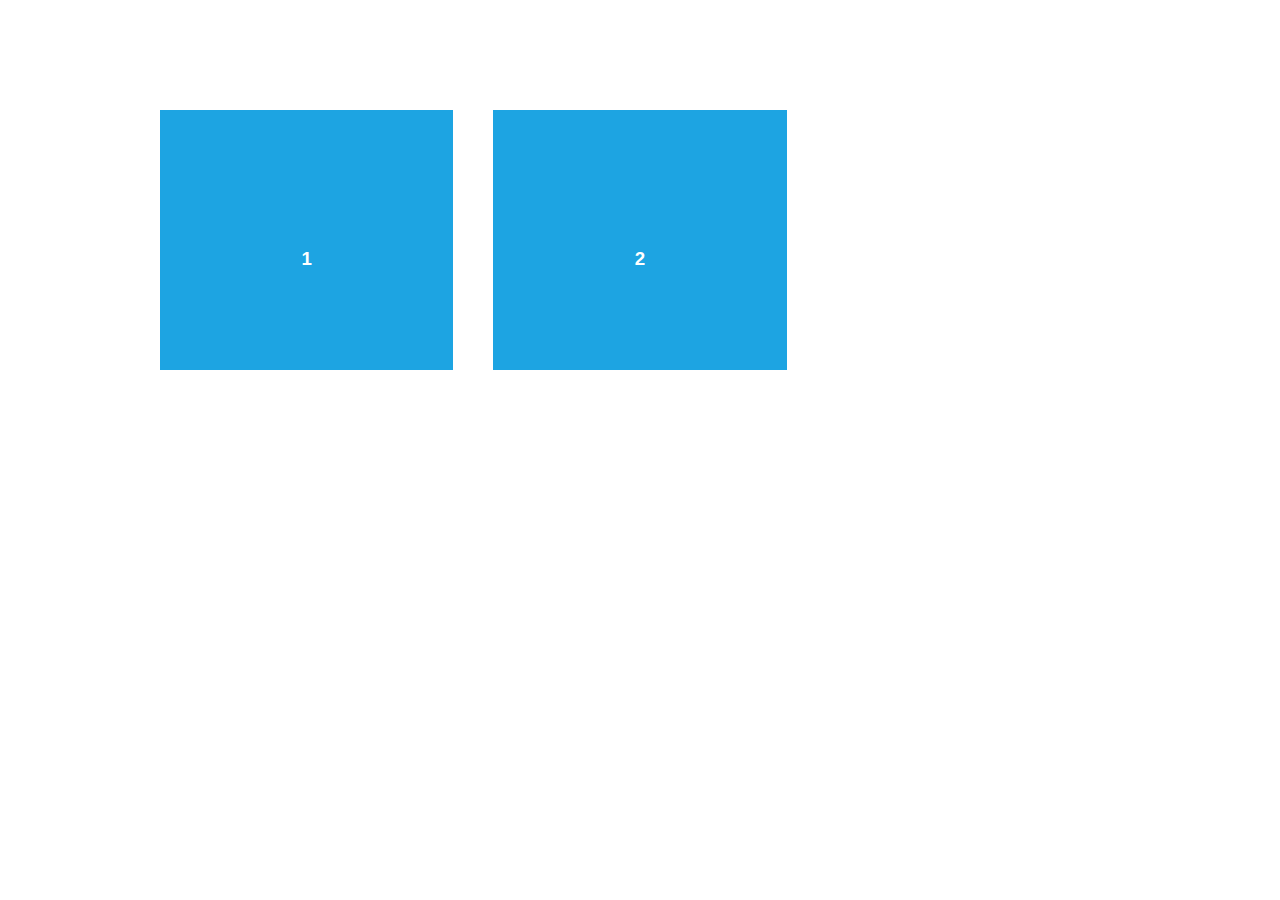
<file: Huggy Site/assets/aos-master/demo/async.html>
<!DOCTYPE html>
<html>
  <head>
    <meta charset="utf-8">
    <title>AOS - Animate on scroll library</title>
    <meta name="viewport" content="width=device-width">
    <link rel="stylesheet" href="css/styles.css" />
    <link rel="stylesheet" href="../dist/aos.css" />
  </head>
  <body>
    <div id="aos-demo" class="aos-all"></div>

    <script src="../dist/aos.js"></script>
    <script>
      AOS.init({
        easing: 'ease-in-out-sine'
      });

      setInterval(addItem, 300);

      var itemsCounter = 1;
      var container = document.getElementById('aos-demo');

      function addItem () {
        if (itemsCounter > 42) return;
        var item = document.createElement('div');
        item.classList.add('aos-item');
        item.setAttribute('data-aos', 'fade-up');
        item.innerHTML = '<div class="aos-item__inner"><h3>' + itemsCounter + '</h3></div>';
        container.appendChild(item);
        itemsCounter++;
      }
    </script>
  </body>
</html>
</file>
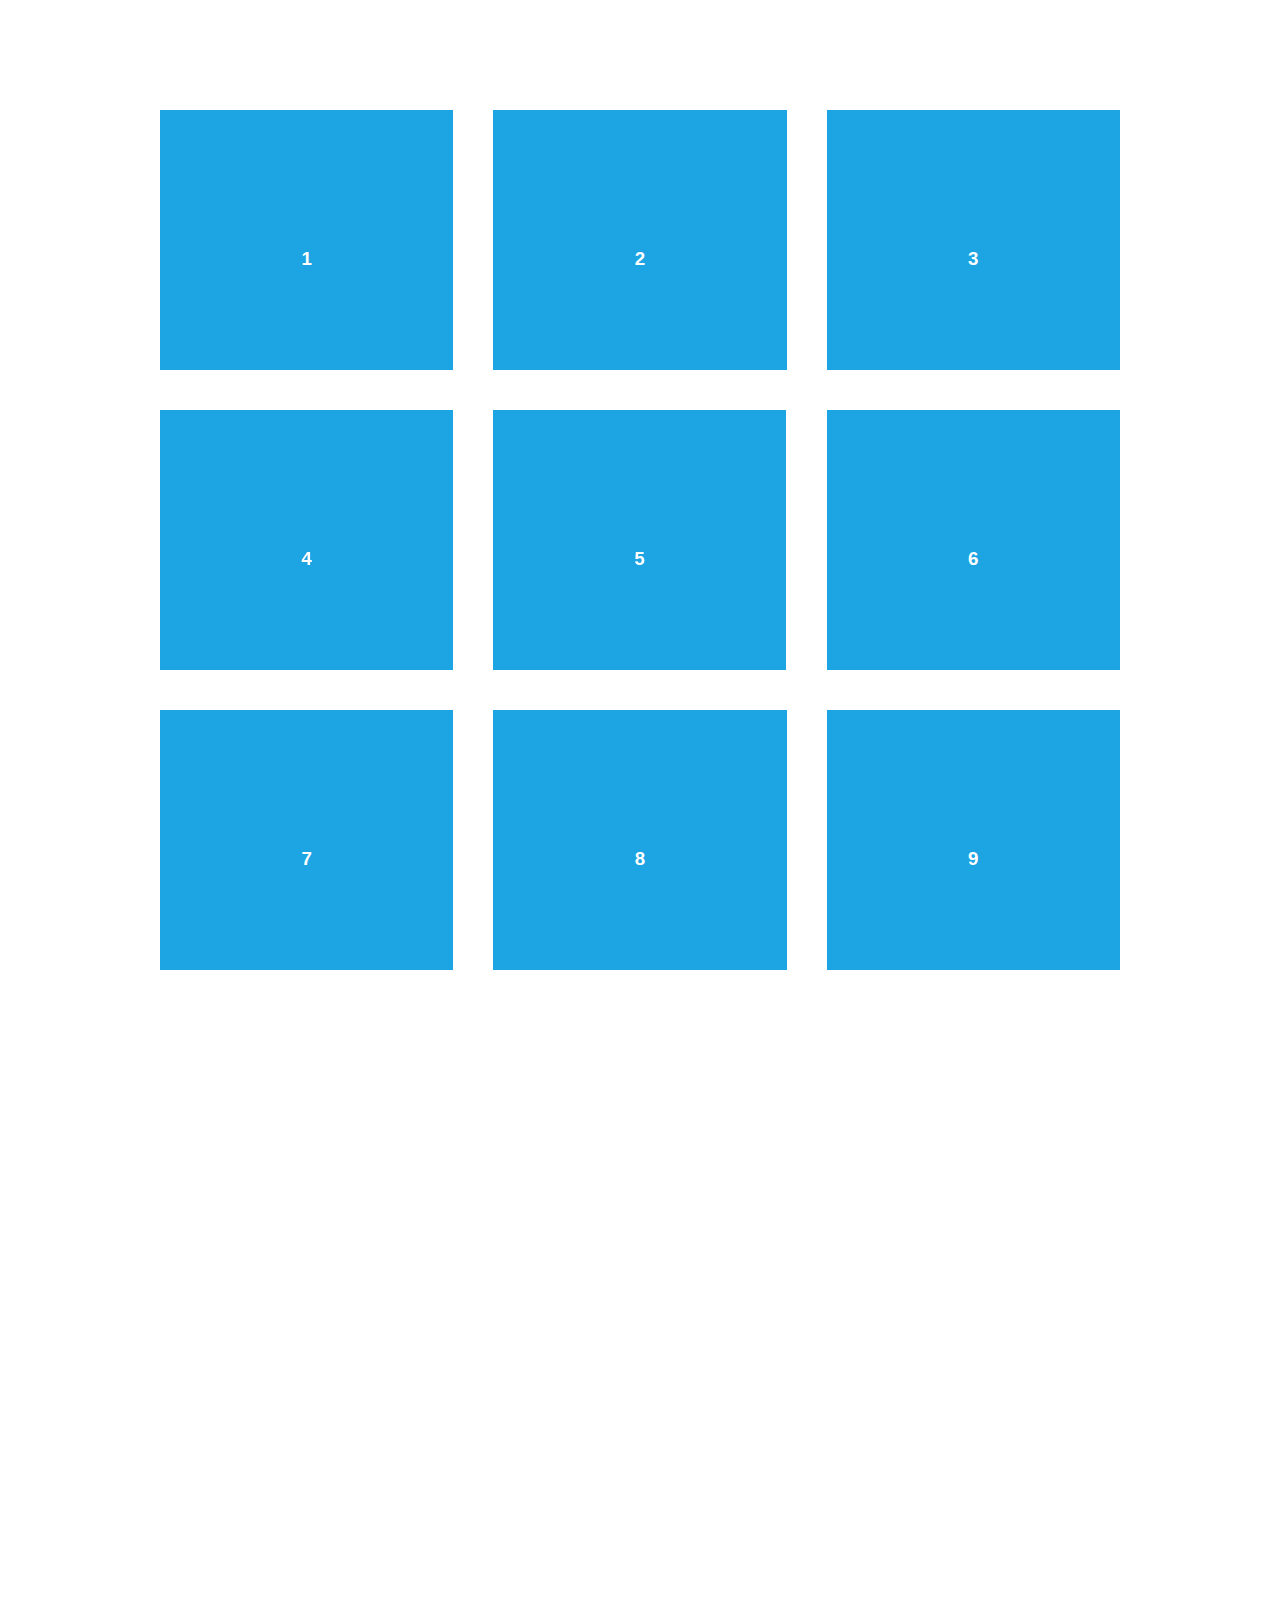
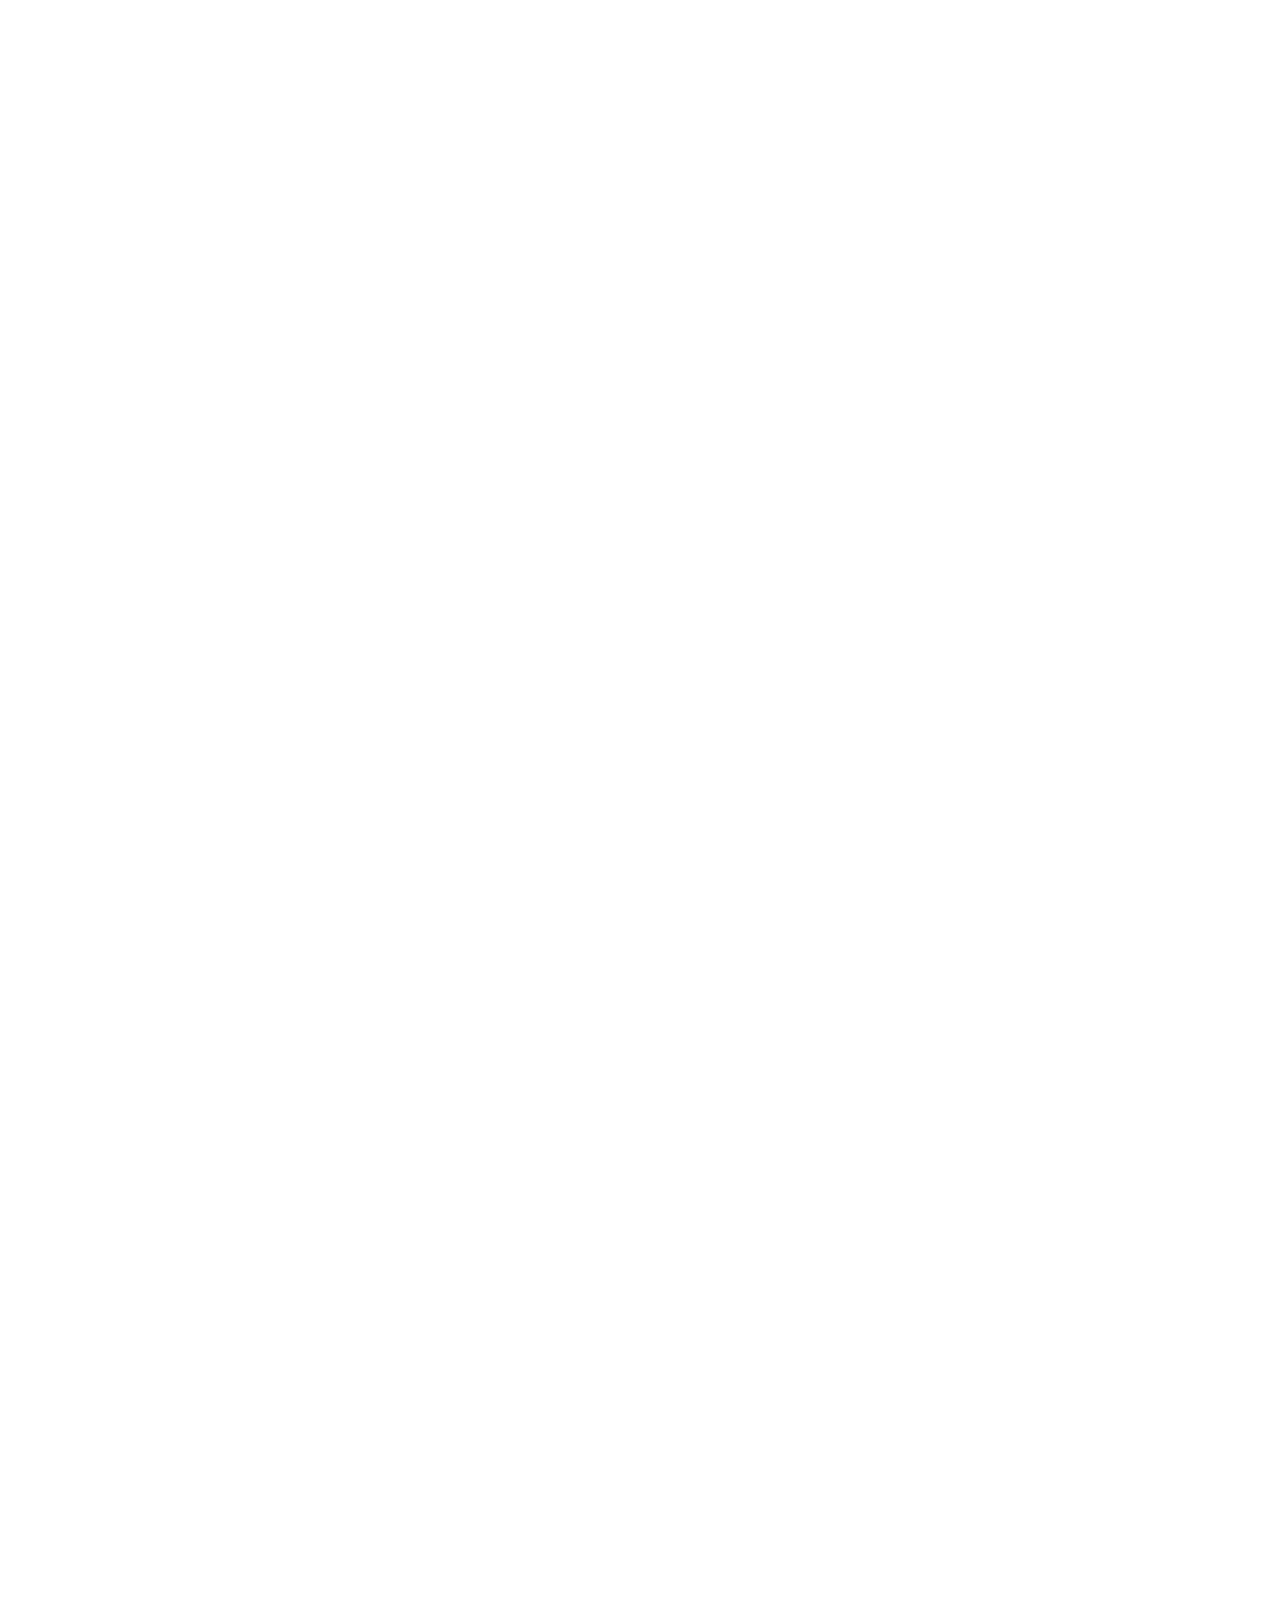
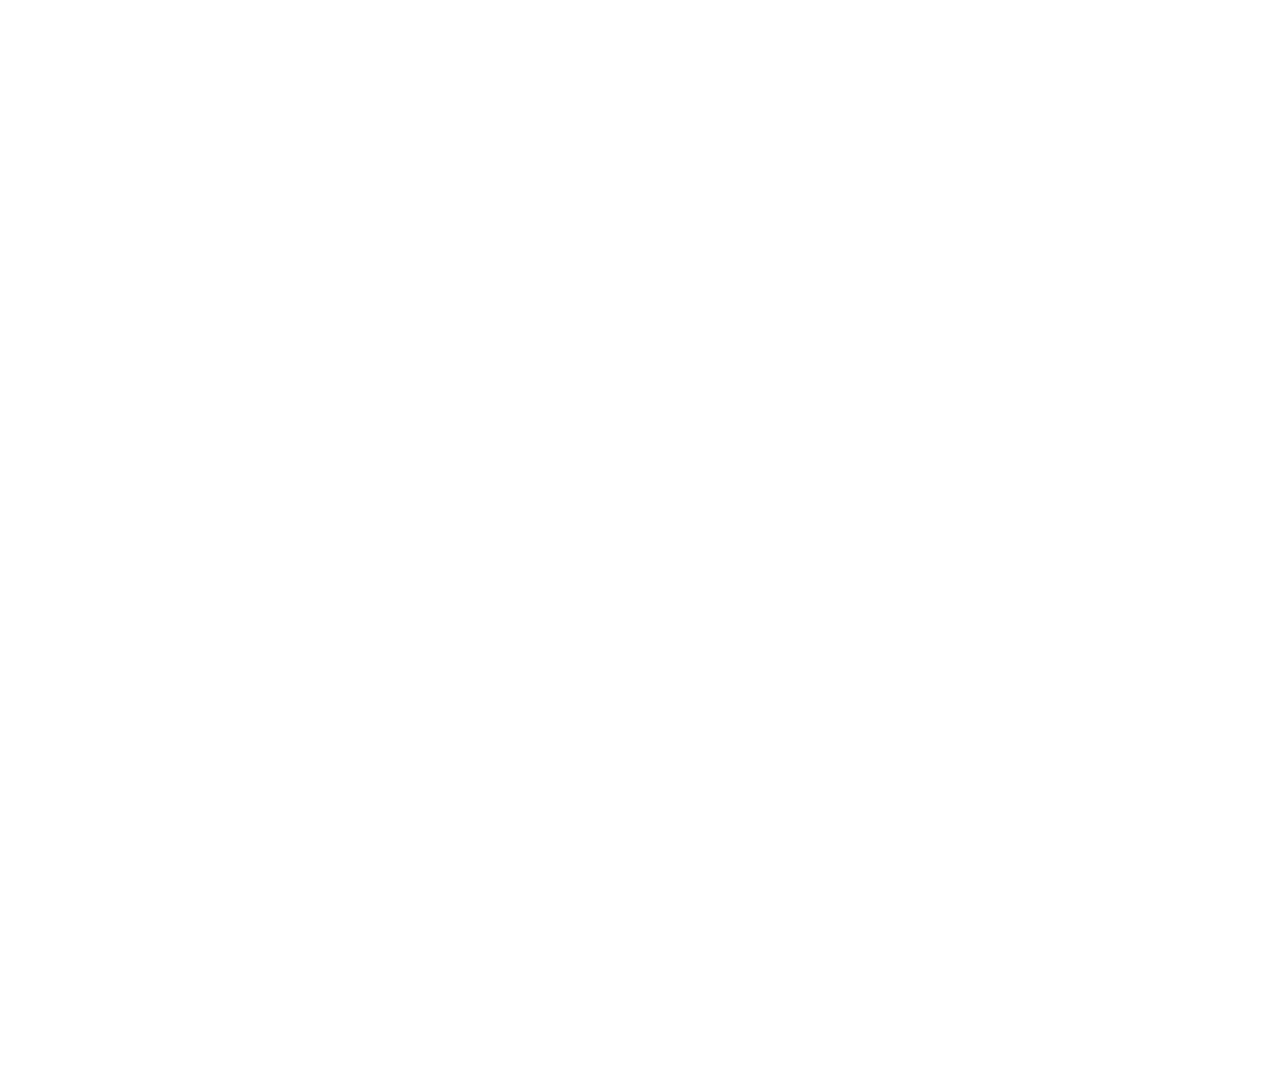
<file: Huggy Site/assets/aos-master/demo/simple.html>
<!DOCTYPE html>
<html>
  <head>
    <meta charset="utf-8">
    <title>AOS - Animate on scroll library</title>
    <meta name="viewport" content="width=device-width">
    <link rel="stylesheet" href="css/styles.css" />
    <link rel="stylesheet" href="../dist/aos.css" />
    <!--[if lt IE 9]>
    <script src="//html5shiv.googlecode.com/svn/trunk/html5.js"></script>
    <![endif]-->
  </head>
  <body>
    <div id="transcroller-body" class="aos-all">
      <div class="aos-item" data-aos="fade-up">
        <div class="aos-item__inner"><h3>1</h3></div>
      </div>
      <div class="aos-item" data-aos="fade-down">
        <div class="aos-item__inner"><h3>2</h3></div>
      </div>
      <div class="aos-item" data-aos="zoom-out-down">
        <div class="aos-item__inner"><h3>3</h3></div>
      </div>
      <div class="aos-item" data-aos="flip-down">
        <div class="aos-item__inner"><h3>4</h3></div>
      </div>
      <div class="aos-item" data-aos="flip-up">
        <div class="aos-item__inner"><h3>5</h3></div>
      </div>
      <div class="aos-item" data-aos="fade-down">
        <div class="aos-item__inner"><h3>6</h3></div>
      </div>
      <div class="aos-item" data-aos="fade-in">
        <div class="aos-item__inner"><h3>7</h3></div>
      </div>
      <div class="aos-item" data-aos="fade-down">
        <div class="aos-item__inner"><h3>8</h3></div>
      </div>
      <div class="aos-item" data-aos="fade-in">
        <div class="aos-item__inner"><h3>9</h3></div>
      </div>
      <div class="aos-item" data-aos="fade-down">
        <div class="aos-item__inner"><h3>10</h3></div>
      </div>
      <div class="aos-item" data-aos="fade-up">
        <div class="aos-item__inner"><h3>11</h3></div>
      </div>
      <div class="aos-item" data-aos="fade-down">
        <div class="aos-item__inner"><h3>12</h3></div>
      </div>
      <div class="aos-item" data-aos="fade-in">
        <div class="aos-item__inner"><h3>13</h3></div>
      </div>
      <div class="aos-item" data-aos="fade-up">
        <div class="aos-item__inner"><h3>14</h3></div>
      </div>
      <div class="aos-item" data-aos="fade-in">
        <div class="aos-item__inner"><h3>15</h3></div>
      </div>
      <div class="aos-item" data-aos="fade-up">
        <div class="aos-item__inner"><h3>16</h3></div>
      </div>
      <div class="aos-item" data-aos="fade-down">
        <div class="aos-item__inner"><h3>17</h3></div>
      </div>
      <div class="aos-item" data-aos="fade-up">
        <div class="aos-item__inner"><h3>18</h3></div>
      </div>
      <div class="aos-item" data-aos="zoom-out">
        <div class="aos-item__inner"><h3>19</h3></div>
      </div>
      <div class="aos-item" data-aos="fade-up">
        <div class="aos-item__inner"><h3>20</h3></div>
      </div>
      <div class="aos-item" data-aos="zoom-out">
        <div class="aos-item__inner"><h3>21</h3></div>
      </div>
      <div class="aos-item" data-aos="fade-in">
        <div class="aos-item__inner"><h3>22</h3></div>
      </div>
      <div class="aos-item" data-aos="zoom-out-up">
        <div class="aos-item__inner"><h3>23</h3></div>
      </div>
      <div class="aos-item" data-aos="zoom-out-down">
        <div class="aos-item__inner"><h3>24</h3></div>
      </div>
      <div class="aos-item" data-aos="fade-in">
        <div class="aos-item__inner"><h3>25</h3></div>
      </div>
      <div class="aos-item" data-aos="fade-in">
        <div class="aos-item__inner"><h3>26</h3></div>
      </div>
      <div class="aos-item" data-aos="fade-in">
        <div class="aos-item__inner"><h3>27</h3></div>
      </div>
      <div class="aos-item" data-aos="fade-in">
        <div class="aos-item__inner"><h3>28</h3></div>
      </div>
      <div class="aos-item" data-aos="fade-in">
        <div class="aos-item__inner"><h3>29</h3></div>
      </div>
      <div class="aos-item" data-aos="fade-in">
        <div class="aos-item__inner"><h3>30</h3></div>
      </div>
      <div class="aos-item" data-aos="fade-in">
        <div class="aos-item__inner"><h3>31</h3></div>
      </div>
      <div class="aos-item" data-aos="fade-in">
        <div class="aos-item__inner"><h3>32</h3></div>
      </div>
      <div class="aos-item" data-aos="fade-in">
        <div class="aos-item__inner"><h3>33</h3></div>
      </div>
      <div class="aos-item" data-aos="fade-in">
        <div class="aos-item__inner"><h3>34</h3></div>
      </div>
      <div class="aos-item" data-aos="fade-in">
        <div class="aos-item__inner"><h3>35</h3></div>
      </div>
      <div class="aos-item" data-aos="fade-in">
        <div class="aos-item__inner"><h3>36</h3></div>
      </div>
      <div class="aos-item" data-aos="fade-in">
        <div class="aos-item__inner"><h3>37</h3></div>
      </div>
      <div class="aos-item" data-aos="fade-in">
        <div class="aos-item__inner"><h3>38</h3></div>
      </div>
      <div class="aos-item" data-aos="fade-in">
        <div class="aos-item__inner"><h3>39</h3></div>
      </div>
      <div class="aos-item" data-aos="fade-in">
        <div class="aos-item__inner"><h3>40</h3></div>
      </div>
      <div class="aos-item" data-aos="fade-in">
        <div class="aos-item__inner"><h3>41</h3></div>
      </div>
      <div class="aos-item" data-aos="fade-in">
        <div class="aos-item__inner"><h3>42</h3></div>
      </div>
    </div>

    <script src="../dist/aos.js"></script>
    <script>
      AOS.init({
        easing: 'ease-in-out-sine'
      });
    </script>

    <!-- <script src="//cdnjs.cloudflare.com/ajax/libs/require.js/2.1.11/require.min.js"></script>
    <script>
      requirejs.config({
          baseUrl: '../dist',
      });

      require(['aos'], function(AOS){
          AOS.init({
              easing: 'ease-in-out-sine'
          });
      });
    </script> -->
  </body>
</html>
</file>
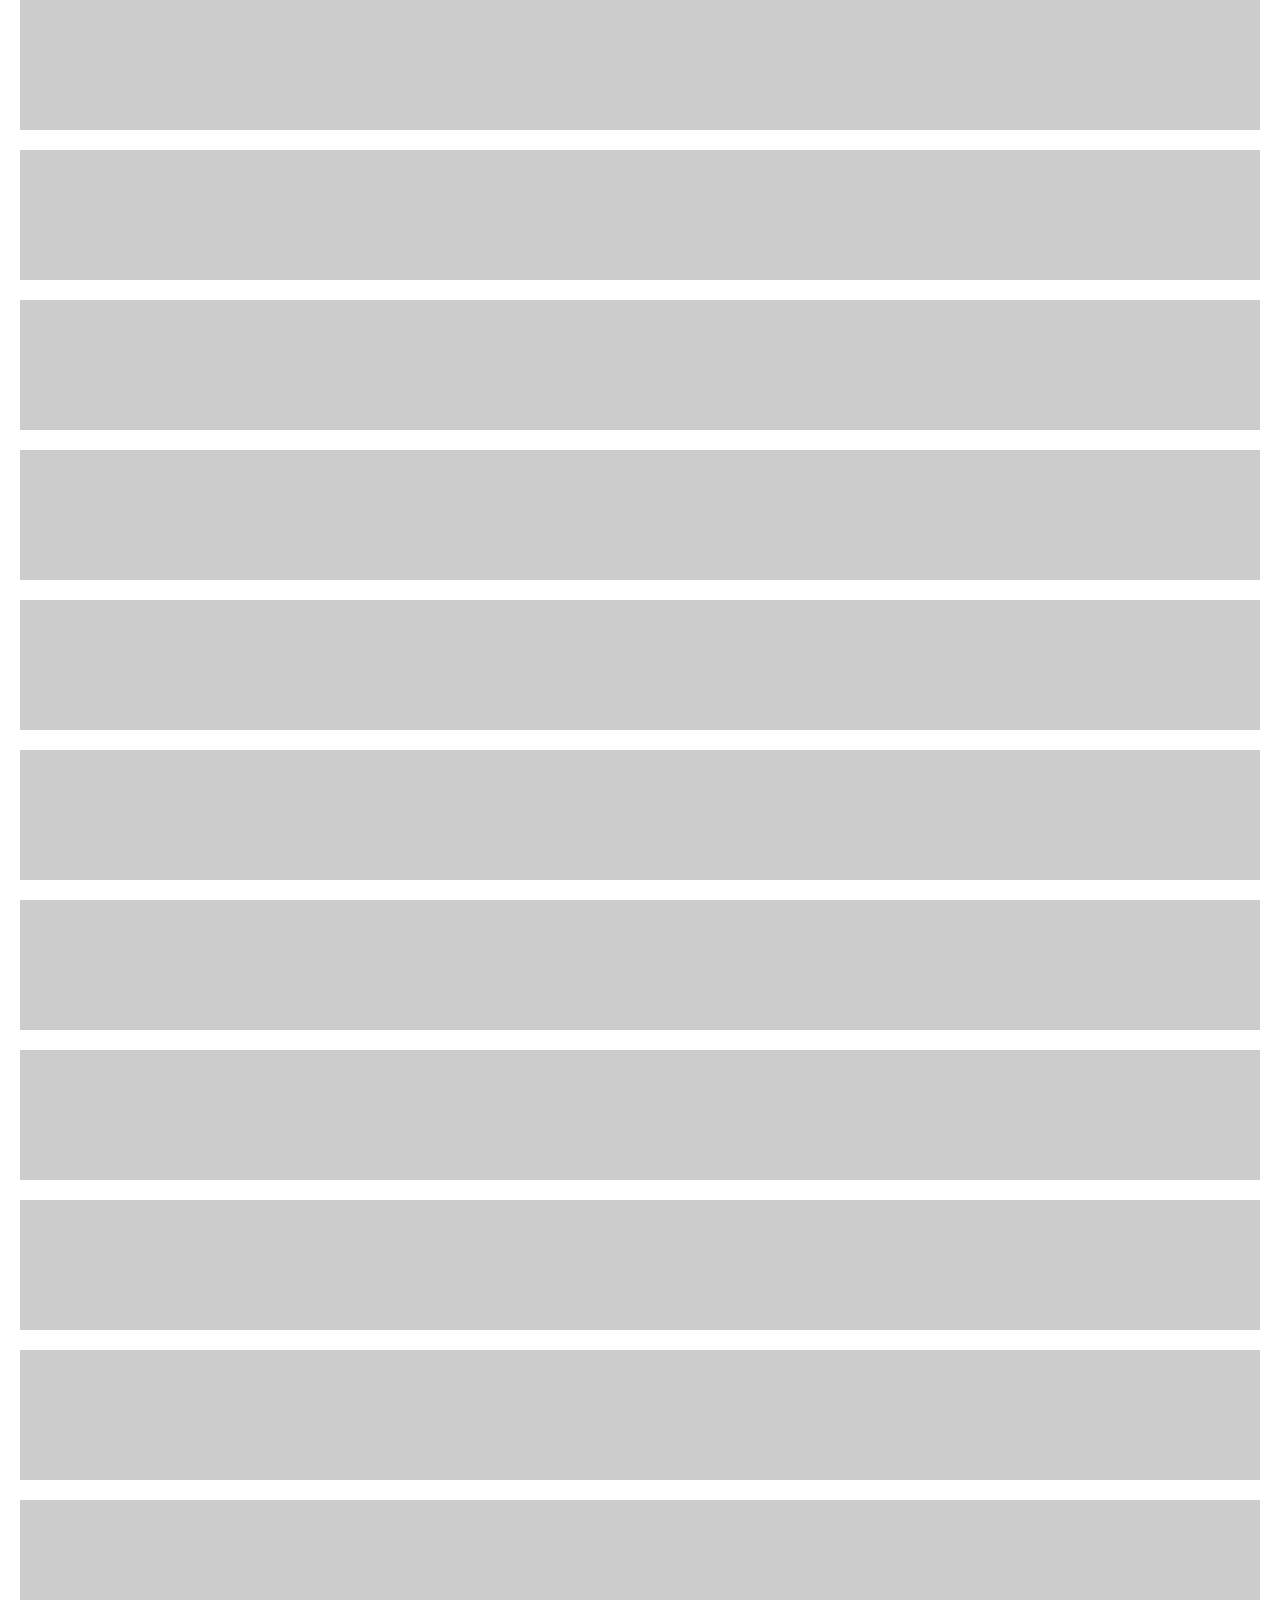
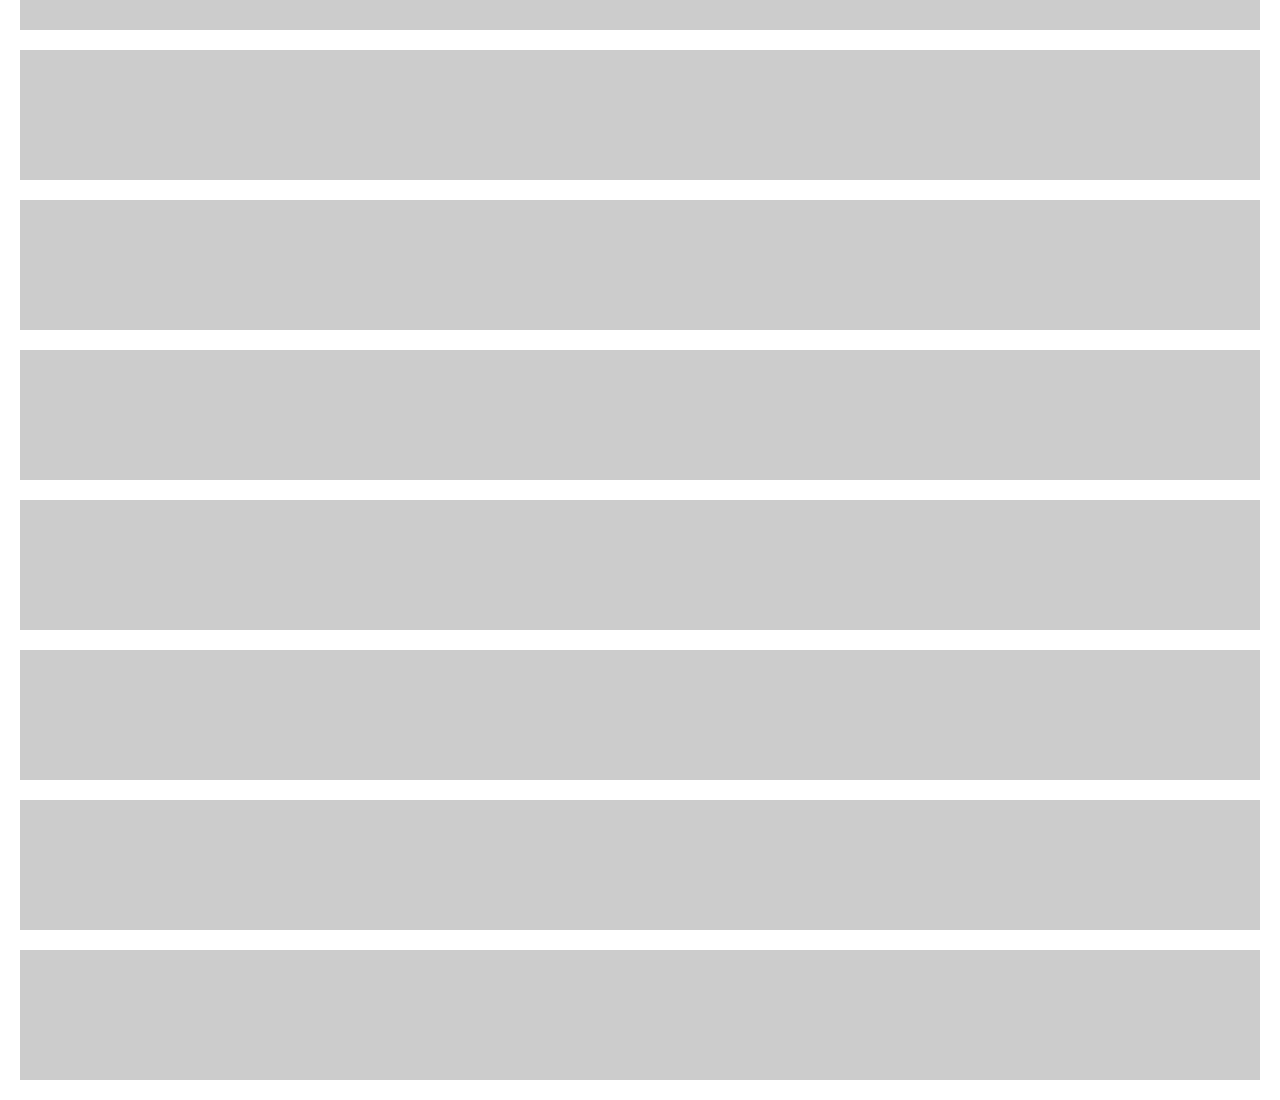
<file: Huggy Site/assets/aos-master/test/fixtures/aos-offset.fixture.html>
<!DOCTYPE html>
<html>
  <head>
    <title></title>
    <style type="text/css">
      * {box-sizing: border-box;}
      body {
        margin: 0; padding: 0 20px; text-align: center;
      }
      .aos-item {
        width: 100%; height: 130px; margin: 0 0 20px 0; background: #ccc;
      }
    </style>
  </head>
  <body class="body">
    <div class="aos-item aos-item--1" data-aos-offset="50" data-aos="fade"></div>
    <div class="aos-item aos-item--2" data-aos-offset="50" data-aos="fade-up"></div>
    <div class="aos-item aos-item--3" data-aos-offset="50" data-aos="fade-down"></div>
    <div class="aos-item aos-item--4" data-aos-offset="50" data-aos="fade-left"></div>
    <div class="aos-item aos-item--5" data-aos-offset="50" data-aos="fade-right"></div>
    <div class="aos-item aos-item--6" data-aos-offset="50" data-aos="flip-up"></div>
    <div class="aos-item aos-item--7" data-aos-offset="50" data-aos="flip-down"></div>
    <div class="aos-item aos-item--8" data-aos-offset="50" data-aos="flip-left"></div>
    <div class="aos-item aos-item--9" data-aos-offset="50" data-aos="flip-right"></div>
    <div class="aos-item aos-item--10" data-aos-offset="50" data-aos="zoom-in"></div>
    <div class="aos-item aos-item--11" data-aos-offset="50" data-aos="zoom-in-up"></div>
    <div class="aos-item aos-item--12" data-aos-offset="50" data-aos="zoom-in-down"></div>
    <div class="aos-item aos-item--13" data-aos-offset="50" data-aos="zoom-in-left"></div>
    <div class="aos-item aos-item--14" data-aos-offset="50" data-aos="zoom-in-right"></div>
    <div class="aos-item aos-item--15" data-aos-offset="50" data-aos="slide-up"></div>
    <div class="aos-item aos-item--16" data-aos-offset="50" data-aos="slide-down"></div>
    <div class="aos-item aos-item--17" data-aos-offset="50" data-aos="slide-left"></div>
    <div class="aos-item aos-item--18" data-aos-offset="50" data-aos="slide-right"></div>
  </body>
</html>
</file>
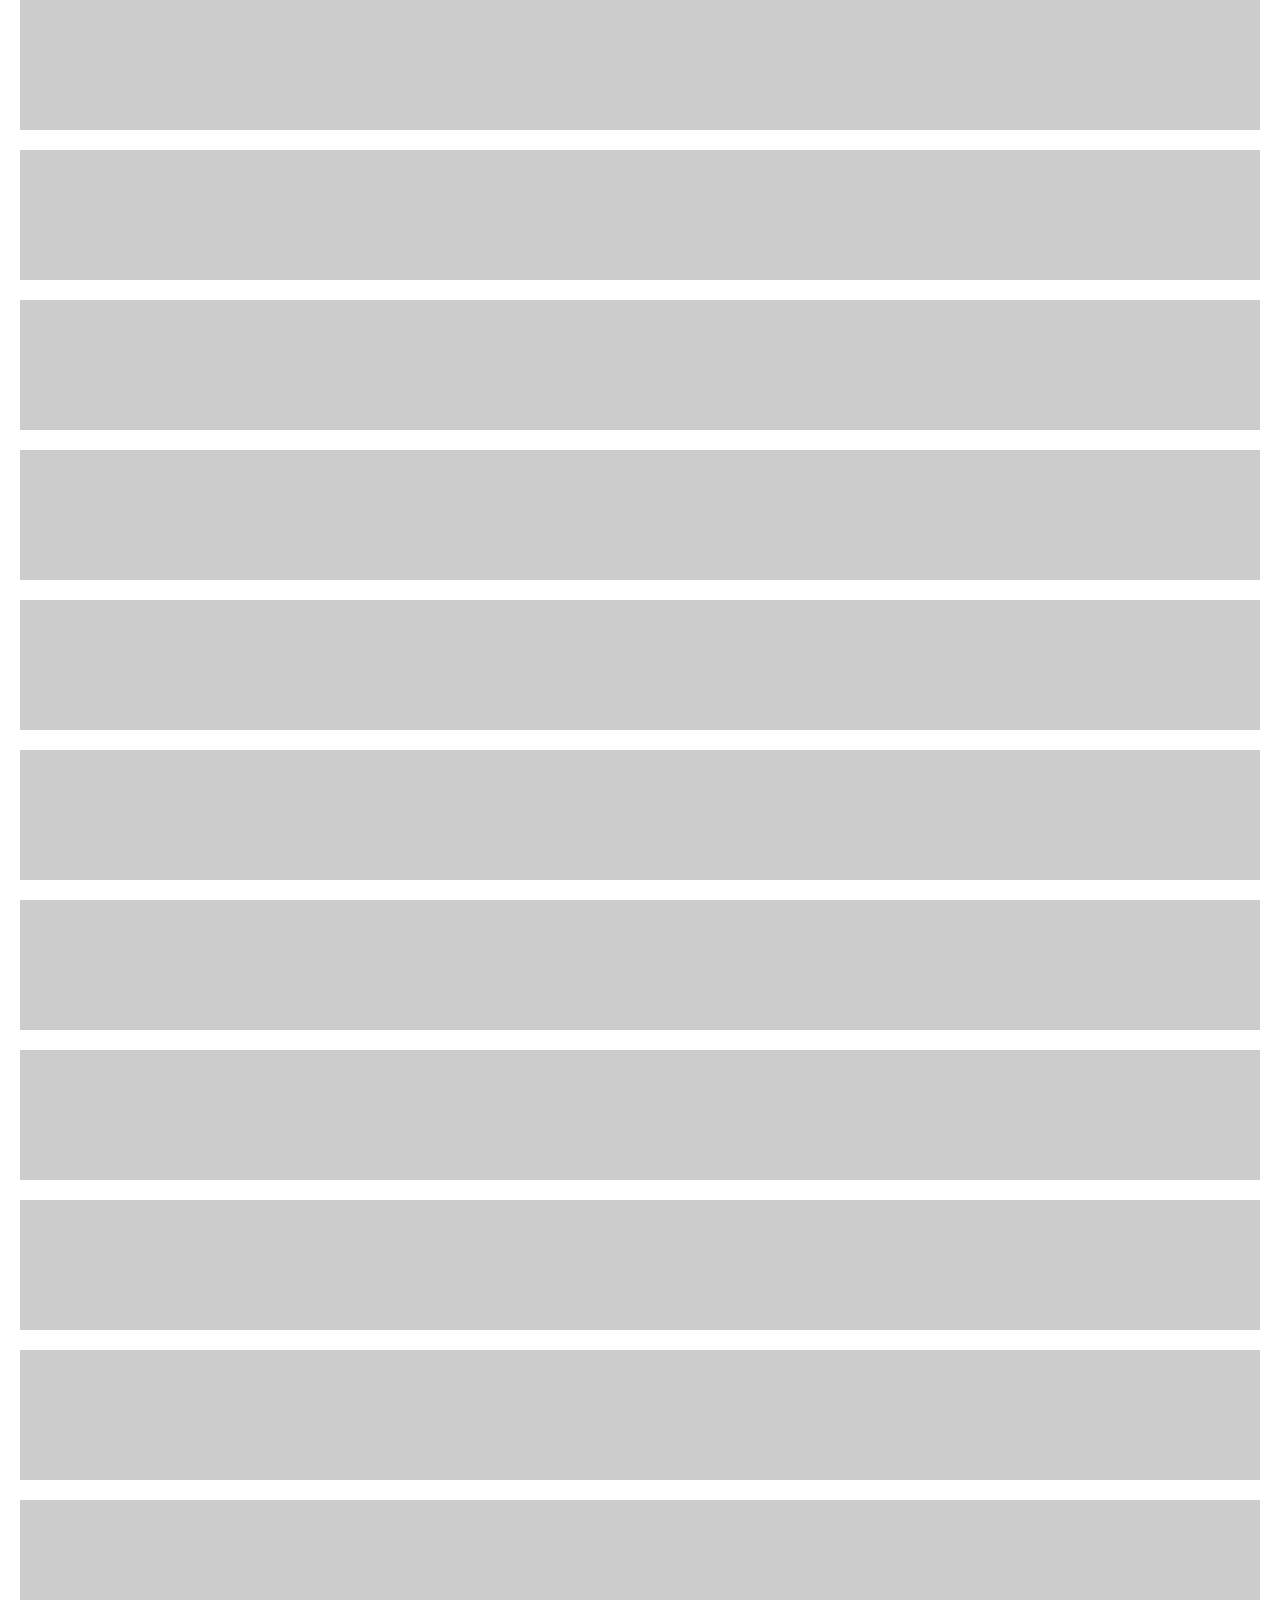
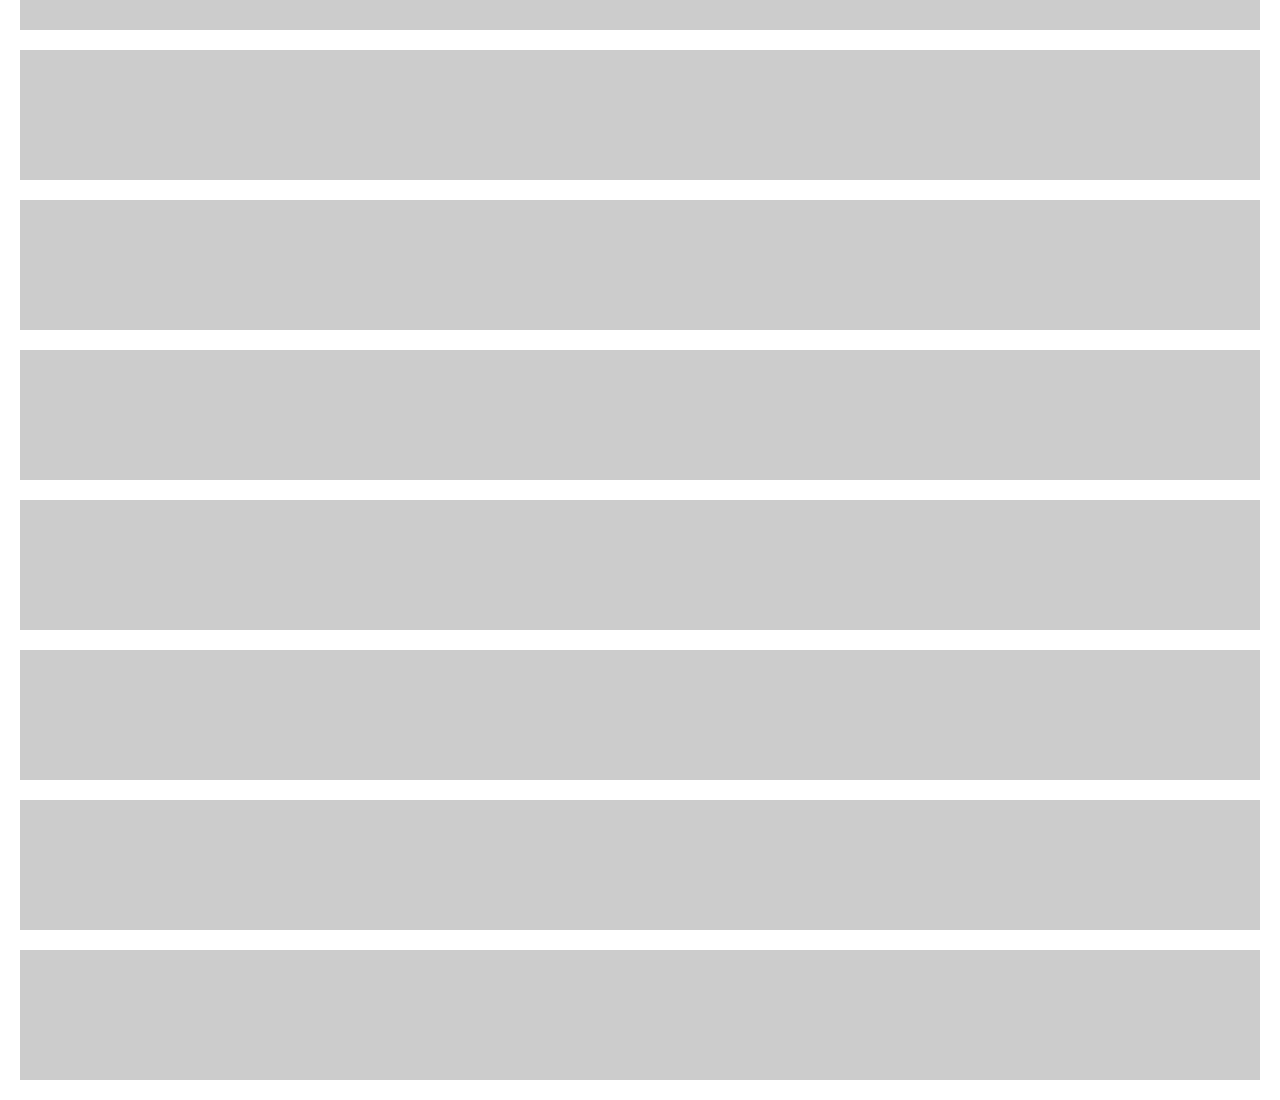
<file: Huggy Site/assets/aos-master/test/fixtures/aos.fixture.html>
<!DOCTYPE html>
<html>
  <head>
    <title></title>
    <style type="text/css">
      * {box-sizing: border-box;}
      body {
        margin: 0; padding: 0 20px; text-align: center;
      }
      .aos-item {
        width: 100%; height: 130px; margin: 0 0 20px 0; background: #ccc;
      }
    </style>
  </head>
  <body class="body">
    <div class="aos-item aos-item--1" data-aos="fade"></div>
    <div class="aos-item aos-item--2" data-aos="fade-up"></div>
    <div class="aos-item aos-item--3" data-aos="fade-down"></div>
    <div class="aos-item aos-item--4" data-aos="fade-left"></div>
    <div class="aos-item aos-item--5" data-aos="fade-right"></div>
    <div class="aos-item aos-item--6" data-aos="flip-up"></div>
    <div class="aos-item aos-item--7" data-aos="flip-down"></div>
    <div class="aos-item aos-item--8" data-aos="flip-left"></div>
    <div class="aos-item aos-item--9" data-aos="flip-right"></div>
    <div class="aos-item aos-item--10" data-aos="zoom-in"></div>
    <div class="aos-item aos-item--11" data-aos="zoom-in-up"></div>
    <div class="aos-item aos-item--12" data-aos="zoom-in-down"></div>
    <div class="aos-item aos-item--13" data-aos="zoom-in-left"></div>
    <div class="aos-item aos-item--14" data-aos="zoom-in-right"></div>
    <div class="aos-item aos-item--15" data-aos="slide-up"></div>
    <div class="aos-item aos-item--16" data-aos="slide-down"></div>
    <div class="aos-item aos-item--17" data-aos="slide-left"></div>
    <div class="aos-item aos-item--18" data-aos="slide-right"></div>
  </body>
</html>
</file>
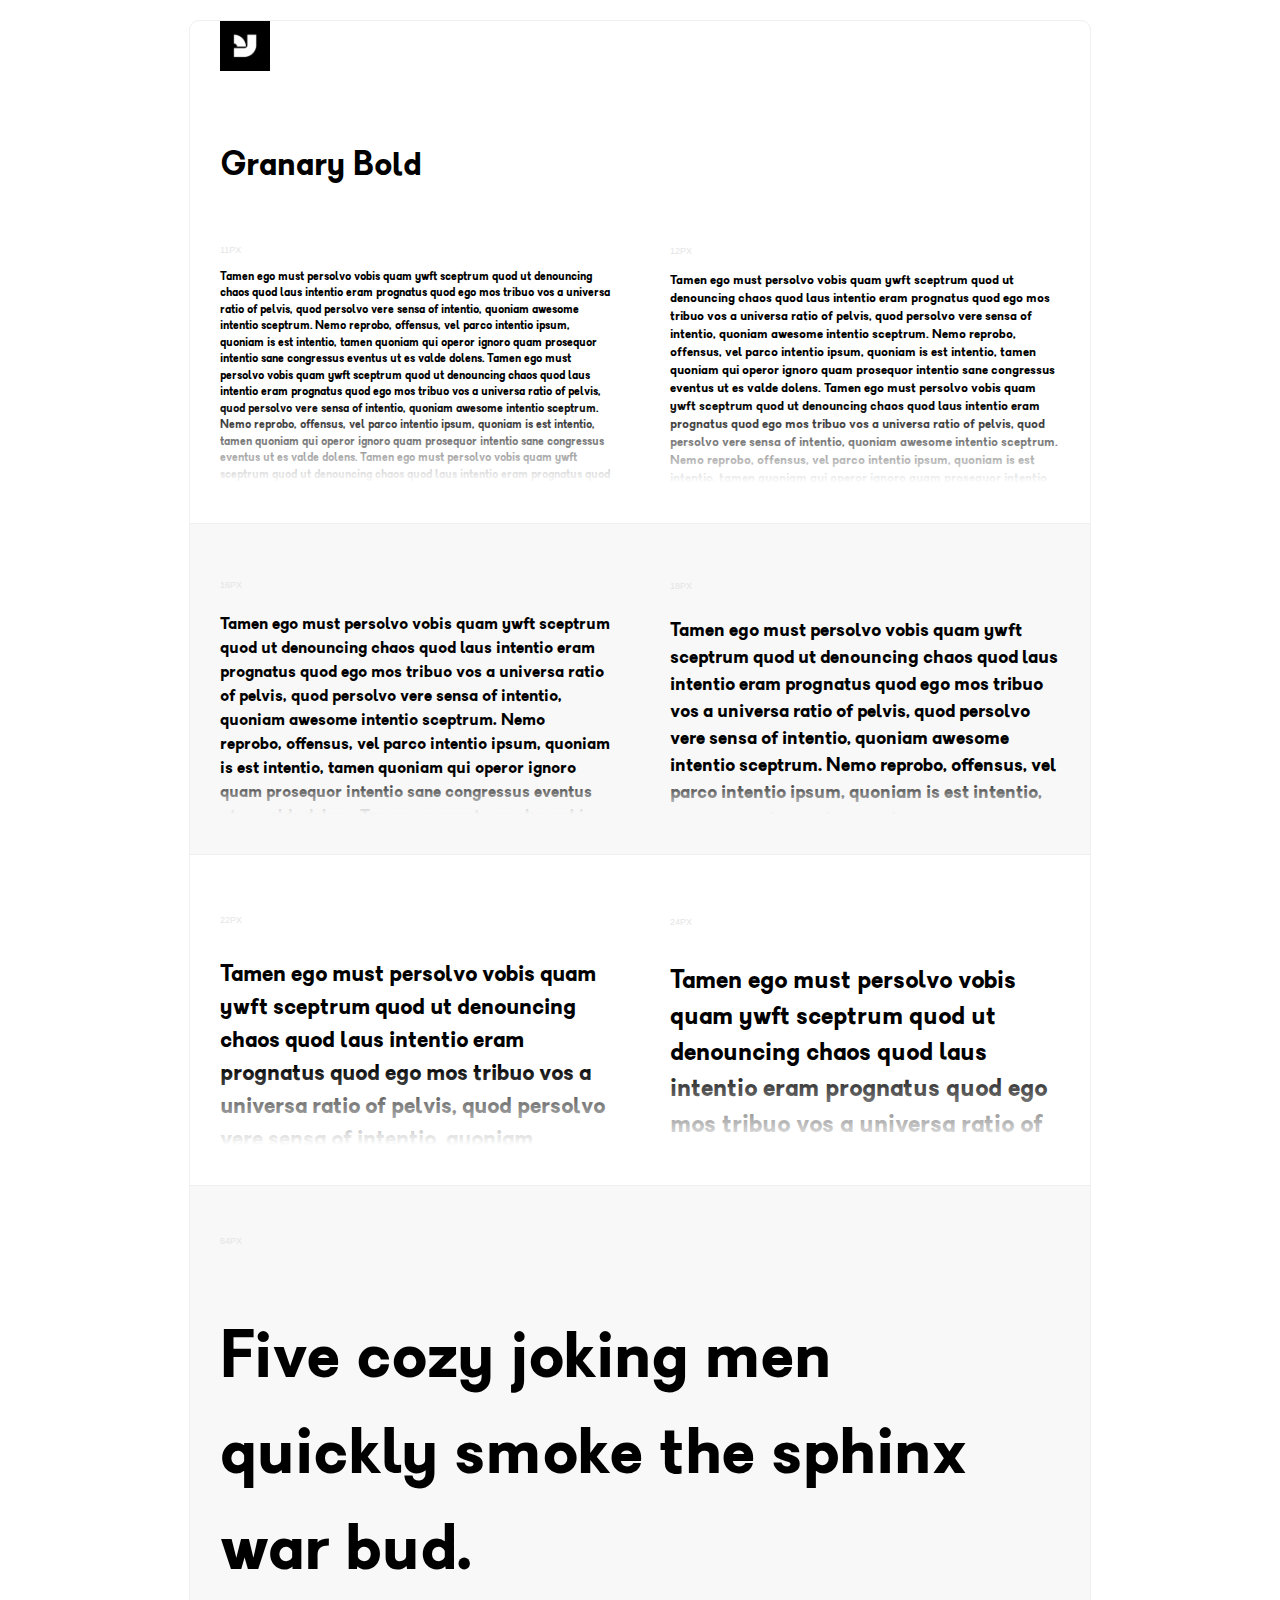
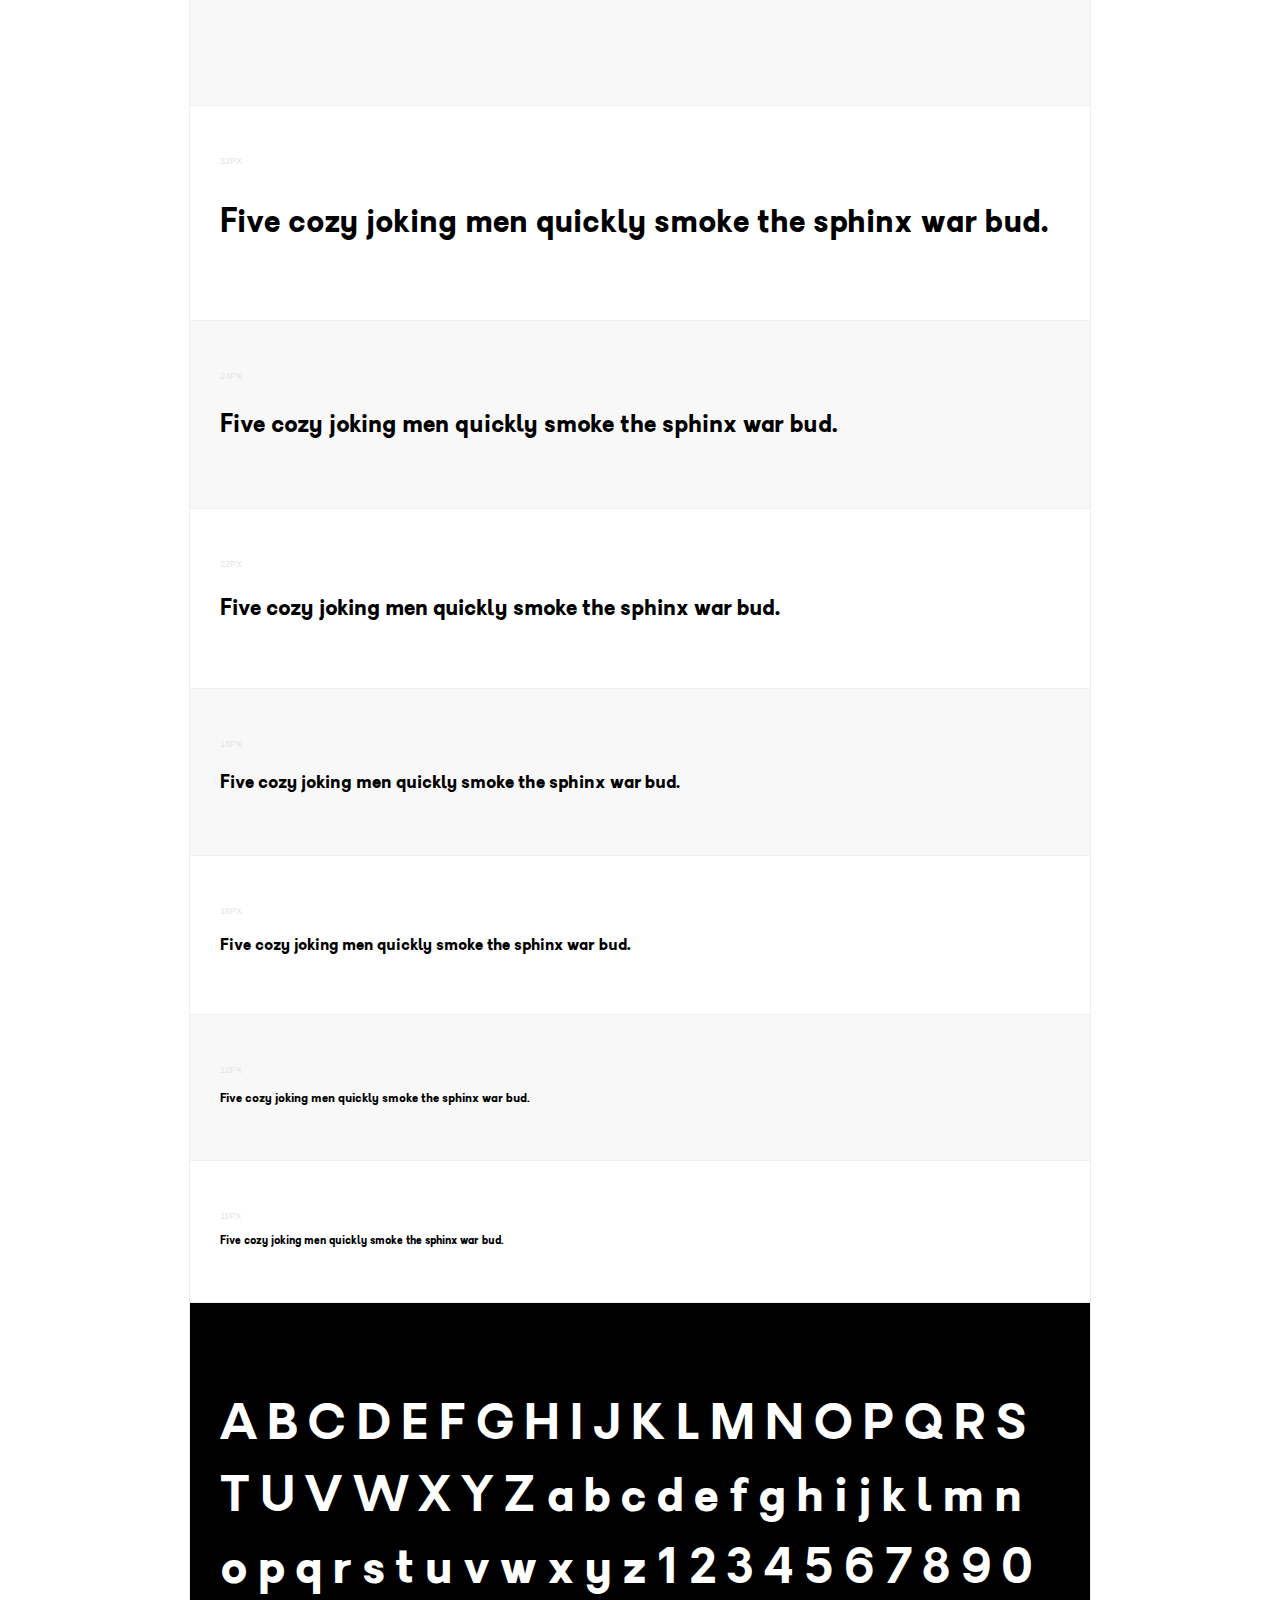
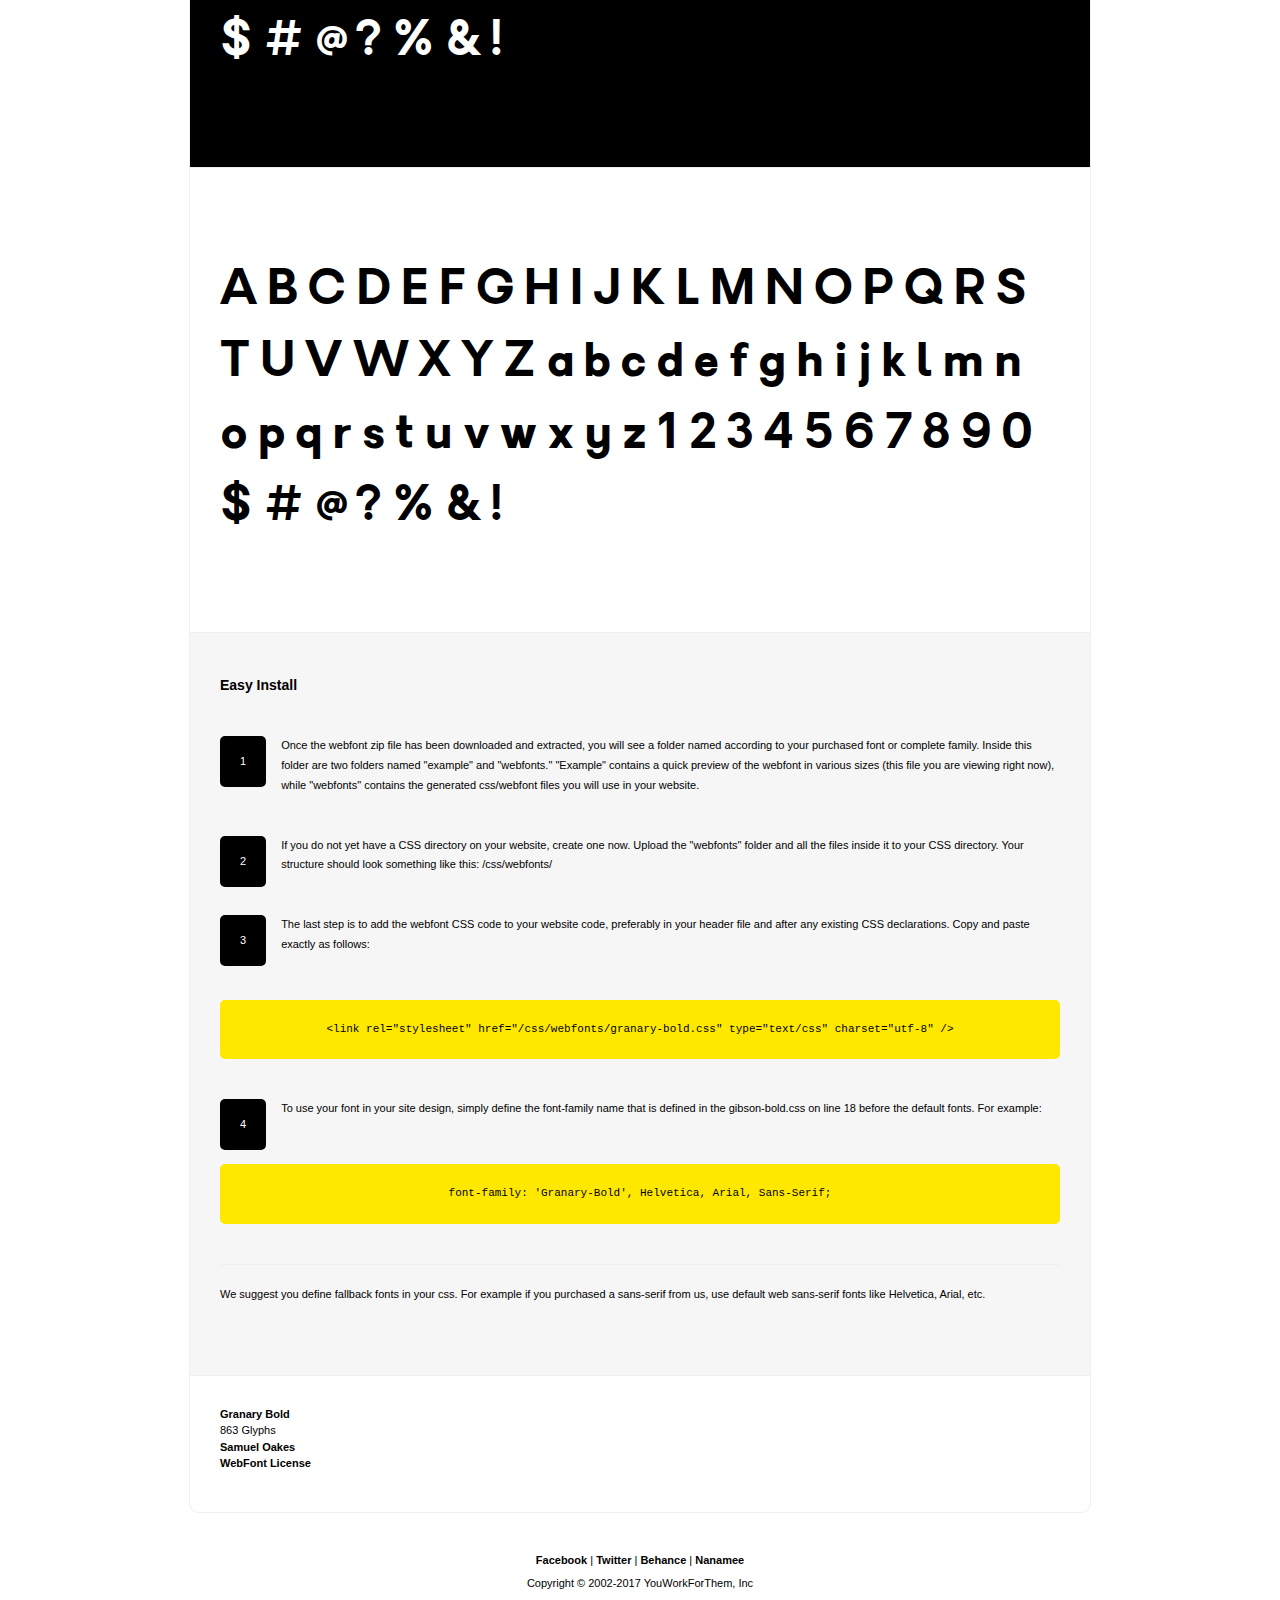
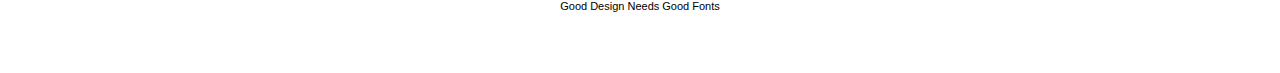
<file: Huggy Site/assets/css/fonts/Granary-Web/granary-bold/example.html>
<!DOCTYPE html PUBLIC "-//W3C//DTD XHTML 1.0 Strict//EN" "http://www.w3.org/TR/xhtml1/DTD/xhtml1-strict.dtd">
<html xmlns="http://www.w3.org/1999/xhtml" xml:lang="en" lang="en">

<head>

<title>Granary-Bold - YouWorkForThem</title>

<meta http-equiv="Content-Type" content="text/html; charset=UTF-8">

<link rel="stylesheet" type="text/css" href="example/example.css">
<link rel="stylesheet" type="text/css" href="webfonts/granary-bold.css">
<style type="text/css">
#content { 
	font-family: 'Granary-Bold', Helvetica, Arial, Sans-Serif;
	-moz-font-feature-settings:'ccmp=0,liga=0,locl=0,ordn=0,sups=0';
}
</style>

</head>

<body>
<div id="wrapper">
	<div class="inner">
	
		<div class="logo">
			<a href="https://www.youworkforthem.com"><img border="0" alt="YouWorkForThem" src="example/logo.png" height="50px" width="50px"></a>
		</div>
	
		<div id="content">
			<h1>Granary Bold</h1>
			
			<div id="textBlock">
					<div class="textBlockA s11">
						<p class="size">11px</p>
						<p>
						Tamen ego must persolvo vobis quam ywft sceptrum quod ut denouncing chaos quod laus intentio eram prognatus quod ego mos tribuo vos a universa ratio of pelvis, quod persolvo vere sensa of intentio, quoniam awesome intentio sceptrum. Nemo reprobo, offensus, vel parco intentio ipsum, quoniam is est intentio, tamen quoniam qui operor ignoro quam prosequor intentio sane congressus eventus ut es valde dolens. Tamen ego must persolvo vobis quam ywft sceptrum quod ut denouncing chaos quod laus intentio eram prognatus quod ego mos tribuo vos a universa ratio of pelvis, quod persolvo vere sensa of intentio, quoniam awesome intentio sceptrum. Nemo reprobo, offensus, vel parco intentio ipsum, quoniam is est intentio, tamen quoniam qui operor ignoro quam prosequor intentio sane congressus eventus ut es valde dolens. Tamen ego must persolvo vobis quam ywft sceptrum quod ut denouncing chaos quod laus intentio eram prognatus quod ego mos tribuo vos a universa ratio of pelvis, quod persolvo vere sensa of intentio, quoniam awesome intentio sceptrum. Nemo reprobo, offensus, vel parco intentio ipsum, quoniam is est intentio, tamen quoniam qui operor ignoro quam prosequor intentio sane congressus eventus ut es valde dolens. Tamen ego must persolvo vobis quam ywft sceptrum quod ut denouncing chaos quod laus intentio eram prognatus quod ego mos tribuo vos a universa ratio of pelvis, quod persolvo vere sensa of intentio, quoniam awesome intentio sceptrum. Nemo reprobo, offensus, vel parco intentio ipsum, quoniam is est intentio, tamen quoniam qui operor ignoro quam prosequor intentio sane congressus eventus ut es valde dolens.
						</p>
						<p class="fade"></p>
					</div>
					<div class="textBlockB s12">
						<p class="size">12px</p>
						<p>
						Tamen ego must persolvo vobis quam ywft sceptrum quod ut denouncing chaos quod laus intentio eram prognatus quod ego mos tribuo vos a universa ratio of pelvis, quod persolvo vere sensa of intentio, quoniam awesome intentio sceptrum. Nemo reprobo, offensus, vel parco intentio ipsum, quoniam is est intentio, tamen quoniam qui operor ignoro quam prosequor intentio sane congressus eventus ut es valde dolens. Tamen ego must persolvo vobis quam ywft sceptrum quod ut denouncing chaos quod laus intentio eram prognatus quod ego mos tribuo vos a universa ratio of pelvis, quod persolvo vere sensa of intentio, quoniam awesome intentio sceptrum. Nemo reprobo, offensus, vel parco intentio ipsum, quoniam is est intentio, tamen quoniam qui operor ignoro quam prosequor intentio sane congressus eventus ut es valde dolens. Tamen ego must persolvo vobis quam ywft sceptrum quod ut denouncing chaos quod laus intentio eram prognatus quod ego mos tribuo vos a universa ratio of pelvis, quod persolvo vere sensa of intentio, quoniam awesome intentio sceptrum. Nemo reprobo, offensus, vel parco intentio ipsum, quoniam is est intentio, tamen quoniam qui operor ignoro quam prosequor intentio sane congressus eventus ut es valde dolens. Tamen ego must persolvo vobis quam ywft sceptrum quod ut denouncing chaos quod laus intentio eram prognatus quod ego mos tribuo vos a universa ratio of pelvis, quod persolvo vere sensa of intentio, quoniam awesome intentio sceptrum. Nemo reprobo, offensus, vel parco intentio ipsum, quoniam is est intentio, tamen quoniam qui operor ignoro quam prosequor intentio sane congressus eventus ut es valde dolens.
						</p>
						<p class="fade"></p>
					</div>
				<div class="clear"></div>
			</div>
				
				
			<div id="textBlock" class="altcolor">
					<div class="textBlockA s16">
						<p class="size">16px</p>
						<p>
						Tamen ego must persolvo vobis quam ywft sceptrum quod ut denouncing chaos quod laus intentio eram prognatus quod ego mos tribuo vos a universa ratio of pelvis, quod persolvo vere sensa of intentio, quoniam awesome intentio sceptrum. Nemo reprobo, offensus, vel parco intentio ipsum, quoniam is est intentio, tamen quoniam qui operor ignoro quam prosequor intentio sane congressus eventus ut es valde dolens. Tamen ego must persolvo vobis quam ywft sceptrum quod ut denouncing chaos quod laus intentio eram prognatus quod ego mos tribuo vos a universa ratio of pelvis, quod persolvo vere sensa of intentio, quoniam awesome intentio sceptrum. Nemo reprobo, offensus, vel parco intentio ipsum, quoniam is est intentio, tamen quoniam qui operor ignoro quam prosequor intentio sane congressus eventus ut es valde dolens. Tamen ego must persolvo vobis quam ywft sceptrum quod ut denouncing chaos quod laus intentio eram prognatus quod ego mos tribuo vos a universa ratio of pelvis, quod persolvo vere sensa of intentio, quoniam awesome intentio sceptrum. Nemo reprobo, offensus, vel parco intentio ipsum, quoniam is est intentio, tamen quoniam qui operor ignoro quam prosequor intentio sane congressus eventus ut es valde dolens.
						</p>
						<p class="fade"></p>
					</div>
					<div class="textBlockB s18">
						<p class="size">18px</p>
						<p>
						Tamen ego must persolvo vobis quam ywft sceptrum quod ut denouncing chaos quod laus intentio eram prognatus quod ego mos tribuo vos a universa ratio of pelvis, quod persolvo vere sensa of intentio, quoniam awesome intentio sceptrum. Nemo reprobo, offensus, vel parco intentio ipsum, quoniam is est intentio, tamen quoniam qui operor ignoro quam prosequor intentio sane congressus eventus ut es valde dolens. Tamen ego must persolvo vobis quam ywft sceptrum quod ut denouncing chaos quod laus intentio eram prognatus quod ego mos tribuo vos a universa ratio of pelvis, quod persolvo vere sensa of intentio, quoniam awesome intentio sceptrum. Nemo reprobo, offensus, vel parco intentio ipsum, quoniam is est intentio, tamen quoniam qui operor ignoro quam prosequor intentio sane congressus eventus ut es valde dolens. Tamen ego must persolvo vobis quam ywft sceptrum quod ut denouncing chaos quod laus intentio eram prognatus quod ego mos tribuo vos a universa ratio of pelvis, quod persolvo vere sensa of intentio, quoniam awesome intentio sceptrum. Nemo reprobo, offensus, vel parco intentio ipsum, quoniam is est intentio, tamen quoniam qui operor ignoro quam prosequor intentio sane congressus eventus ut es valde dolens.
						</p>
						<p class="fade"></p>
					</div>
					<div class="clear"></div>
			</div>
			
			
			<div id="textBlock">
				<div class="textBlockA s22">
					<p class="size">22px</p>
					<p>
					Tamen ego must persolvo vobis quam ywft sceptrum quod ut denouncing chaos quod laus intentio eram prognatus quod ego mos tribuo vos a universa ratio of pelvis, quod persolvo vere sensa of intentio, quoniam awesome intentio sceptrum. Nemo reprobo, offensus, vel parco intentio ipsum, quoniam is est intentio, tamen quoniam qui operor ignoro quam prosequor intentio sane congressus eventus ut es valde dolens. Tamen ego must persolvo vobis quam ywft sceptrum quod ut denouncing chaos quod laus intentio eram prognatus quod ego mos tribuo vos a universa ratio of pelvis, quod persolvo vere sensa of intentio, quoniam awesome intentio sceptrum. Nemo reprobo, offensus, vel parco intentio ipsum, quoniam is est intentio, tamen quoniam qui operor ignoro quam prosequor intentio sane congressus eventus ut es valde dolens. Tamen ego must persolvo vobis quam ywft sceptrum quod ut denouncing chaos quod laus intentio eram prognatus quod ego mos tribuo vos a universa ratio of pelvis, quod persolvo vere sensa of intentio, quoniam awesome intentio sceptrum. Nemo reprobo, offensus, vel parco intentio ipsum, quoniam is est intentio, tamen quoniam qui operor ignoro quam prosequor intentio sane congressus eventus ut es valde dolens.
					</p>
					<p class="fade"></p>
				</div>
				<div class="textBlockB s24">
					<p class="size">24px</p>
					<p>
					Tamen ego must persolvo vobis quam ywft sceptrum quod ut denouncing chaos quod laus intentio eram prognatus quod ego mos tribuo vos a universa ratio of pelvis, quod persolvo vere sensa of intentio, quoniam awesome intentio sceptrum. Nemo reprobo, offensus, vel parco intentio ipsum, quoniam is est intentio, tamen quoniam qui operor ignoro quam prosequor intentio sane congressus eventus ut es valde dolens. Tamen ego must persolvo vobis quam ywft sceptrum quod ut denouncing chaos quod laus intentio eram prognatus quod ego mos tribuo vos a universa ratio of pelvis, quod persolvo vere sensa of intentio, quoniam awesome intentio sceptrum. Nemo reprobo, offensus, vel parco intentio ipsum, quoniam is est intentio, tamen quoniam qui operor ignoro quam prosequor intentio sane congressus eventus ut es valde dolens. Tamen ego must persolvo vobis quam ywft sceptrum quod ut denouncing chaos quod laus intentio eram prognatus quod ego mos tribuo vos a universa ratio of pelvis, quod persolvo vere sensa of intentio, quoniam awesome intentio sceptrum. Nemo reprobo, offensus, vel parco intentio ipsum, quoniam is est intentio, tamen quoniam qui operor ignoro quam prosequor intentio sane congressus eventus ut es valde dolens.
					</p>
					<p class="fade"></p>
				</div>
				<div class="clear"></div>
			</div>
			
			
			<!-- Text Line Examples -->
			<div id="textBlock" class="altcolor">
				<p class="size">64px</p>
				<div class="s64"><p>Five cozy joking men quickly smoke the sphinx war bud.</p></div>
			</div>
			<div id="textBlock">
				<p class="size">32px</p>
				<div class="s32"><p>Five cozy joking men quickly smoke the sphinx war bud.</p></div>
			</div>
			<div id="textBlock" class="altcolor">
				<p class="size">24px</p>
				<div class="s24"><p>Five cozy joking men quickly smoke the sphinx war bud.</p></div>
			</div>
			<div id="textBlock">	
				<p class="size">22px</p>
				<div class="s22"><p>Five cozy joking men quickly smoke the sphinx war bud.</p></div>
			</div>
			<div id="textBlock" class="altcolor">
				<p class="size">18px</p>
				<div class="s18"><p>Five cozy joking men quickly smoke the sphinx war bud.</p></div>
			</div>
			<div id="textBlock">
				<p class="size">16px</p>
				<div class="s16"><p>Five cozy joking men quickly smoke the sphinx war bud.</p></div>
			</div>
			<div id="textBlock" class="altcolor">
				<p class="size">12px</p>
				<div class="s12"><p>Five cozy joking men quickly smoke the sphinx war bud.</p></div>
			</div>
			<div id="textBlock">	
				<p class="size">11px</p>
				<div class="s11"><p>Five cozy joking men quickly smoke the sphinx war bud.</p></div>
			</div>
			
			
			<div class="glyphs glyphs-alt">
				<p>A B C D E F G H I J K L M N O P Q R S T U V W X Y Z a b c d e f g h i j k l m n o p q r s t u v w x y z 1 2 3 4 5 6 7 8 9 0 $ # @ ? % & !</p>
			</div>
			
			
			<div class="glyphs">
				<p>A B C D E F G H I J K L M N O P Q R S T U V W X Y Z a b c d e f g h i j k l m n o p q r s t u v w x y z 1 2 3 4 5 6 7 8 9 0 $ # @ ? % & !</p>
			</div>

			
			<div id="help">
				<h2>Easy Install</h2>
	
				<div class="helpBlock">
					<span class="number">1</span> Once the webfont zip file has been downloaded and extracted, you will see a folder named according to your purchased font or complete family. Inside this folder are two folders named "example" and "webfonts." "Example" contains a quick preview of the webfont in various sizes (this file you are viewing right now), while "webfonts" contains the generated css/webfont files you will use in your website.
				</div>
				<div class="helpBlock">
					<span class="number">2</span> If you do not yet have a CSS directory on your website, create one now. Upload the "webfonts" folder and all the files inside it to your CSS directory. Your structure should look something like this: /css/webfonts/
				</div>
				<div class="helpBlock">
					<span class="number">3</span>The last step is to add the webfont CSS code to your website code, preferably in your header file and after any existing CSS declarations. Copy and paste exactly as follows:
					<div class="codeSample">
					&lt;link rel=&quot;stylesheet&quot; href=&quot;/css/webfonts/granary-bold.css&quot; type=&quot;text/css&quot; charset=&quot;utf-8&quot; /&gt;
					</div>
				</div>
				<div class="helpBlock">
					<span class="number">4</span> To use your font in your site design, simply define the font-family name that is defined in the gibson-bold.css on line 18 before the default fonts. For example:  
					<div class="codeSample">
						font-family: 'Granary-Bold', Helvetica, Arial, Sans-Serif;
					</div>
				</div>
				<div class="line"></div>
				<div class="helpBlock">
				We suggest you define fallback fonts in your css. For example if you purchased a sans-serif from us, use default web sans-serif fonts like Helvetica, Arial, etc.
				</div>
			</div>
			
			<div id="metaData">
				<a href="https://www.youworkforthem.com/font/T7542/granary-typeface" title="Granary Bold">Granary Bold</a><br/>
				863 Glyphs<br/>
				<a href="https://www.youworkforthem.com/designer/889/samuel-oakes" title="Download Fonts designed by Samuel Oakes">Samuel Oakes</a><br/>
				<a href="https://www.youworkforthem.com/font-license">WebFont License</a><br/>
			</div>

		</div>
	</div>	
</div>
	
<div id="footer">
	<p><a href="http://facebook.com/youworkforthem" target="_blank">Facebook</a> | <a href="http://twitter.com/youworkforthem" target="_blank">Twitter</a> | <a href="http://behance.com/youworkforthem" target="_blank">Behance</a> | <a href="http://nanamee.com" target="_blank">Nanamee</a></p>
	<p>Copyright &copy; 2002-2017 YouWorkForThem, Inc</p>
	<p>Good Design Needs Good Fonts</p>
</div>

</body>
</html>
</file>
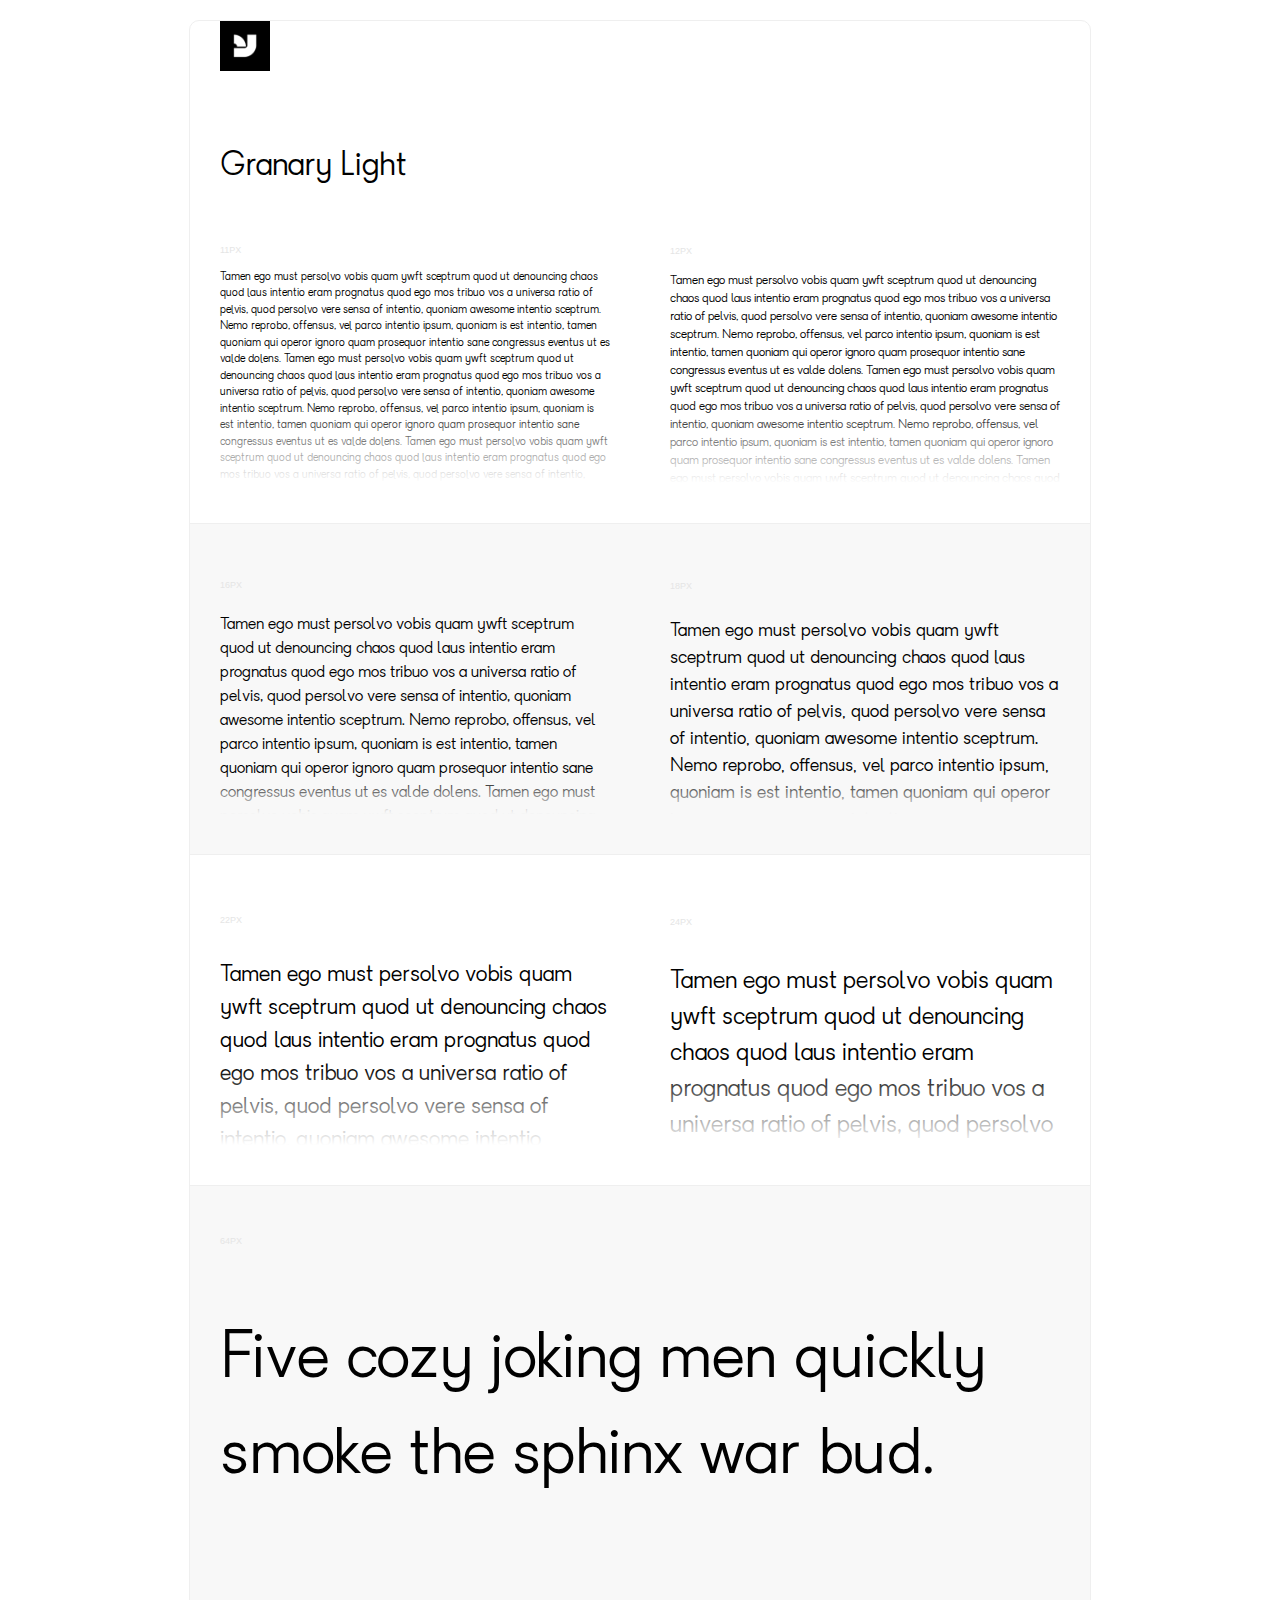
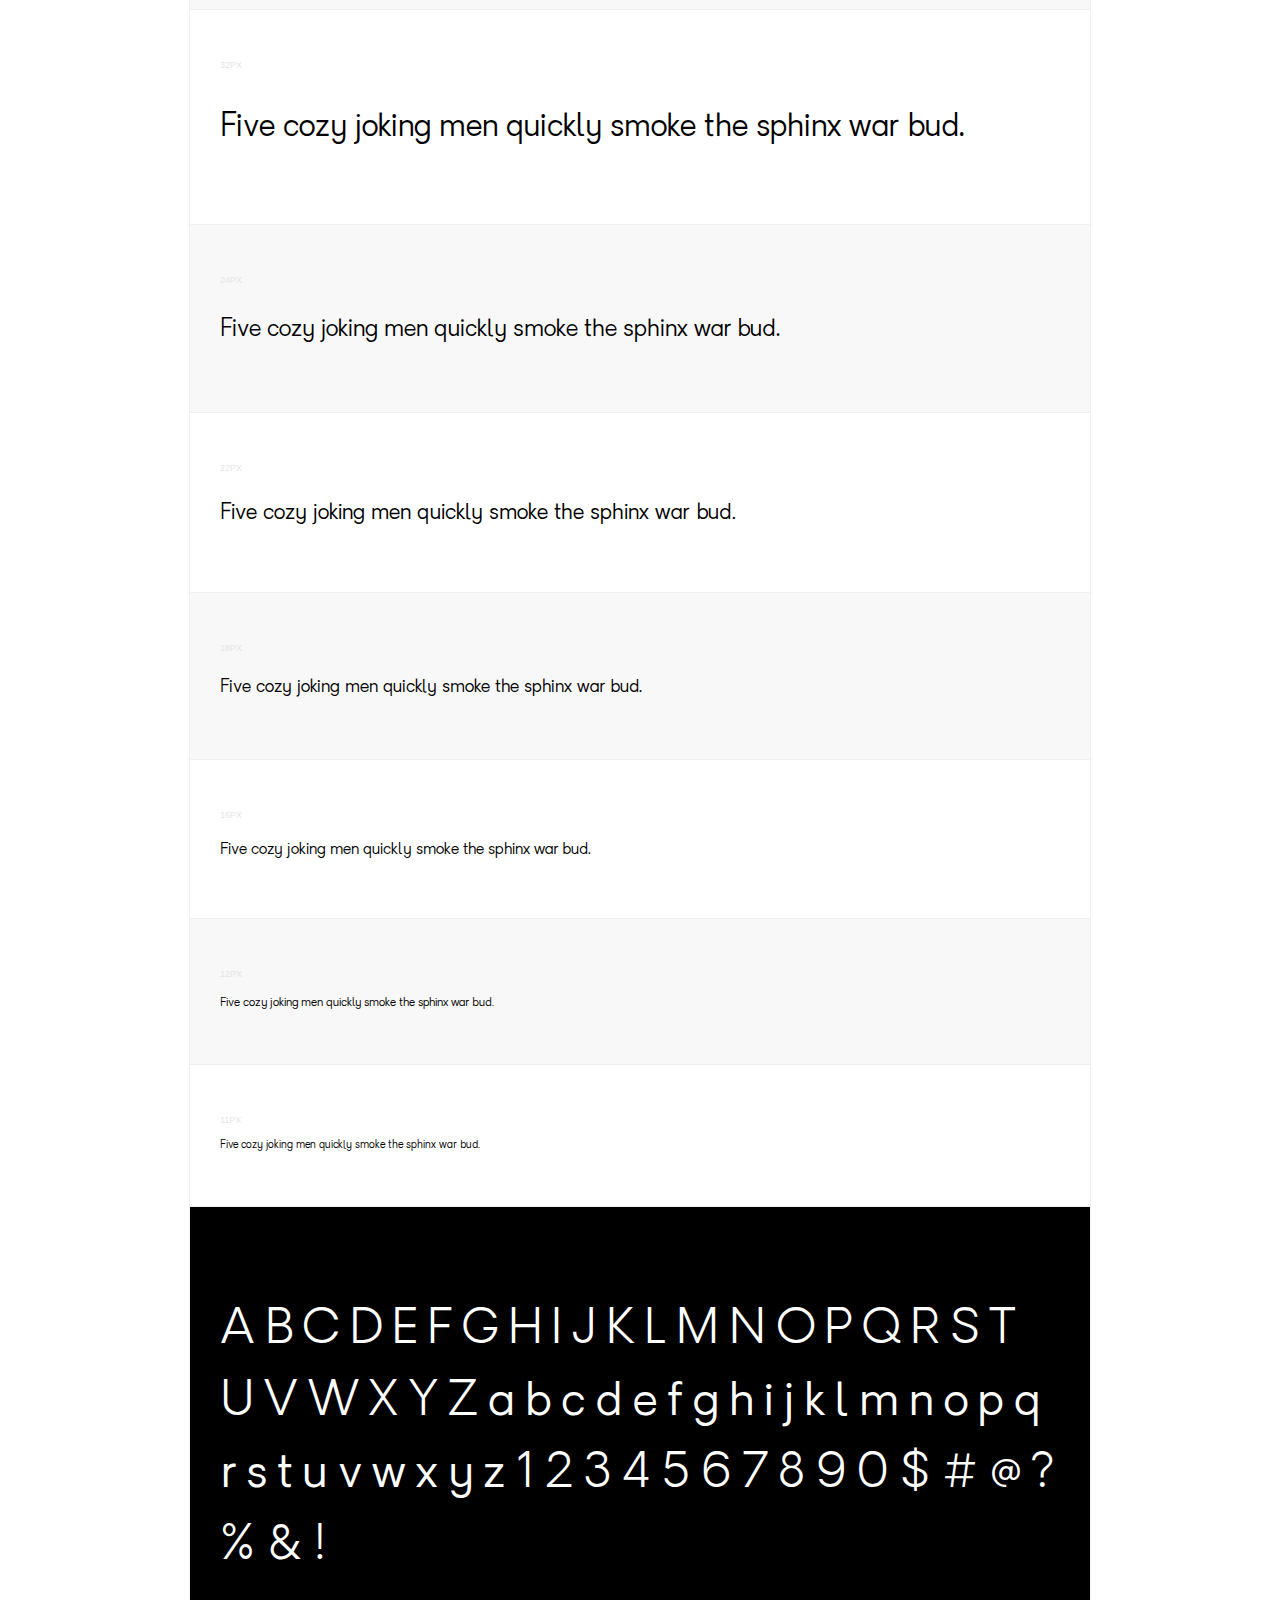
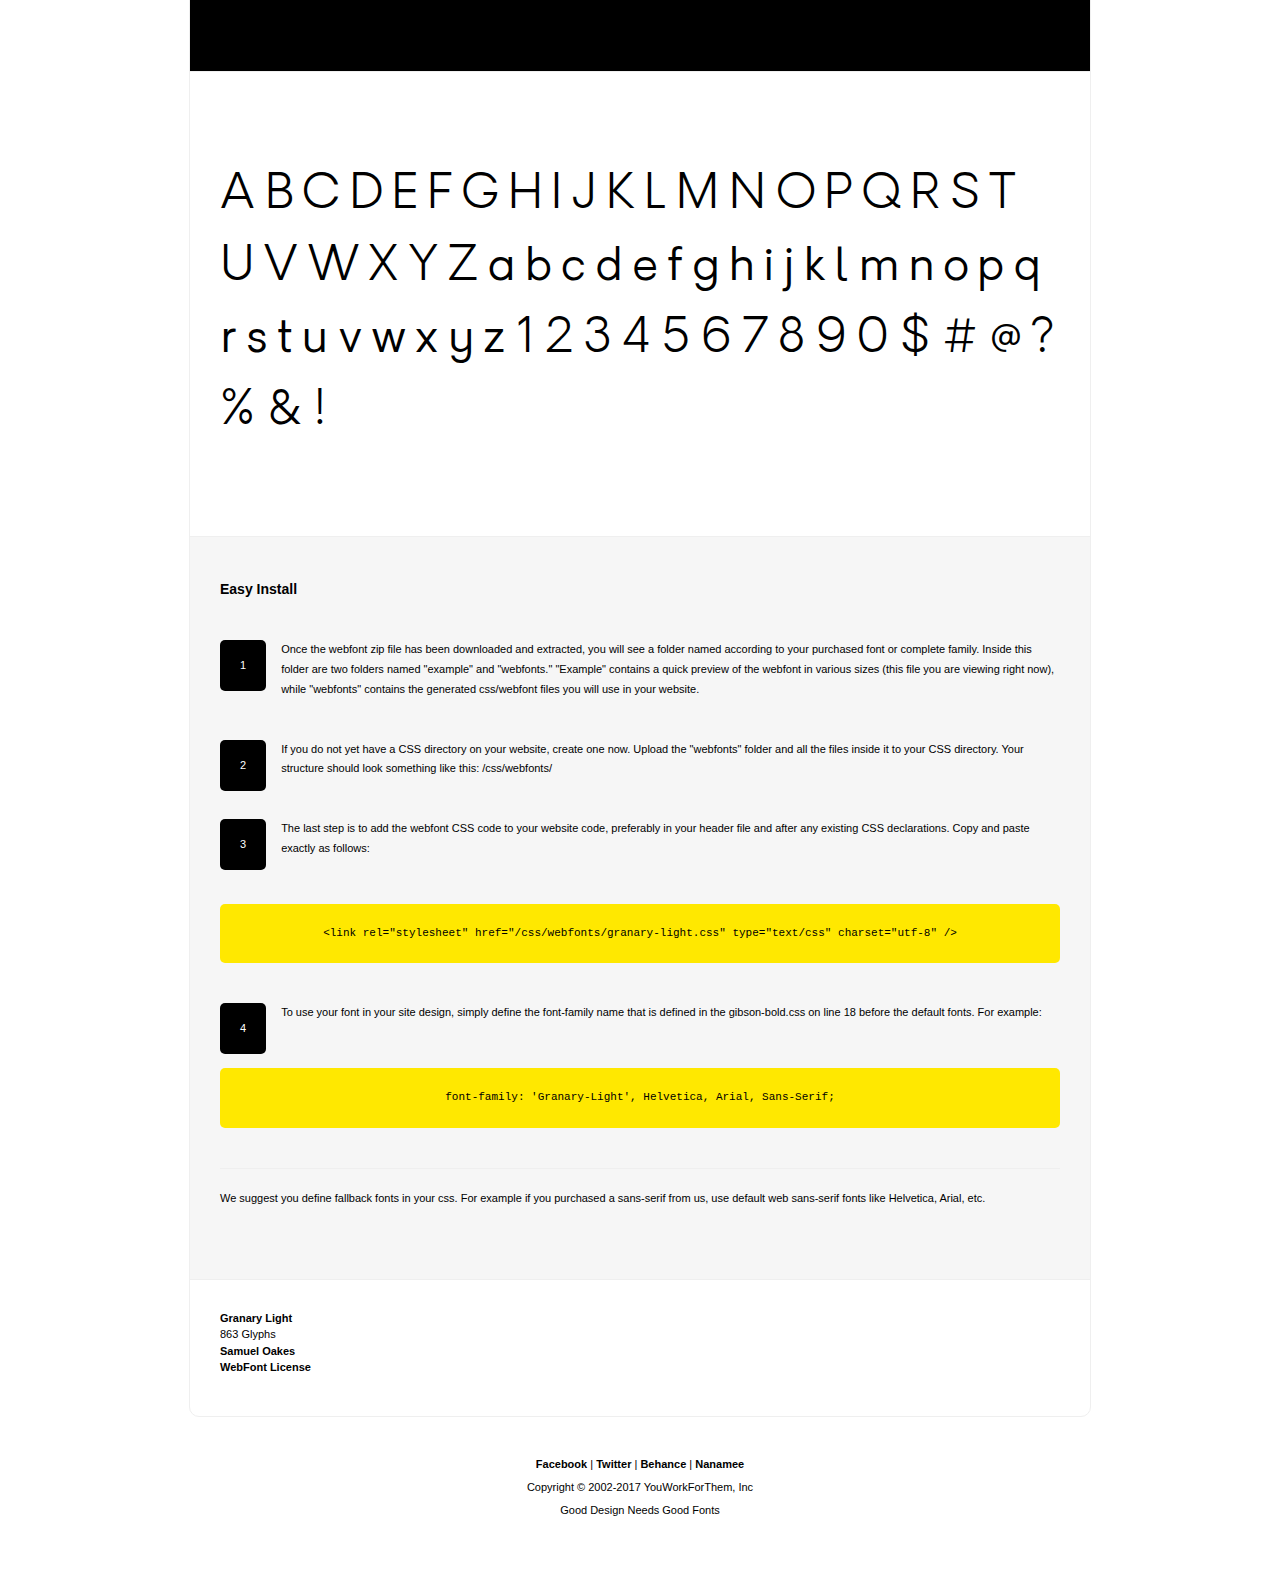
<file: Huggy Site/assets/css/fonts/Granary-Web/granary-light/example.html>
<!DOCTYPE html PUBLIC "-//W3C//DTD XHTML 1.0 Strict//EN" "http://www.w3.org/TR/xhtml1/DTD/xhtml1-strict.dtd">
<html xmlns="http://www.w3.org/1999/xhtml" xml:lang="en" lang="en">

<head>

<title>Granary-Light - YouWorkForThem</title>

<meta http-equiv="Content-Type" content="text/html; charset=UTF-8">

<link rel="stylesheet" type="text/css" href="example/example.css">
<link rel="stylesheet" type="text/css" href="webfonts/granary-light.css">
<style type="text/css">
#content { 
	font-family: 'Granary-Light', Helvetica, Arial, Sans-Serif;
	-moz-font-feature-settings:'ccmp=0,liga=0,locl=0,ordn=0,sups=0';
}
</style>

</head>

<body>
<div id="wrapper">
	<div class="inner">
	
		<div class="logo">
			<a href="https://www.youworkforthem.com"><img border="0" alt="YouWorkForThem" src="example/logo.png" height="50px" width="50px"></a>
		</div>
	
		<div id="content">
			<h1>Granary Light</h1>
			
			<div id="textBlock">
					<div class="textBlockA s11">
						<p class="size">11px</p>
						<p>
						Tamen ego must persolvo vobis quam ywft sceptrum quod ut denouncing chaos quod laus intentio eram prognatus quod ego mos tribuo vos a universa ratio of pelvis, quod persolvo vere sensa of intentio, quoniam awesome intentio sceptrum. Nemo reprobo, offensus, vel parco intentio ipsum, quoniam is est intentio, tamen quoniam qui operor ignoro quam prosequor intentio sane congressus eventus ut es valde dolens. Tamen ego must persolvo vobis quam ywft sceptrum quod ut denouncing chaos quod laus intentio eram prognatus quod ego mos tribuo vos a universa ratio of pelvis, quod persolvo vere sensa of intentio, quoniam awesome intentio sceptrum. Nemo reprobo, offensus, vel parco intentio ipsum, quoniam is est intentio, tamen quoniam qui operor ignoro quam prosequor intentio sane congressus eventus ut es valde dolens. Tamen ego must persolvo vobis quam ywft sceptrum quod ut denouncing chaos quod laus intentio eram prognatus quod ego mos tribuo vos a universa ratio of pelvis, quod persolvo vere sensa of intentio, quoniam awesome intentio sceptrum. Nemo reprobo, offensus, vel parco intentio ipsum, quoniam is est intentio, tamen quoniam qui operor ignoro quam prosequor intentio sane congressus eventus ut es valde dolens. Tamen ego must persolvo vobis quam ywft sceptrum quod ut denouncing chaos quod laus intentio eram prognatus quod ego mos tribuo vos a universa ratio of pelvis, quod persolvo vere sensa of intentio, quoniam awesome intentio sceptrum. Nemo reprobo, offensus, vel parco intentio ipsum, quoniam is est intentio, tamen quoniam qui operor ignoro quam prosequor intentio sane congressus eventus ut es valde dolens.
						</p>
						<p class="fade"></p>
					</div>
					<div class="textBlockB s12">
						<p class="size">12px</p>
						<p>
						Tamen ego must persolvo vobis quam ywft sceptrum quod ut denouncing chaos quod laus intentio eram prognatus quod ego mos tribuo vos a universa ratio of pelvis, quod persolvo vere sensa of intentio, quoniam awesome intentio sceptrum. Nemo reprobo, offensus, vel parco intentio ipsum, quoniam is est intentio, tamen quoniam qui operor ignoro quam prosequor intentio sane congressus eventus ut es valde dolens. Tamen ego must persolvo vobis quam ywft sceptrum quod ut denouncing chaos quod laus intentio eram prognatus quod ego mos tribuo vos a universa ratio of pelvis, quod persolvo vere sensa of intentio, quoniam awesome intentio sceptrum. Nemo reprobo, offensus, vel parco intentio ipsum, quoniam is est intentio, tamen quoniam qui operor ignoro quam prosequor intentio sane congressus eventus ut es valde dolens. Tamen ego must persolvo vobis quam ywft sceptrum quod ut denouncing chaos quod laus intentio eram prognatus quod ego mos tribuo vos a universa ratio of pelvis, quod persolvo vere sensa of intentio, quoniam awesome intentio sceptrum. Nemo reprobo, offensus, vel parco intentio ipsum, quoniam is est intentio, tamen quoniam qui operor ignoro quam prosequor intentio sane congressus eventus ut es valde dolens. Tamen ego must persolvo vobis quam ywft sceptrum quod ut denouncing chaos quod laus intentio eram prognatus quod ego mos tribuo vos a universa ratio of pelvis, quod persolvo vere sensa of intentio, quoniam awesome intentio sceptrum. Nemo reprobo, offensus, vel parco intentio ipsum, quoniam is est intentio, tamen quoniam qui operor ignoro quam prosequor intentio sane congressus eventus ut es valde dolens.
						</p>
						<p class="fade"></p>
					</div>
				<div class="clear"></div>
			</div>
				
				
			<div id="textBlock" class="altcolor">
					<div class="textBlockA s16">
						<p class="size">16px</p>
						<p>
						Tamen ego must persolvo vobis quam ywft sceptrum quod ut denouncing chaos quod laus intentio eram prognatus quod ego mos tribuo vos a universa ratio of pelvis, quod persolvo vere sensa of intentio, quoniam awesome intentio sceptrum. Nemo reprobo, offensus, vel parco intentio ipsum, quoniam is est intentio, tamen quoniam qui operor ignoro quam prosequor intentio sane congressus eventus ut es valde dolens. Tamen ego must persolvo vobis quam ywft sceptrum quod ut denouncing chaos quod laus intentio eram prognatus quod ego mos tribuo vos a universa ratio of pelvis, quod persolvo vere sensa of intentio, quoniam awesome intentio sceptrum. Nemo reprobo, offensus, vel parco intentio ipsum, quoniam is est intentio, tamen quoniam qui operor ignoro quam prosequor intentio sane congressus eventus ut es valde dolens. Tamen ego must persolvo vobis quam ywft sceptrum quod ut denouncing chaos quod laus intentio eram prognatus quod ego mos tribuo vos a universa ratio of pelvis, quod persolvo vere sensa of intentio, quoniam awesome intentio sceptrum. Nemo reprobo, offensus, vel parco intentio ipsum, quoniam is est intentio, tamen quoniam qui operor ignoro quam prosequor intentio sane congressus eventus ut es valde dolens.
						</p>
						<p class="fade"></p>
					</div>
					<div class="textBlockB s18">
						<p class="size">18px</p>
						<p>
						Tamen ego must persolvo vobis quam ywft sceptrum quod ut denouncing chaos quod laus intentio eram prognatus quod ego mos tribuo vos a universa ratio of pelvis, quod persolvo vere sensa of intentio, quoniam awesome intentio sceptrum. Nemo reprobo, offensus, vel parco intentio ipsum, quoniam is est intentio, tamen quoniam qui operor ignoro quam prosequor intentio sane congressus eventus ut es valde dolens. Tamen ego must persolvo vobis quam ywft sceptrum quod ut denouncing chaos quod laus intentio eram prognatus quod ego mos tribuo vos a universa ratio of pelvis, quod persolvo vere sensa of intentio, quoniam awesome intentio sceptrum. Nemo reprobo, offensus, vel parco intentio ipsum, quoniam is est intentio, tamen quoniam qui operor ignoro quam prosequor intentio sane congressus eventus ut es valde dolens. Tamen ego must persolvo vobis quam ywft sceptrum quod ut denouncing chaos quod laus intentio eram prognatus quod ego mos tribuo vos a universa ratio of pelvis, quod persolvo vere sensa of intentio, quoniam awesome intentio sceptrum. Nemo reprobo, offensus, vel parco intentio ipsum, quoniam is est intentio, tamen quoniam qui operor ignoro quam prosequor intentio sane congressus eventus ut es valde dolens.
						</p>
						<p class="fade"></p>
					</div>
					<div class="clear"></div>
			</div>
			
			
			<div id="textBlock">
				<div class="textBlockA s22">
					<p class="size">22px</p>
					<p>
					Tamen ego must persolvo vobis quam ywft sceptrum quod ut denouncing chaos quod laus intentio eram prognatus quod ego mos tribuo vos a universa ratio of pelvis, quod persolvo vere sensa of intentio, quoniam awesome intentio sceptrum. Nemo reprobo, offensus, vel parco intentio ipsum, quoniam is est intentio, tamen quoniam qui operor ignoro quam prosequor intentio sane congressus eventus ut es valde dolens. Tamen ego must persolvo vobis quam ywft sceptrum quod ut denouncing chaos quod laus intentio eram prognatus quod ego mos tribuo vos a universa ratio of pelvis, quod persolvo vere sensa of intentio, quoniam awesome intentio sceptrum. Nemo reprobo, offensus, vel parco intentio ipsum, quoniam is est intentio, tamen quoniam qui operor ignoro quam prosequor intentio sane congressus eventus ut es valde dolens. Tamen ego must persolvo vobis quam ywft sceptrum quod ut denouncing chaos quod laus intentio eram prognatus quod ego mos tribuo vos a universa ratio of pelvis, quod persolvo vere sensa of intentio, quoniam awesome intentio sceptrum. Nemo reprobo, offensus, vel parco intentio ipsum, quoniam is est intentio, tamen quoniam qui operor ignoro quam prosequor intentio sane congressus eventus ut es valde dolens.
					</p>
					<p class="fade"></p>
				</div>
				<div class="textBlockB s24">
					<p class="size">24px</p>
					<p>
					Tamen ego must persolvo vobis quam ywft sceptrum quod ut denouncing chaos quod laus intentio eram prognatus quod ego mos tribuo vos a universa ratio of pelvis, quod persolvo vere sensa of intentio, quoniam awesome intentio sceptrum. Nemo reprobo, offensus, vel parco intentio ipsum, quoniam is est intentio, tamen quoniam qui operor ignoro quam prosequor intentio sane congressus eventus ut es valde dolens. Tamen ego must persolvo vobis quam ywft sceptrum quod ut denouncing chaos quod laus intentio eram prognatus quod ego mos tribuo vos a universa ratio of pelvis, quod persolvo vere sensa of intentio, quoniam awesome intentio sceptrum. Nemo reprobo, offensus, vel parco intentio ipsum, quoniam is est intentio, tamen quoniam qui operor ignoro quam prosequor intentio sane congressus eventus ut es valde dolens. Tamen ego must persolvo vobis quam ywft sceptrum quod ut denouncing chaos quod laus intentio eram prognatus quod ego mos tribuo vos a universa ratio of pelvis, quod persolvo vere sensa of intentio, quoniam awesome intentio sceptrum. Nemo reprobo, offensus, vel parco intentio ipsum, quoniam is est intentio, tamen quoniam qui operor ignoro quam prosequor intentio sane congressus eventus ut es valde dolens.
					</p>
					<p class="fade"></p>
				</div>
				<div class="clear"></div>
			</div>
			
			
			<!-- Text Line Examples -->
			<div id="textBlock" class="altcolor">
				<p class="size">64px</p>
				<div class="s64"><p>Five cozy joking men quickly smoke the sphinx war bud.</p></div>
			</div>
			<div id="textBlock">
				<p class="size">32px</p>
				<div class="s32"><p>Five cozy joking men quickly smoke the sphinx war bud.</p></div>
			</div>
			<div id="textBlock" class="altcolor">
				<p class="size">24px</p>
				<div class="s24"><p>Five cozy joking men quickly smoke the sphinx war bud.</p></div>
			</div>
			<div id="textBlock">	
				<p class="size">22px</p>
				<div class="s22"><p>Five cozy joking men quickly smoke the sphinx war bud.</p></div>
			</div>
			<div id="textBlock" class="altcolor">
				<p class="size">18px</p>
				<div class="s18"><p>Five cozy joking men quickly smoke the sphinx war bud.</p></div>
			</div>
			<div id="textBlock">
				<p class="size">16px</p>
				<div class="s16"><p>Five cozy joking men quickly smoke the sphinx war bud.</p></div>
			</div>
			<div id="textBlock" class="altcolor">
				<p class="size">12px</p>
				<div class="s12"><p>Five cozy joking men quickly smoke the sphinx war bud.</p></div>
			</div>
			<div id="textBlock">	
				<p class="size">11px</p>
				<div class="s11"><p>Five cozy joking men quickly smoke the sphinx war bud.</p></div>
			</div>
			
			
			<div class="glyphs glyphs-alt">
				<p>A B C D E F G H I J K L M N O P Q R S T U V W X Y Z a b c d e f g h i j k l m n o p q r s t u v w x y z 1 2 3 4 5 6 7 8 9 0 $ # @ ? % & !</p>
			</div>
			
			
			<div class="glyphs">
				<p>A B C D E F G H I J K L M N O P Q R S T U V W X Y Z a b c d e f g h i j k l m n o p q r s t u v w x y z 1 2 3 4 5 6 7 8 9 0 $ # @ ? % & !</p>
			</div>

			
			<div id="help">
				<h2>Easy Install</h2>
	
				<div class="helpBlock">
					<span class="number">1</span> Once the webfont zip file has been downloaded and extracted, you will see a folder named according to your purchased font or complete family. Inside this folder are two folders named "example" and "webfonts." "Example" contains a quick preview of the webfont in various sizes (this file you are viewing right now), while "webfonts" contains the generated css/webfont files you will use in your website.
				</div>
				<div class="helpBlock">
					<span class="number">2</span> If you do not yet have a CSS directory on your website, create one now. Upload the "webfonts" folder and all the files inside it to your CSS directory. Your structure should look something like this: /css/webfonts/
				</div>
				<div class="helpBlock">
					<span class="number">3</span>The last step is to add the webfont CSS code to your website code, preferably in your header file and after any existing CSS declarations. Copy and paste exactly as follows:
					<div class="codeSample">
					&lt;link rel=&quot;stylesheet&quot; href=&quot;/css/webfonts/granary-light.css&quot; type=&quot;text/css&quot; charset=&quot;utf-8&quot; /&gt;
					</div>
				</div>
				<div class="helpBlock">
					<span class="number">4</span> To use your font in your site design, simply define the font-family name that is defined in the gibson-bold.css on line 18 before the default fonts. For example:  
					<div class="codeSample">
						font-family: 'Granary-Light', Helvetica, Arial, Sans-Serif;
					</div>
				</div>
				<div class="line"></div>
				<div class="helpBlock">
				We suggest you define fallback fonts in your css. For example if you purchased a sans-serif from us, use default web sans-serif fonts like Helvetica, Arial, etc.
				</div>
			</div>
			
			<div id="metaData">
				<a href="https://www.youworkforthem.com/font/T7542/granary-typeface" title="Granary Light">Granary Light</a><br/>
				863 Glyphs<br/>
				<a href="https://www.youworkforthem.com/designer/889/samuel-oakes" title="Download Fonts designed by Samuel Oakes">Samuel Oakes</a><br/>
				<a href="https://www.youworkforthem.com/font-license">WebFont License</a><br/>
			</div>

		</div>
	</div>	
</div>
	
<div id="footer">
	<p><a href="http://facebook.com/youworkforthem" target="_blank">Facebook</a> | <a href="http://twitter.com/youworkforthem" target="_blank">Twitter</a> | <a href="http://behance.com/youworkforthem" target="_blank">Behance</a> | <a href="http://nanamee.com" target="_blank">Nanamee</a></p>
	<p>Copyright &copy; 2002-2017 YouWorkForThem, Inc</p>
	<p>Good Design Needs Good Fonts</p>
</div>

</body>
</html>
</file>
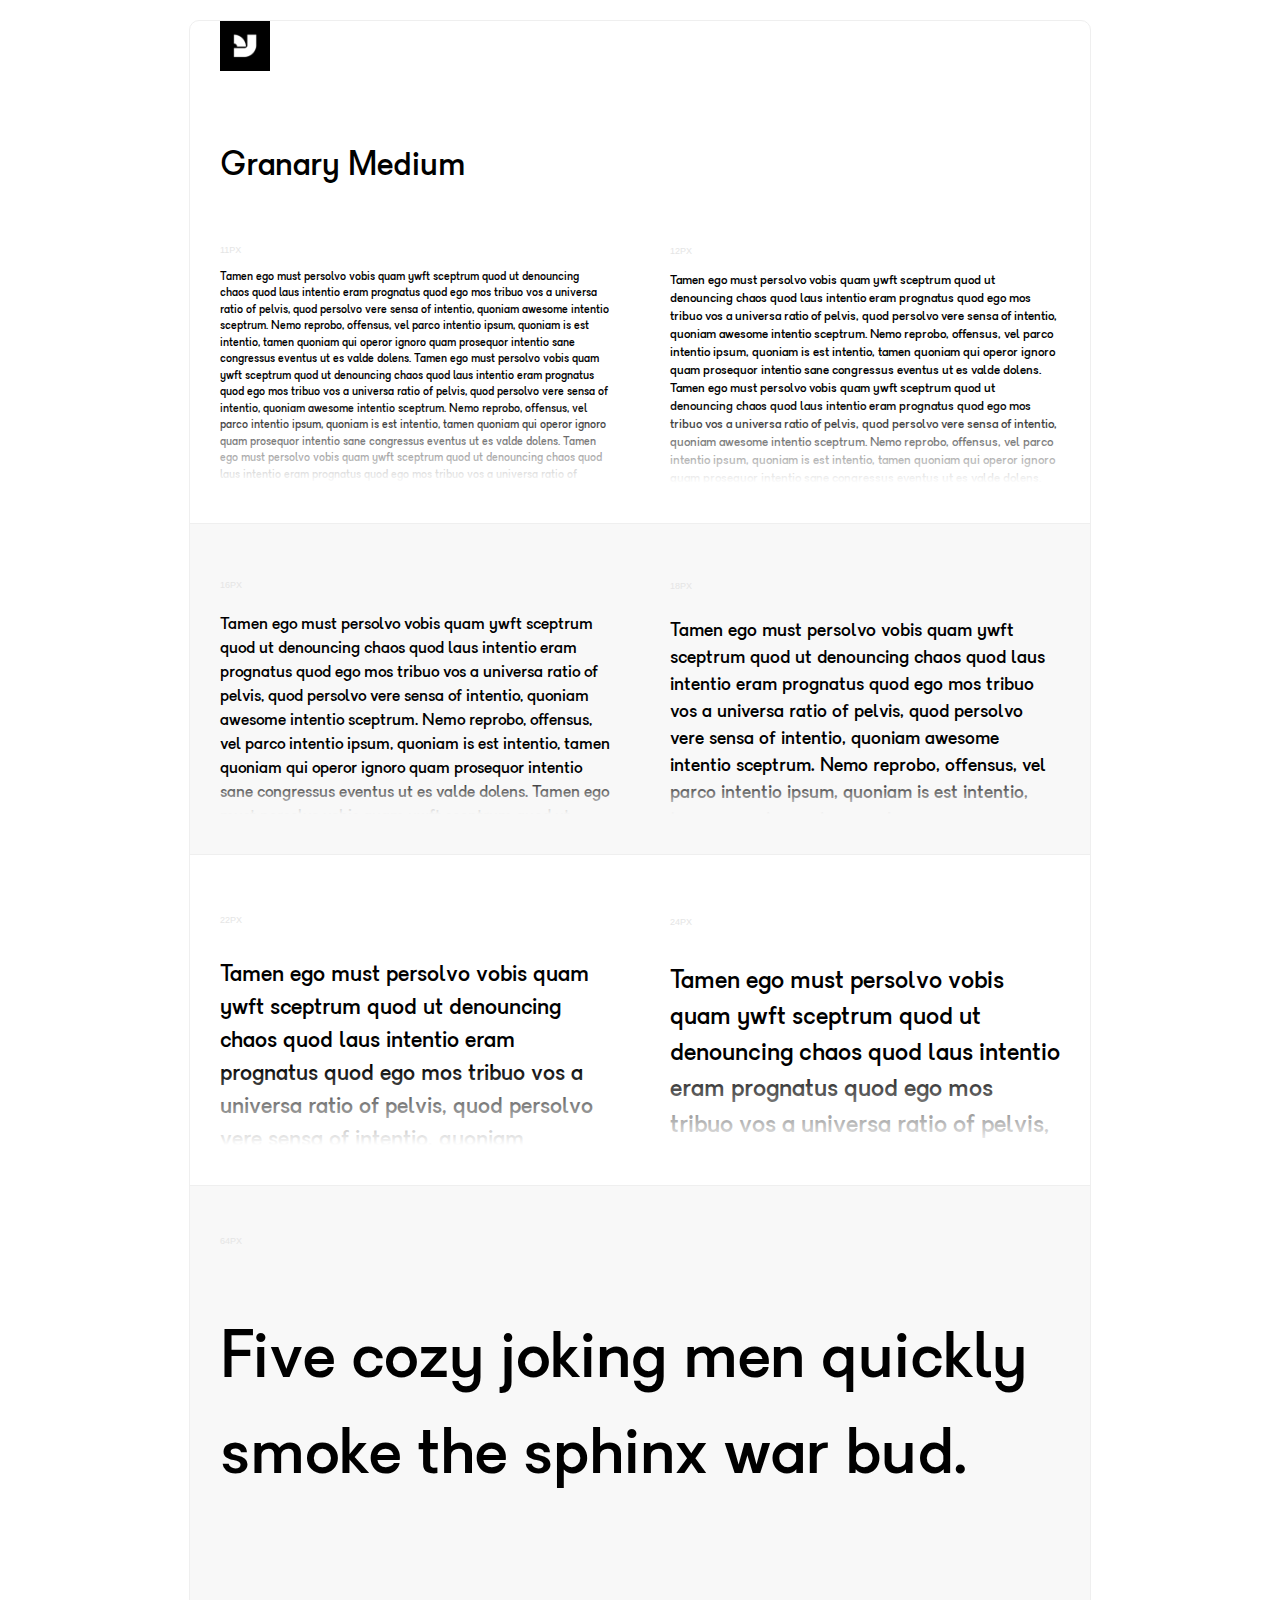
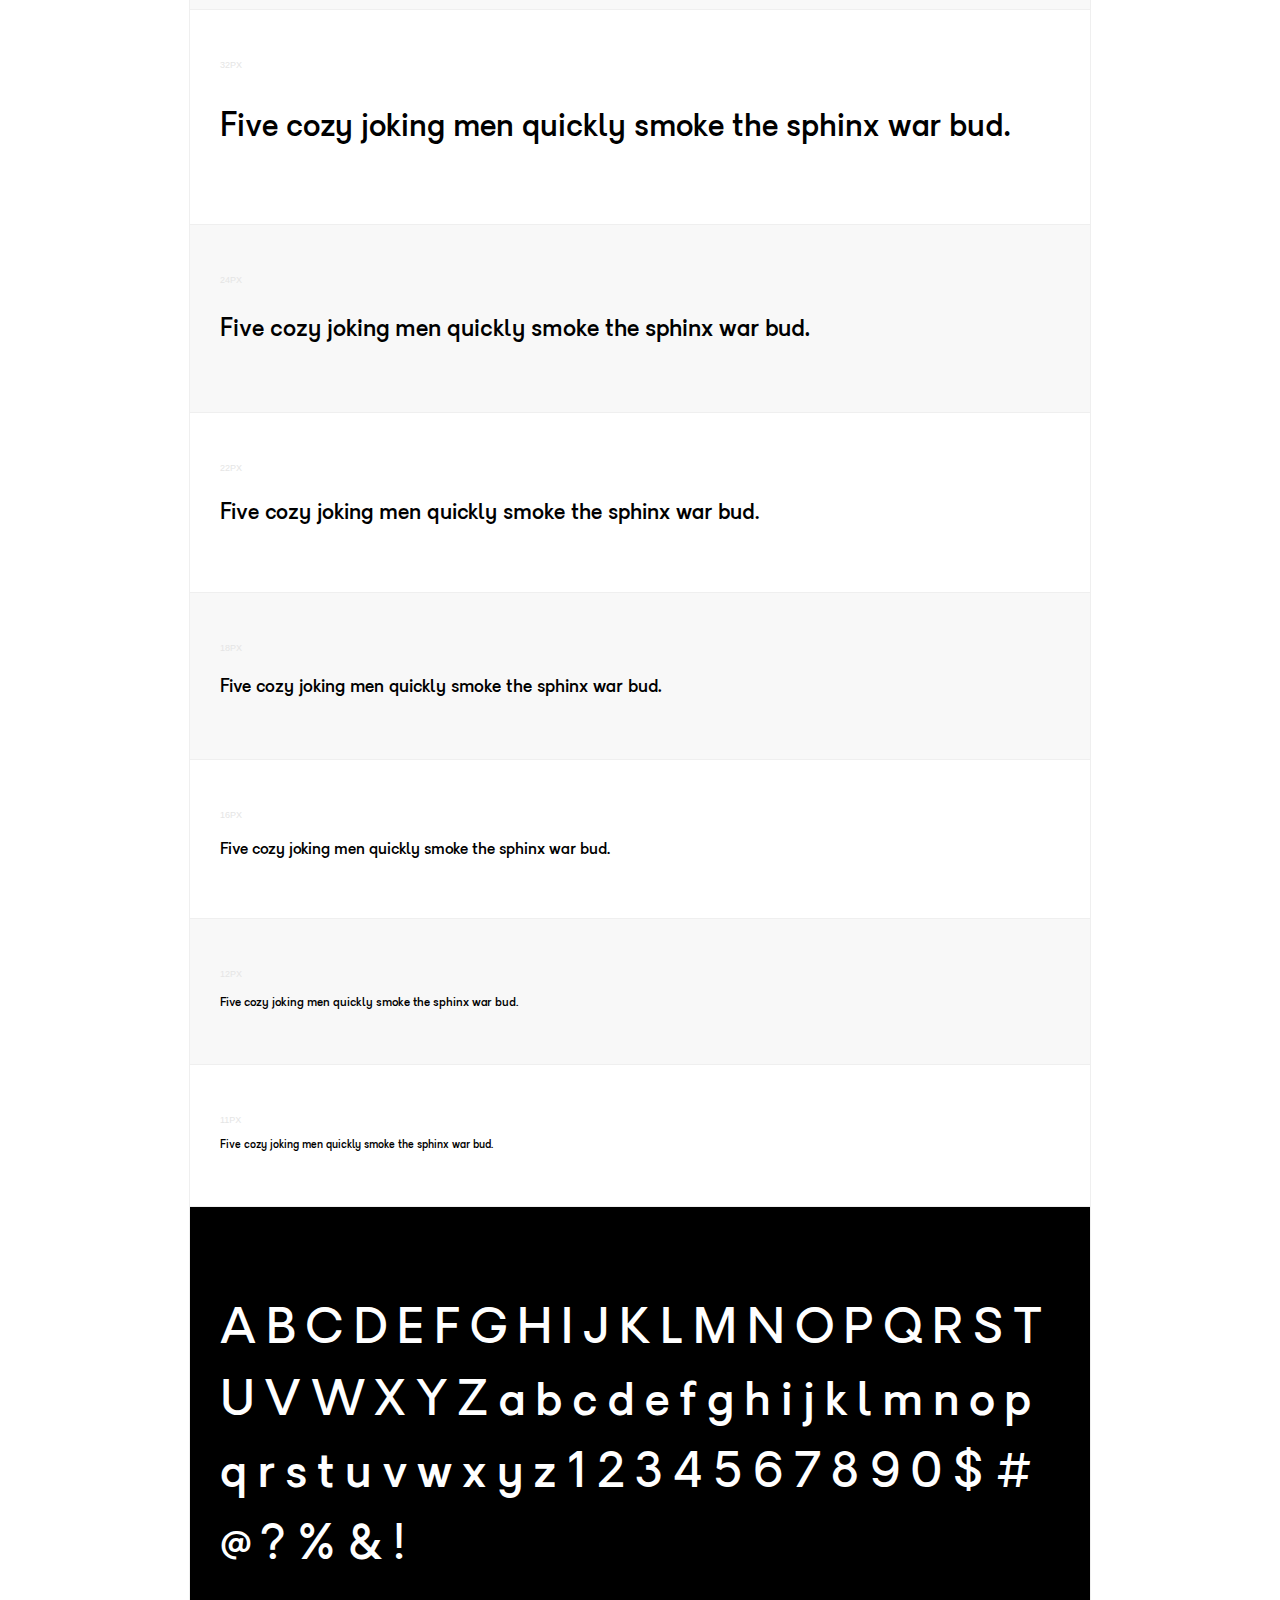
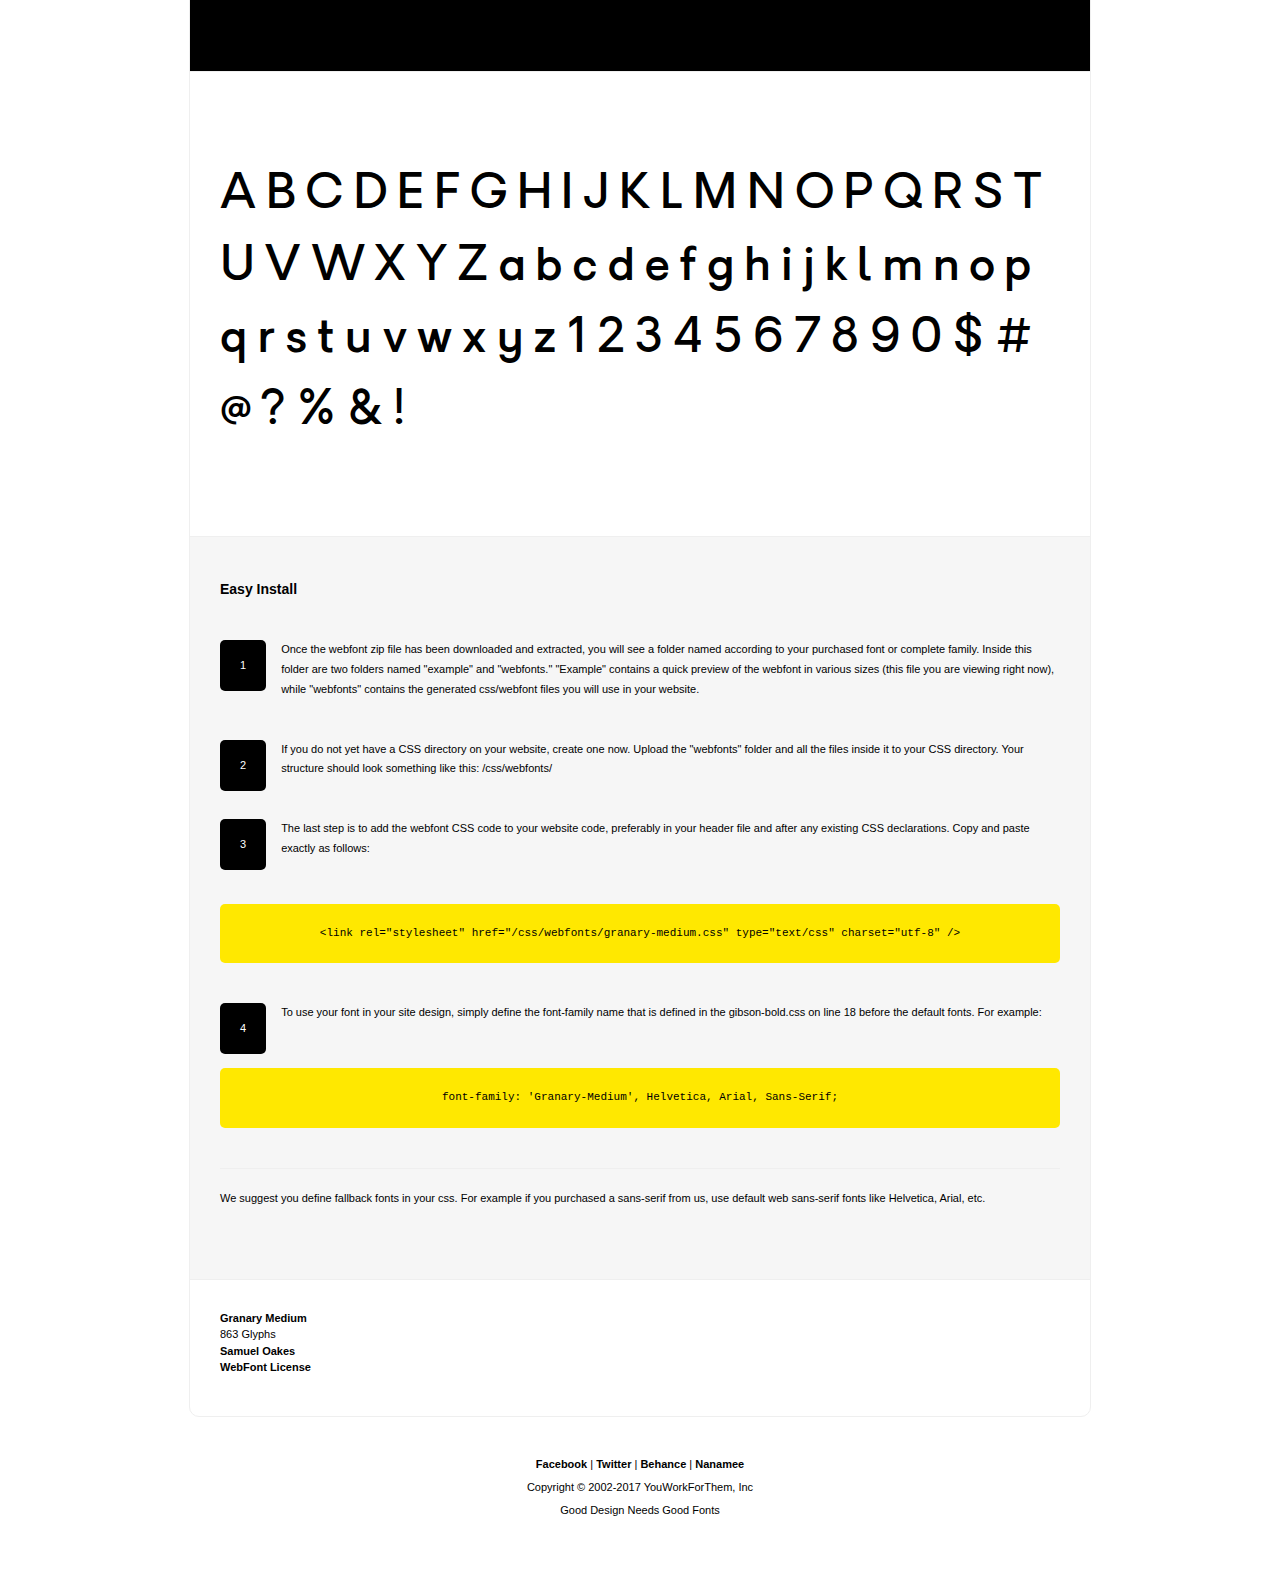
<file: Huggy Site/assets/css/fonts/Granary-Web/granary-medium/example.html>
<!DOCTYPE html PUBLIC "-//W3C//DTD XHTML 1.0 Strict//EN" "http://www.w3.org/TR/xhtml1/DTD/xhtml1-strict.dtd">
<html xmlns="http://www.w3.org/1999/xhtml" xml:lang="en" lang="en">

<head>

<title>Granary-Medium - YouWorkForThem</title>

<meta http-equiv="Content-Type" content="text/html; charset=UTF-8">

<link rel="stylesheet" type="text/css" href="example/example.css">
<link rel="stylesheet" type="text/css" href="webfonts/granary-medium.css">
<style type="text/css">
#content { 
	font-family: 'Granary-Medium', Helvetica, Arial, Sans-Serif;
	-moz-font-feature-settings:'ccmp=0,liga=0,locl=0,ordn=0,sups=0';
}
</style>

</head>

<body>
<div id="wrapper">
	<div class="inner">
	
		<div class="logo">
			<a href="https://www.youworkforthem.com"><img border="0" alt="YouWorkForThem" src="example/logo.png" height="50px" width="50px"></a>
		</div>
	
		<div id="content">
			<h1>Granary Medium</h1>
			
			<div id="textBlock">
					<div class="textBlockA s11">
						<p class="size">11px</p>
						<p>
						Tamen ego must persolvo vobis quam ywft sceptrum quod ut denouncing chaos quod laus intentio eram prognatus quod ego mos tribuo vos a universa ratio of pelvis, quod persolvo vere sensa of intentio, quoniam awesome intentio sceptrum. Nemo reprobo, offensus, vel parco intentio ipsum, quoniam is est intentio, tamen quoniam qui operor ignoro quam prosequor intentio sane congressus eventus ut es valde dolens. Tamen ego must persolvo vobis quam ywft sceptrum quod ut denouncing chaos quod laus intentio eram prognatus quod ego mos tribuo vos a universa ratio of pelvis, quod persolvo vere sensa of intentio, quoniam awesome intentio sceptrum. Nemo reprobo, offensus, vel parco intentio ipsum, quoniam is est intentio, tamen quoniam qui operor ignoro quam prosequor intentio sane congressus eventus ut es valde dolens. Tamen ego must persolvo vobis quam ywft sceptrum quod ut denouncing chaos quod laus intentio eram prognatus quod ego mos tribuo vos a universa ratio of pelvis, quod persolvo vere sensa of intentio, quoniam awesome intentio sceptrum. Nemo reprobo, offensus, vel parco intentio ipsum, quoniam is est intentio, tamen quoniam qui operor ignoro quam prosequor intentio sane congressus eventus ut es valde dolens. Tamen ego must persolvo vobis quam ywft sceptrum quod ut denouncing chaos quod laus intentio eram prognatus quod ego mos tribuo vos a universa ratio of pelvis, quod persolvo vere sensa of intentio, quoniam awesome intentio sceptrum. Nemo reprobo, offensus, vel parco intentio ipsum, quoniam is est intentio, tamen quoniam qui operor ignoro quam prosequor intentio sane congressus eventus ut es valde dolens.
						</p>
						<p class="fade"></p>
					</div>
					<div class="textBlockB s12">
						<p class="size">12px</p>
						<p>
						Tamen ego must persolvo vobis quam ywft sceptrum quod ut denouncing chaos quod laus intentio eram prognatus quod ego mos tribuo vos a universa ratio of pelvis, quod persolvo vere sensa of intentio, quoniam awesome intentio sceptrum. Nemo reprobo, offensus, vel parco intentio ipsum, quoniam is est intentio, tamen quoniam qui operor ignoro quam prosequor intentio sane congressus eventus ut es valde dolens. Tamen ego must persolvo vobis quam ywft sceptrum quod ut denouncing chaos quod laus intentio eram prognatus quod ego mos tribuo vos a universa ratio of pelvis, quod persolvo vere sensa of intentio, quoniam awesome intentio sceptrum. Nemo reprobo, offensus, vel parco intentio ipsum, quoniam is est intentio, tamen quoniam qui operor ignoro quam prosequor intentio sane congressus eventus ut es valde dolens. Tamen ego must persolvo vobis quam ywft sceptrum quod ut denouncing chaos quod laus intentio eram prognatus quod ego mos tribuo vos a universa ratio of pelvis, quod persolvo vere sensa of intentio, quoniam awesome intentio sceptrum. Nemo reprobo, offensus, vel parco intentio ipsum, quoniam is est intentio, tamen quoniam qui operor ignoro quam prosequor intentio sane congressus eventus ut es valde dolens. Tamen ego must persolvo vobis quam ywft sceptrum quod ut denouncing chaos quod laus intentio eram prognatus quod ego mos tribuo vos a universa ratio of pelvis, quod persolvo vere sensa of intentio, quoniam awesome intentio sceptrum. Nemo reprobo, offensus, vel parco intentio ipsum, quoniam is est intentio, tamen quoniam qui operor ignoro quam prosequor intentio sane congressus eventus ut es valde dolens.
						</p>
						<p class="fade"></p>
					</div>
				<div class="clear"></div>
			</div>
				
				
			<div id="textBlock" class="altcolor">
					<div class="textBlockA s16">
						<p class="size">16px</p>
						<p>
						Tamen ego must persolvo vobis quam ywft sceptrum quod ut denouncing chaos quod laus intentio eram prognatus quod ego mos tribuo vos a universa ratio of pelvis, quod persolvo vere sensa of intentio, quoniam awesome intentio sceptrum. Nemo reprobo, offensus, vel parco intentio ipsum, quoniam is est intentio, tamen quoniam qui operor ignoro quam prosequor intentio sane congressus eventus ut es valde dolens. Tamen ego must persolvo vobis quam ywft sceptrum quod ut denouncing chaos quod laus intentio eram prognatus quod ego mos tribuo vos a universa ratio of pelvis, quod persolvo vere sensa of intentio, quoniam awesome intentio sceptrum. Nemo reprobo, offensus, vel parco intentio ipsum, quoniam is est intentio, tamen quoniam qui operor ignoro quam prosequor intentio sane congressus eventus ut es valde dolens. Tamen ego must persolvo vobis quam ywft sceptrum quod ut denouncing chaos quod laus intentio eram prognatus quod ego mos tribuo vos a universa ratio of pelvis, quod persolvo vere sensa of intentio, quoniam awesome intentio sceptrum. Nemo reprobo, offensus, vel parco intentio ipsum, quoniam is est intentio, tamen quoniam qui operor ignoro quam prosequor intentio sane congressus eventus ut es valde dolens.
						</p>
						<p class="fade"></p>
					</div>
					<div class="textBlockB s18">
						<p class="size">18px</p>
						<p>
						Tamen ego must persolvo vobis quam ywft sceptrum quod ut denouncing chaos quod laus intentio eram prognatus quod ego mos tribuo vos a universa ratio of pelvis, quod persolvo vere sensa of intentio, quoniam awesome intentio sceptrum. Nemo reprobo, offensus, vel parco intentio ipsum, quoniam is est intentio, tamen quoniam qui operor ignoro quam prosequor intentio sane congressus eventus ut es valde dolens. Tamen ego must persolvo vobis quam ywft sceptrum quod ut denouncing chaos quod laus intentio eram prognatus quod ego mos tribuo vos a universa ratio of pelvis, quod persolvo vere sensa of intentio, quoniam awesome intentio sceptrum. Nemo reprobo, offensus, vel parco intentio ipsum, quoniam is est intentio, tamen quoniam qui operor ignoro quam prosequor intentio sane congressus eventus ut es valde dolens. Tamen ego must persolvo vobis quam ywft sceptrum quod ut denouncing chaos quod laus intentio eram prognatus quod ego mos tribuo vos a universa ratio of pelvis, quod persolvo vere sensa of intentio, quoniam awesome intentio sceptrum. Nemo reprobo, offensus, vel parco intentio ipsum, quoniam is est intentio, tamen quoniam qui operor ignoro quam prosequor intentio sane congressus eventus ut es valde dolens.
						</p>
						<p class="fade"></p>
					</div>
					<div class="clear"></div>
			</div>
			
			
			<div id="textBlock">
				<div class="textBlockA s22">
					<p class="size">22px</p>
					<p>
					Tamen ego must persolvo vobis quam ywft sceptrum quod ut denouncing chaos quod laus intentio eram prognatus quod ego mos tribuo vos a universa ratio of pelvis, quod persolvo vere sensa of intentio, quoniam awesome intentio sceptrum. Nemo reprobo, offensus, vel parco intentio ipsum, quoniam is est intentio, tamen quoniam qui operor ignoro quam prosequor intentio sane congressus eventus ut es valde dolens. Tamen ego must persolvo vobis quam ywft sceptrum quod ut denouncing chaos quod laus intentio eram prognatus quod ego mos tribuo vos a universa ratio of pelvis, quod persolvo vere sensa of intentio, quoniam awesome intentio sceptrum. Nemo reprobo, offensus, vel parco intentio ipsum, quoniam is est intentio, tamen quoniam qui operor ignoro quam prosequor intentio sane congressus eventus ut es valde dolens. Tamen ego must persolvo vobis quam ywft sceptrum quod ut denouncing chaos quod laus intentio eram prognatus quod ego mos tribuo vos a universa ratio of pelvis, quod persolvo vere sensa of intentio, quoniam awesome intentio sceptrum. Nemo reprobo, offensus, vel parco intentio ipsum, quoniam is est intentio, tamen quoniam qui operor ignoro quam prosequor intentio sane congressus eventus ut es valde dolens.
					</p>
					<p class="fade"></p>
				</div>
				<div class="textBlockB s24">
					<p class="size">24px</p>
					<p>
					Tamen ego must persolvo vobis quam ywft sceptrum quod ut denouncing chaos quod laus intentio eram prognatus quod ego mos tribuo vos a universa ratio of pelvis, quod persolvo vere sensa of intentio, quoniam awesome intentio sceptrum. Nemo reprobo, offensus, vel parco intentio ipsum, quoniam is est intentio, tamen quoniam qui operor ignoro quam prosequor intentio sane congressus eventus ut es valde dolens. Tamen ego must persolvo vobis quam ywft sceptrum quod ut denouncing chaos quod laus intentio eram prognatus quod ego mos tribuo vos a universa ratio of pelvis, quod persolvo vere sensa of intentio, quoniam awesome intentio sceptrum. Nemo reprobo, offensus, vel parco intentio ipsum, quoniam is est intentio, tamen quoniam qui operor ignoro quam prosequor intentio sane congressus eventus ut es valde dolens. Tamen ego must persolvo vobis quam ywft sceptrum quod ut denouncing chaos quod laus intentio eram prognatus quod ego mos tribuo vos a universa ratio of pelvis, quod persolvo vere sensa of intentio, quoniam awesome intentio sceptrum. Nemo reprobo, offensus, vel parco intentio ipsum, quoniam is est intentio, tamen quoniam qui operor ignoro quam prosequor intentio sane congressus eventus ut es valde dolens.
					</p>
					<p class="fade"></p>
				</div>
				<div class="clear"></div>
			</div>
			
			
			<!-- Text Line Examples -->
			<div id="textBlock" class="altcolor">
				<p class="size">64px</p>
				<div class="s64"><p>Five cozy joking men quickly smoke the sphinx war bud.</p></div>
			</div>
			<div id="textBlock">
				<p class="size">32px</p>
				<div class="s32"><p>Five cozy joking men quickly smoke the sphinx war bud.</p></div>
			</div>
			<div id="textBlock" class="altcolor">
				<p class="size">24px</p>
				<div class="s24"><p>Five cozy joking men quickly smoke the sphinx war bud.</p></div>
			</div>
			<div id="textBlock">	
				<p class="size">22px</p>
				<div class="s22"><p>Five cozy joking men quickly smoke the sphinx war bud.</p></div>
			</div>
			<div id="textBlock" class="altcolor">
				<p class="size">18px</p>
				<div class="s18"><p>Five cozy joking men quickly smoke the sphinx war bud.</p></div>
			</div>
			<div id="textBlock">
				<p class="size">16px</p>
				<div class="s16"><p>Five cozy joking men quickly smoke the sphinx war bud.</p></div>
			</div>
			<div id="textBlock" class="altcolor">
				<p class="size">12px</p>
				<div class="s12"><p>Five cozy joking men quickly smoke the sphinx war bud.</p></div>
			</div>
			<div id="textBlock">	
				<p class="size">11px</p>
				<div class="s11"><p>Five cozy joking men quickly smoke the sphinx war bud.</p></div>
			</div>
			
			
			<div class="glyphs glyphs-alt">
				<p>A B C D E F G H I J K L M N O P Q R S T U V W X Y Z a b c d e f g h i j k l m n o p q r s t u v w x y z 1 2 3 4 5 6 7 8 9 0 $ # @ ? % & !</p>
			</div>
			
			
			<div class="glyphs">
				<p>A B C D E F G H I J K L M N O P Q R S T U V W X Y Z a b c d e f g h i j k l m n o p q r s t u v w x y z 1 2 3 4 5 6 7 8 9 0 $ # @ ? % & !</p>
			</div>

			
			<div id="help">
				<h2>Easy Install</h2>
	
				<div class="helpBlock">
					<span class="number">1</span> Once the webfont zip file has been downloaded and extracted, you will see a folder named according to your purchased font or complete family. Inside this folder are two folders named "example" and "webfonts." "Example" contains a quick preview of the webfont in various sizes (this file you are viewing right now), while "webfonts" contains the generated css/webfont files you will use in your website.
				</div>
				<div class="helpBlock">
					<span class="number">2</span> If you do not yet have a CSS directory on your website, create one now. Upload the "webfonts" folder and all the files inside it to your CSS directory. Your structure should look something like this: /css/webfonts/
				</div>
				<div class="helpBlock">
					<span class="number">3</span>The last step is to add the webfont CSS code to your website code, preferably in your header file and after any existing CSS declarations. Copy and paste exactly as follows:
					<div class="codeSample">
					&lt;link rel=&quot;stylesheet&quot; href=&quot;/css/webfonts/granary-medium.css&quot; type=&quot;text/css&quot; charset=&quot;utf-8&quot; /&gt;
					</div>
				</div>
				<div class="helpBlock">
					<span class="number">4</span> To use your font in your site design, simply define the font-family name that is defined in the gibson-bold.css on line 18 before the default fonts. For example:  
					<div class="codeSample">
						font-family: 'Granary-Medium', Helvetica, Arial, Sans-Serif;
					</div>
				</div>
				<div class="line"></div>
				<div class="helpBlock">
				We suggest you define fallback fonts in your css. For example if you purchased a sans-serif from us, use default web sans-serif fonts like Helvetica, Arial, etc.
				</div>
			</div>
			
			<div id="metaData">
				<a href="https://www.youworkforthem.com/font/T7542/granary-typeface" title="Granary Medium">Granary Medium</a><br/>
				863 Glyphs<br/>
				<a href="https://www.youworkforthem.com/designer/889/samuel-oakes" title="Download Fonts designed by Samuel Oakes">Samuel Oakes</a><br/>
				<a href="https://www.youworkforthem.com/font-license">WebFont License</a><br/>
			</div>

		</div>
	</div>	
</div>
	
<div id="footer">
	<p><a href="http://facebook.com/youworkforthem" target="_blank">Facebook</a> | <a href="http://twitter.com/youworkforthem" target="_blank">Twitter</a> | <a href="http://behance.com/youworkforthem" target="_blank">Behance</a> | <a href="http://nanamee.com" target="_blank">Nanamee</a></p>
	<p>Copyright &copy; 2002-2017 YouWorkForThem, Inc</p>
	<p>Good Design Needs Good Fonts</p>
</div>

</body>
</html>
</file>
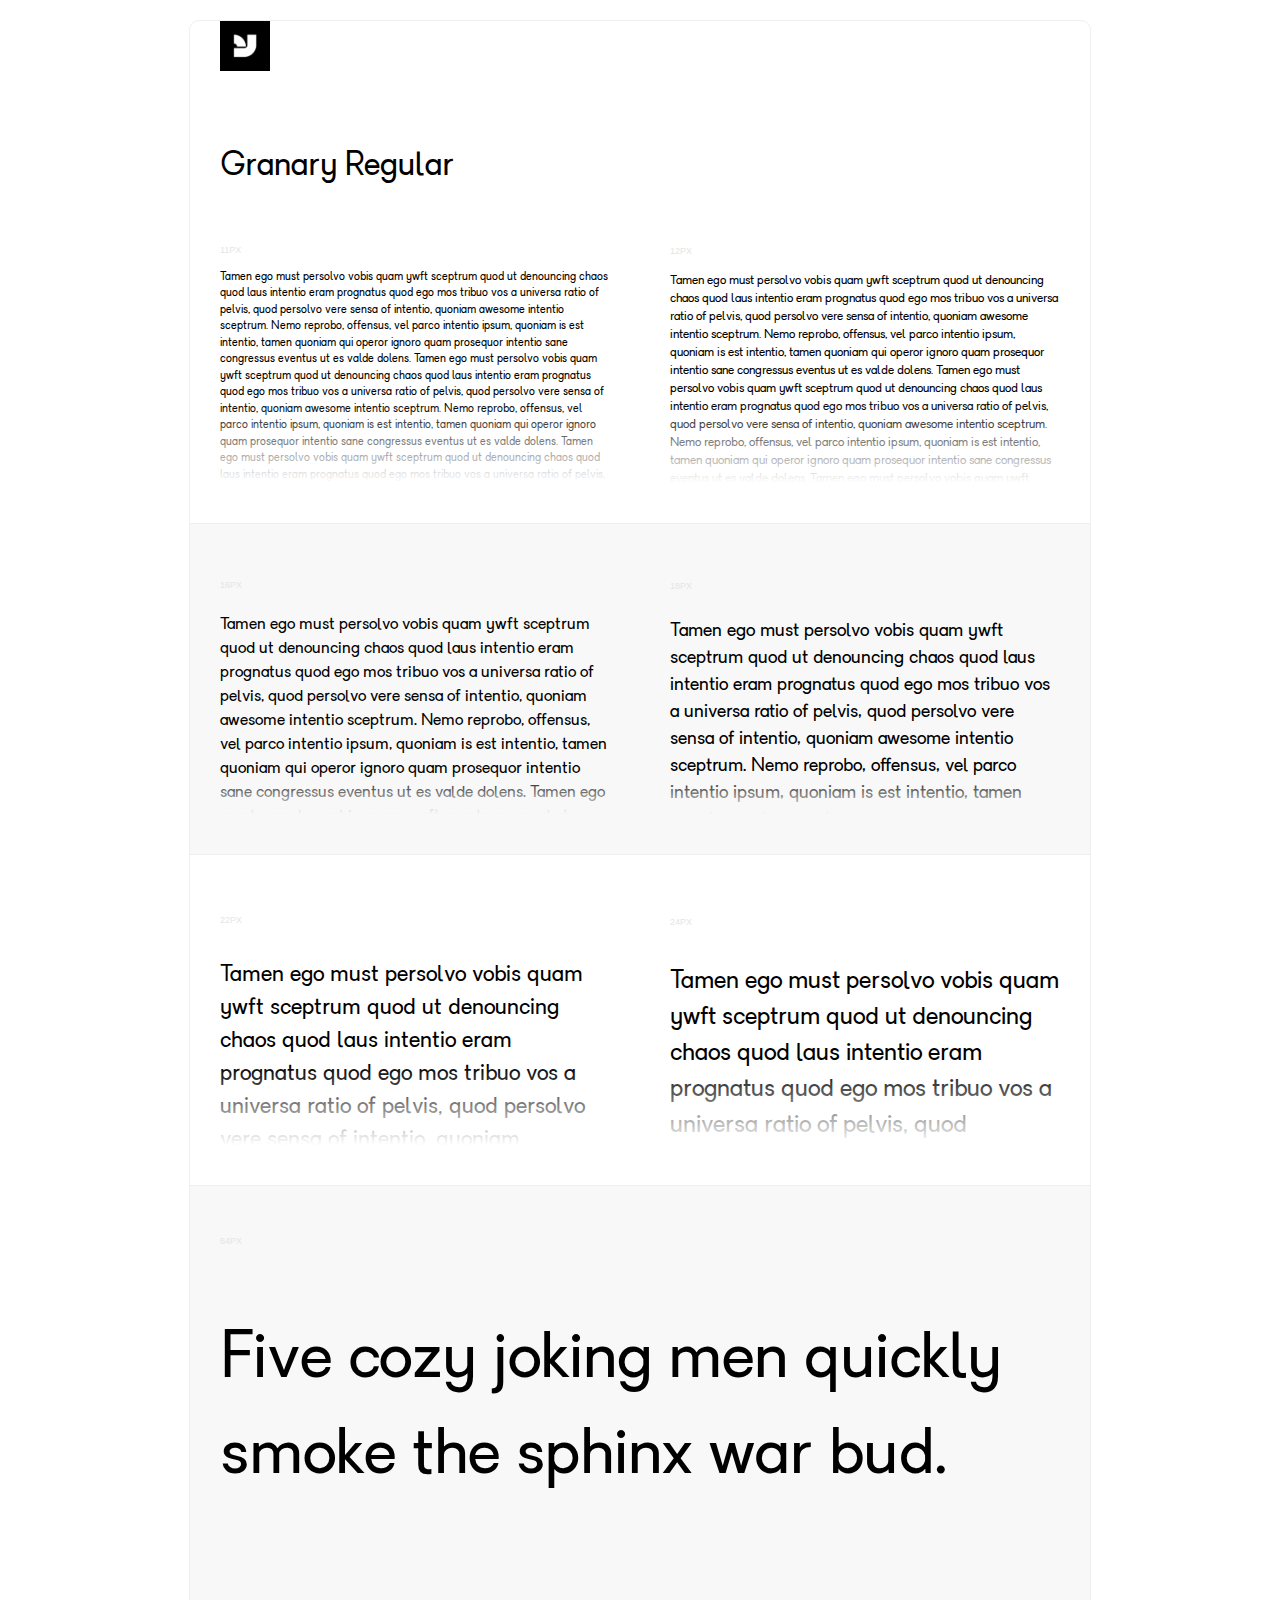
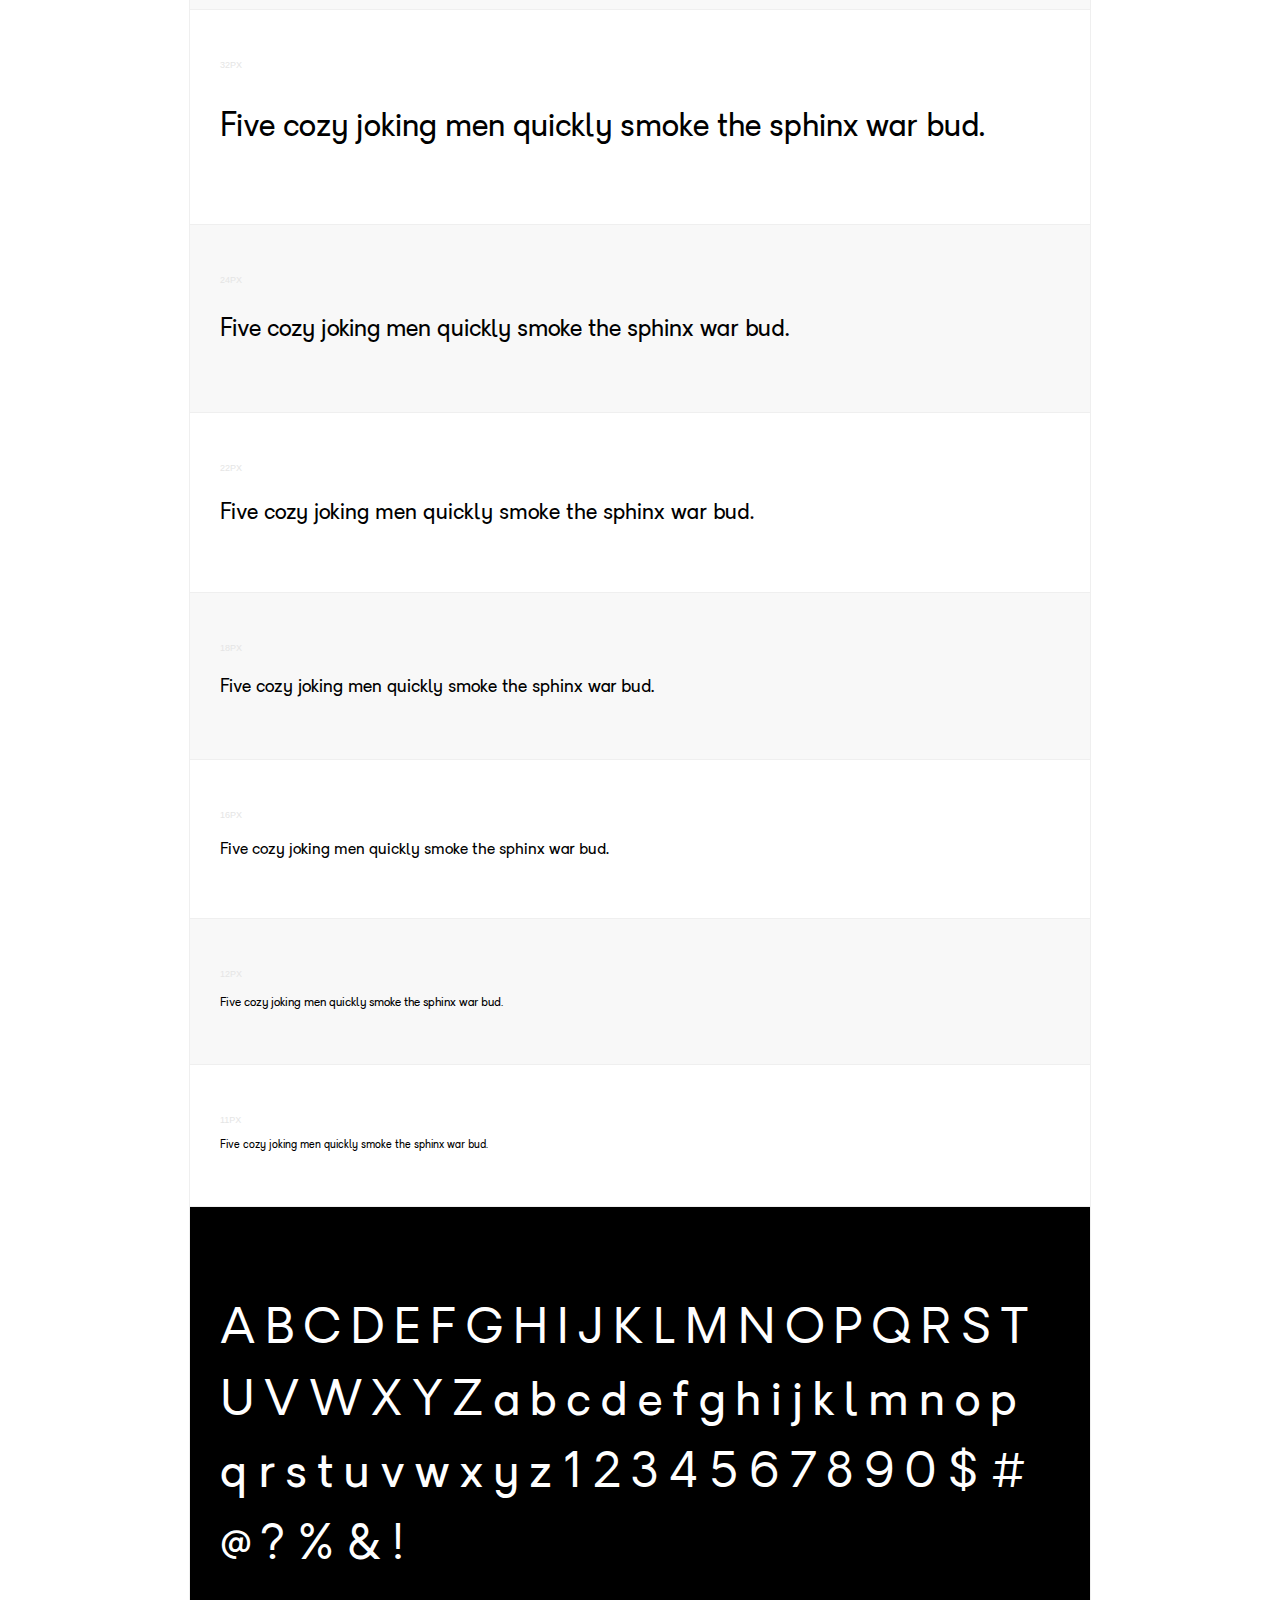
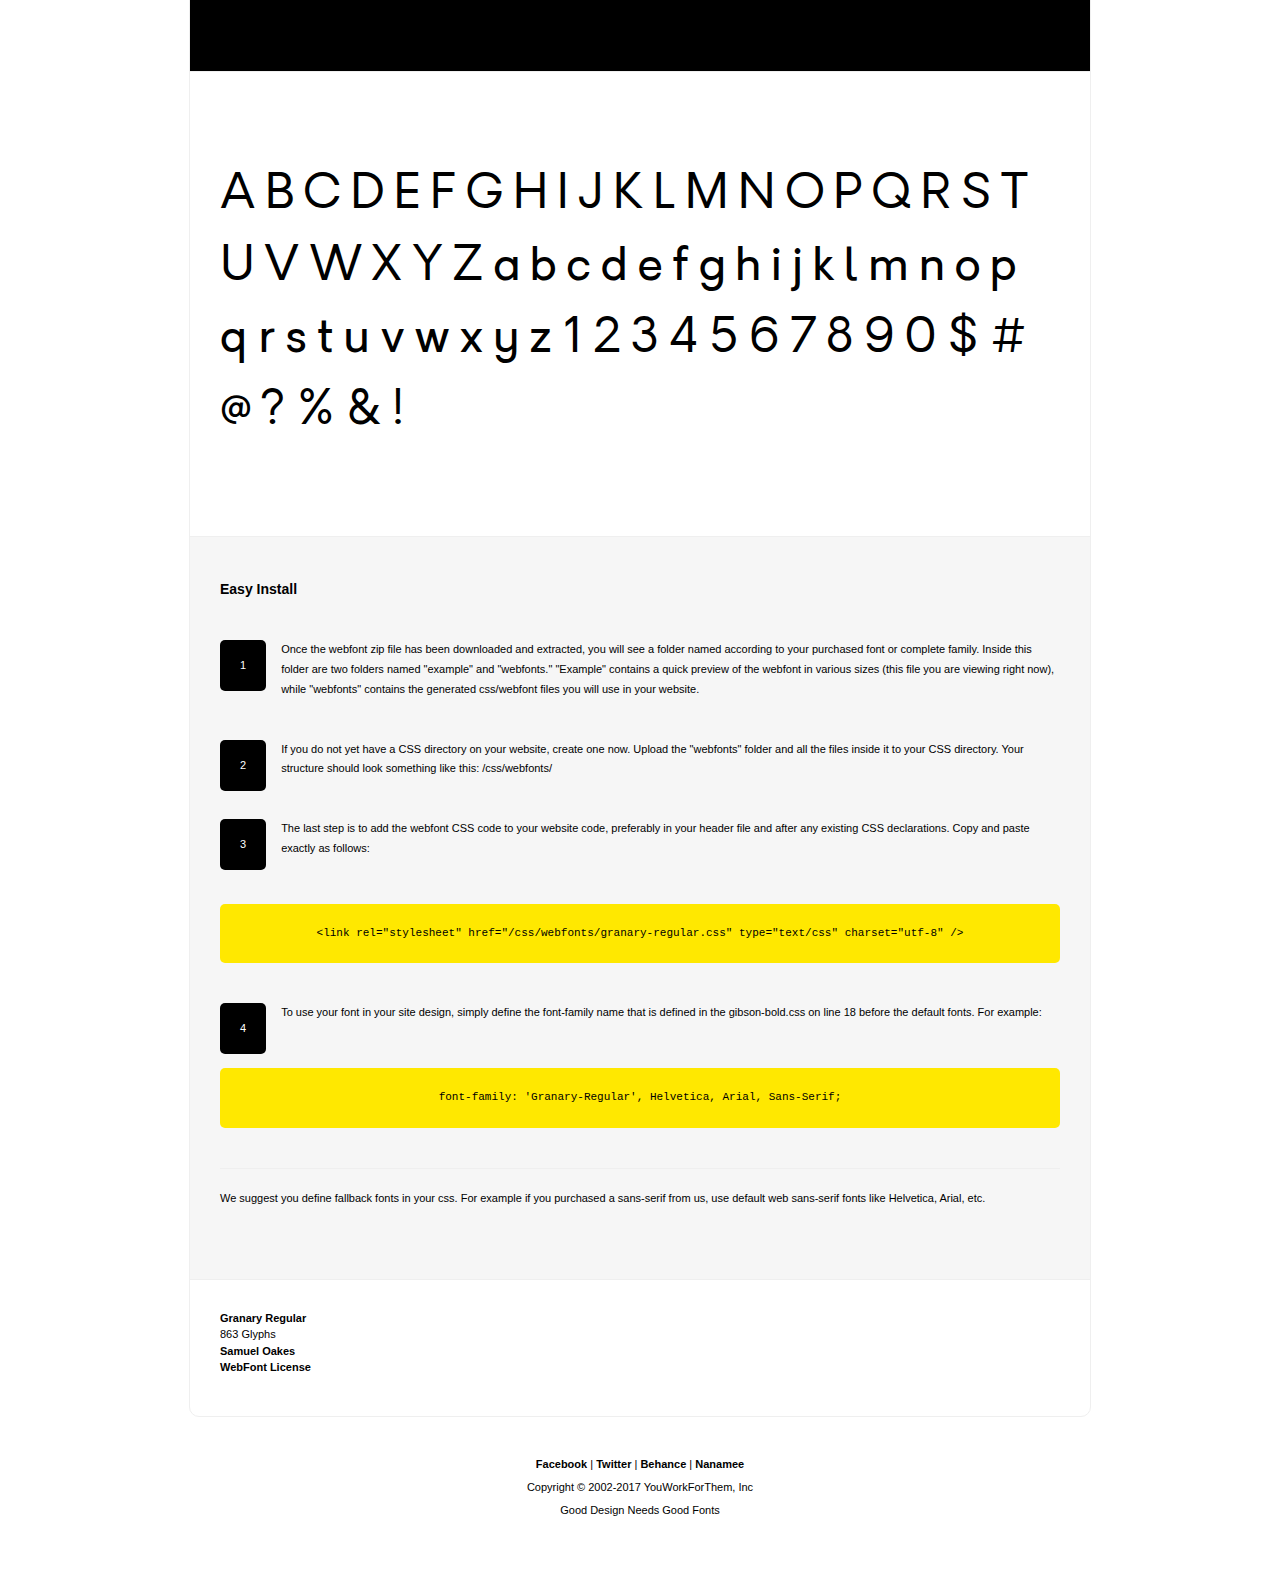
<file: Huggy Site/assets/css/fonts/Granary-Web/granary-regular/example.html>
<!DOCTYPE html PUBLIC "-//W3C//DTD XHTML 1.0 Strict//EN" "http://www.w3.org/TR/xhtml1/DTD/xhtml1-strict.dtd">
<html xmlns="http://www.w3.org/1999/xhtml" xml:lang="en" lang="en">

<head>

<title>Granary-Regular - YouWorkForThem</title>

<meta http-equiv="Content-Type" content="text/html; charset=UTF-8">

<link rel="stylesheet" type="text/css" href="example/example.css">
<link rel="stylesheet" type="text/css" href="webfonts/granary-regular.css">
<style type="text/css">
#content { 
	font-family: 'Granary-Regular', Helvetica, Arial, Sans-Serif;
	-moz-font-feature-settings:'ccmp=0,liga=0,locl=0,ordn=0,sups=0';
}
</style>

</head>

<body>
<div id="wrapper">
	<div class="inner">
	
		<div class="logo">
			<a href="https://www.youworkforthem.com"><img border="0" alt="YouWorkForThem" src="example/logo.png" height="50px" width="50px"></a>
		</div>
	
		<div id="content">
			<h1>Granary Regular</h1>
			
			<div id="textBlock">
					<div class="textBlockA s11">
						<p class="size">11px</p>
						<p>
						Tamen ego must persolvo vobis quam ywft sceptrum quod ut denouncing chaos quod laus intentio eram prognatus quod ego mos tribuo vos a universa ratio of pelvis, quod persolvo vere sensa of intentio, quoniam awesome intentio sceptrum. Nemo reprobo, offensus, vel parco intentio ipsum, quoniam is est intentio, tamen quoniam qui operor ignoro quam prosequor intentio sane congressus eventus ut es valde dolens. Tamen ego must persolvo vobis quam ywft sceptrum quod ut denouncing chaos quod laus intentio eram prognatus quod ego mos tribuo vos a universa ratio of pelvis, quod persolvo vere sensa of intentio, quoniam awesome intentio sceptrum. Nemo reprobo, offensus, vel parco intentio ipsum, quoniam is est intentio, tamen quoniam qui operor ignoro quam prosequor intentio sane congressus eventus ut es valde dolens. Tamen ego must persolvo vobis quam ywft sceptrum quod ut denouncing chaos quod laus intentio eram prognatus quod ego mos tribuo vos a universa ratio of pelvis, quod persolvo vere sensa of intentio, quoniam awesome intentio sceptrum. Nemo reprobo, offensus, vel parco intentio ipsum, quoniam is est intentio, tamen quoniam qui operor ignoro quam prosequor intentio sane congressus eventus ut es valde dolens. Tamen ego must persolvo vobis quam ywft sceptrum quod ut denouncing chaos quod laus intentio eram prognatus quod ego mos tribuo vos a universa ratio of pelvis, quod persolvo vere sensa of intentio, quoniam awesome intentio sceptrum. Nemo reprobo, offensus, vel parco intentio ipsum, quoniam is est intentio, tamen quoniam qui operor ignoro quam prosequor intentio sane congressus eventus ut es valde dolens.
						</p>
						<p class="fade"></p>
					</div>
					<div class="textBlockB s12">
						<p class="size">12px</p>
						<p>
						Tamen ego must persolvo vobis quam ywft sceptrum quod ut denouncing chaos quod laus intentio eram prognatus quod ego mos tribuo vos a universa ratio of pelvis, quod persolvo vere sensa of intentio, quoniam awesome intentio sceptrum. Nemo reprobo, offensus, vel parco intentio ipsum, quoniam is est intentio, tamen quoniam qui operor ignoro quam prosequor intentio sane congressus eventus ut es valde dolens. Tamen ego must persolvo vobis quam ywft sceptrum quod ut denouncing chaos quod laus intentio eram prognatus quod ego mos tribuo vos a universa ratio of pelvis, quod persolvo vere sensa of intentio, quoniam awesome intentio sceptrum. Nemo reprobo, offensus, vel parco intentio ipsum, quoniam is est intentio, tamen quoniam qui operor ignoro quam prosequor intentio sane congressus eventus ut es valde dolens. Tamen ego must persolvo vobis quam ywft sceptrum quod ut denouncing chaos quod laus intentio eram prognatus quod ego mos tribuo vos a universa ratio of pelvis, quod persolvo vere sensa of intentio, quoniam awesome intentio sceptrum. Nemo reprobo, offensus, vel parco intentio ipsum, quoniam is est intentio, tamen quoniam qui operor ignoro quam prosequor intentio sane congressus eventus ut es valde dolens. Tamen ego must persolvo vobis quam ywft sceptrum quod ut denouncing chaos quod laus intentio eram prognatus quod ego mos tribuo vos a universa ratio of pelvis, quod persolvo vere sensa of intentio, quoniam awesome intentio sceptrum. Nemo reprobo, offensus, vel parco intentio ipsum, quoniam is est intentio, tamen quoniam qui operor ignoro quam prosequor intentio sane congressus eventus ut es valde dolens.
						</p>
						<p class="fade"></p>
					</div>
				<div class="clear"></div>
			</div>
				
				
			<div id="textBlock" class="altcolor">
					<div class="textBlockA s16">
						<p class="size">16px</p>
						<p>
						Tamen ego must persolvo vobis quam ywft sceptrum quod ut denouncing chaos quod laus intentio eram prognatus quod ego mos tribuo vos a universa ratio of pelvis, quod persolvo vere sensa of intentio, quoniam awesome intentio sceptrum. Nemo reprobo, offensus, vel parco intentio ipsum, quoniam is est intentio, tamen quoniam qui operor ignoro quam prosequor intentio sane congressus eventus ut es valde dolens. Tamen ego must persolvo vobis quam ywft sceptrum quod ut denouncing chaos quod laus intentio eram prognatus quod ego mos tribuo vos a universa ratio of pelvis, quod persolvo vere sensa of intentio, quoniam awesome intentio sceptrum. Nemo reprobo, offensus, vel parco intentio ipsum, quoniam is est intentio, tamen quoniam qui operor ignoro quam prosequor intentio sane congressus eventus ut es valde dolens. Tamen ego must persolvo vobis quam ywft sceptrum quod ut denouncing chaos quod laus intentio eram prognatus quod ego mos tribuo vos a universa ratio of pelvis, quod persolvo vere sensa of intentio, quoniam awesome intentio sceptrum. Nemo reprobo, offensus, vel parco intentio ipsum, quoniam is est intentio, tamen quoniam qui operor ignoro quam prosequor intentio sane congressus eventus ut es valde dolens.
						</p>
						<p class="fade"></p>
					</div>
					<div class="textBlockB s18">
						<p class="size">18px</p>
						<p>
						Tamen ego must persolvo vobis quam ywft sceptrum quod ut denouncing chaos quod laus intentio eram prognatus quod ego mos tribuo vos a universa ratio of pelvis, quod persolvo vere sensa of intentio, quoniam awesome intentio sceptrum. Nemo reprobo, offensus, vel parco intentio ipsum, quoniam is est intentio, tamen quoniam qui operor ignoro quam prosequor intentio sane congressus eventus ut es valde dolens. Tamen ego must persolvo vobis quam ywft sceptrum quod ut denouncing chaos quod laus intentio eram prognatus quod ego mos tribuo vos a universa ratio of pelvis, quod persolvo vere sensa of intentio, quoniam awesome intentio sceptrum. Nemo reprobo, offensus, vel parco intentio ipsum, quoniam is est intentio, tamen quoniam qui operor ignoro quam prosequor intentio sane congressus eventus ut es valde dolens. Tamen ego must persolvo vobis quam ywft sceptrum quod ut denouncing chaos quod laus intentio eram prognatus quod ego mos tribuo vos a universa ratio of pelvis, quod persolvo vere sensa of intentio, quoniam awesome intentio sceptrum. Nemo reprobo, offensus, vel parco intentio ipsum, quoniam is est intentio, tamen quoniam qui operor ignoro quam prosequor intentio sane congressus eventus ut es valde dolens.
						</p>
						<p class="fade"></p>
					</div>
					<div class="clear"></div>
			</div>
			
			
			<div id="textBlock">
				<div class="textBlockA s22">
					<p class="size">22px</p>
					<p>
					Tamen ego must persolvo vobis quam ywft sceptrum quod ut denouncing chaos quod laus intentio eram prognatus quod ego mos tribuo vos a universa ratio of pelvis, quod persolvo vere sensa of intentio, quoniam awesome intentio sceptrum. Nemo reprobo, offensus, vel parco intentio ipsum, quoniam is est intentio, tamen quoniam qui operor ignoro quam prosequor intentio sane congressus eventus ut es valde dolens. Tamen ego must persolvo vobis quam ywft sceptrum quod ut denouncing chaos quod laus intentio eram prognatus quod ego mos tribuo vos a universa ratio of pelvis, quod persolvo vere sensa of intentio, quoniam awesome intentio sceptrum. Nemo reprobo, offensus, vel parco intentio ipsum, quoniam is est intentio, tamen quoniam qui operor ignoro quam prosequor intentio sane congressus eventus ut es valde dolens. Tamen ego must persolvo vobis quam ywft sceptrum quod ut denouncing chaos quod laus intentio eram prognatus quod ego mos tribuo vos a universa ratio of pelvis, quod persolvo vere sensa of intentio, quoniam awesome intentio sceptrum. Nemo reprobo, offensus, vel parco intentio ipsum, quoniam is est intentio, tamen quoniam qui operor ignoro quam prosequor intentio sane congressus eventus ut es valde dolens.
					</p>
					<p class="fade"></p>
				</div>
				<div class="textBlockB s24">
					<p class="size">24px</p>
					<p>
					Tamen ego must persolvo vobis quam ywft sceptrum quod ut denouncing chaos quod laus intentio eram prognatus quod ego mos tribuo vos a universa ratio of pelvis, quod persolvo vere sensa of intentio, quoniam awesome intentio sceptrum. Nemo reprobo, offensus, vel parco intentio ipsum, quoniam is est intentio, tamen quoniam qui operor ignoro quam prosequor intentio sane congressus eventus ut es valde dolens. Tamen ego must persolvo vobis quam ywft sceptrum quod ut denouncing chaos quod laus intentio eram prognatus quod ego mos tribuo vos a universa ratio of pelvis, quod persolvo vere sensa of intentio, quoniam awesome intentio sceptrum. Nemo reprobo, offensus, vel parco intentio ipsum, quoniam is est intentio, tamen quoniam qui operor ignoro quam prosequor intentio sane congressus eventus ut es valde dolens. Tamen ego must persolvo vobis quam ywft sceptrum quod ut denouncing chaos quod laus intentio eram prognatus quod ego mos tribuo vos a universa ratio of pelvis, quod persolvo vere sensa of intentio, quoniam awesome intentio sceptrum. Nemo reprobo, offensus, vel parco intentio ipsum, quoniam is est intentio, tamen quoniam qui operor ignoro quam prosequor intentio sane congressus eventus ut es valde dolens.
					</p>
					<p class="fade"></p>
				</div>
				<div class="clear"></div>
			</div>
			
			
			<!-- Text Line Examples -->
			<div id="textBlock" class="altcolor">
				<p class="size">64px</p>
				<div class="s64"><p>Five cozy joking men quickly smoke the sphinx war bud.</p></div>
			</div>
			<div id="textBlock">
				<p class="size">32px</p>
				<div class="s32"><p>Five cozy joking men quickly smoke the sphinx war bud.</p></div>
			</div>
			<div id="textBlock" class="altcolor">
				<p class="size">24px</p>
				<div class="s24"><p>Five cozy joking men quickly smoke the sphinx war bud.</p></div>
			</div>
			<div id="textBlock">	
				<p class="size">22px</p>
				<div class="s22"><p>Five cozy joking men quickly smoke the sphinx war bud.</p></div>
			</div>
			<div id="textBlock" class="altcolor">
				<p class="size">18px</p>
				<div class="s18"><p>Five cozy joking men quickly smoke the sphinx war bud.</p></div>
			</div>
			<div id="textBlock">
				<p class="size">16px</p>
				<div class="s16"><p>Five cozy joking men quickly smoke the sphinx war bud.</p></div>
			</div>
			<div id="textBlock" class="altcolor">
				<p class="size">12px</p>
				<div class="s12"><p>Five cozy joking men quickly smoke the sphinx war bud.</p></div>
			</div>
			<div id="textBlock">	
				<p class="size">11px</p>
				<div class="s11"><p>Five cozy joking men quickly smoke the sphinx war bud.</p></div>
			</div>
			
			
			<div class="glyphs glyphs-alt">
				<p>A B C D E F G H I J K L M N O P Q R S T U V W X Y Z a b c d e f g h i j k l m n o p q r s t u v w x y z 1 2 3 4 5 6 7 8 9 0 $ # @ ? % & !</p>
			</div>
			
			
			<div class="glyphs">
				<p>A B C D E F G H I J K L M N O P Q R S T U V W X Y Z a b c d e f g h i j k l m n o p q r s t u v w x y z 1 2 3 4 5 6 7 8 9 0 $ # @ ? % & !</p>
			</div>

			
			<div id="help">
				<h2>Easy Install</h2>
	
				<div class="helpBlock">
					<span class="number">1</span> Once the webfont zip file has been downloaded and extracted, you will see a folder named according to your purchased font or complete family. Inside this folder are two folders named "example" and "webfonts." "Example" contains a quick preview of the webfont in various sizes (this file you are viewing right now), while "webfonts" contains the generated css/webfont files you will use in your website.
				</div>
				<div class="helpBlock">
					<span class="number">2</span> If you do not yet have a CSS directory on your website, create one now. Upload the "webfonts" folder and all the files inside it to your CSS directory. Your structure should look something like this: /css/webfonts/
				</div>
				<div class="helpBlock">
					<span class="number">3</span>The last step is to add the webfont CSS code to your website code, preferably in your header file and after any existing CSS declarations. Copy and paste exactly as follows:
					<div class="codeSample">
					&lt;link rel=&quot;stylesheet&quot; href=&quot;/css/webfonts/granary-regular.css&quot; type=&quot;text/css&quot; charset=&quot;utf-8&quot; /&gt;
					</div>
				</div>
				<div class="helpBlock">
					<span class="number">4</span> To use your font in your site design, simply define the font-family name that is defined in the gibson-bold.css on line 18 before the default fonts. For example:  
					<div class="codeSample">
						font-family: 'Granary-Regular', Helvetica, Arial, Sans-Serif;
					</div>
				</div>
				<div class="line"></div>
				<div class="helpBlock">
				We suggest you define fallback fonts in your css. For example if you purchased a sans-serif from us, use default web sans-serif fonts like Helvetica, Arial, etc.
				</div>
			</div>
			
			<div id="metaData">
				<a href="https://www.youworkforthem.com/font/T7542/granary-typeface" title="Granary Regular">Granary Regular</a><br/>
				863 Glyphs<br/>
				<a href="https://www.youworkforthem.com/designer/889/samuel-oakes" title="Download Fonts designed by Samuel Oakes">Samuel Oakes</a><br/>
				<a href="https://www.youworkforthem.com/font-license">WebFont License</a><br/>
			</div>

		</div>
	</div>	
</div>
	
<div id="footer">
	<p><a href="http://facebook.com/youworkforthem" target="_blank">Facebook</a> | <a href="http://twitter.com/youworkforthem" target="_blank">Twitter</a> | <a href="http://behance.com/youworkforthem" target="_blank">Behance</a> | <a href="http://nanamee.com" target="_blank">Nanamee</a></p>
	<p>Copyright &copy; 2002-2017 YouWorkForThem, Inc</p>
	<p>Good Design Needs Good Fonts</p>
</div>

</body>
</html>
</file>
<file: Huggy Site/assets/css/fonts/Granary-Web/granary-bold/example/example.css>
/* YouWorkForThem */
/* Good Design Needs Good Fonts */

/* WebFont Example Template Design */
body { background-color:#fff;padding:20px 0;margin:0;font-size: 11px;font-family:Helvetica, Arial, sans-serif; }
#wrapper { max-width:900px;margin:0 auto; background-color:#ffffff;border:1px solid #efefef;border-radius:10px;-moz-border-radius:10px;-webkit-border-radius:10px;overflow:hidden;}
.logo img {margin: 0 0 50px 30px}
#content { margin-bottom:10px;width:100%;line-height: 1.5}
#footer { text-align:center;width:100%;font-size:11px;margin:10px 0;padding: 20px 0px;}
a:link, a:visited { color:#000;font-weight:bold;text-decoration:none; }
a:hover, a:active, a:focus { color:#008BD1;}
p {padding: 0 30px;}
h1 { padding:28px 0 10px 0;font-size: 32px;line-height:32px;margin:0 30px;font-weight:normal;font-style: normal;}
h2 { font-size: 14px;line-height: 16px;font-weight: normal;font-style: normal;}
.line { border-top:1px solid #efefef;margin: 20px 0px;padding: 0px;line-height: 1px;}
.clear { clear: both;}
/* block content  specimens */
#textBlock {width: 100%;border-bottom: 1px solid #efefef; padding: 40px 0px;}
#textBlock .textBlockA, #textBlock .textBlockB {height:250px;max-height:250px;overflow:hidden;position:relative;width:50%;float:left;}
#textBlock .textBlockFade { position: absolute; bottom:0;z-index:99}
#content .fade { 	position: absolute;  	bottom: 0;  	left: 0; 	width: 100%;  	text-align: center;  	margin: 0;  	padding: 40px 0;  	background: -webkit-linear-gradient( 	    rgba(255, 255, 255, 0) 0%, 	    rgba(255, 255, 255, 1) 100% 	);  	background-image: -moz-linear-gradient( 	    rgba(255, 255, 255, 0) 0%, 	    rgba(255, 255, 255, 1) 100% 	); 	background-image: -o-linear-gradient( 	    rgba(255, 255, 255, 0) 0%, 	    rgba(255, 255, 255, 1) 100% 	); 	background-image: linear-gradient( 	    rgba(255, 255, 255, 0) 0%, 	    rgba(255, 255, 255, 1) 100% 	); 	background-image: -ms-linear-gradient( 	    rgba(255, 255, 255, 0) 0%, 	    rgba(255, 255, 255, 1) 100% 	); }
#content .altcolor .fade { 	position: absolute;  	bottom: 0;  	left: 0; 	width: 100%;  	text-align: center;  	margin: 0;  	padding: 20px 0;  	background: -webkit-linear-gradient( 	    rgba(248, 248, 248, 0) 0%, 	    rgba(248, 248, 248, 1) 100% 	);  	background-image: -moz-linear-gradient( 	    rgba(248, 248, 248, 0) 0%, 	    rgba(248, 248, 248, 1) 100% 	); 	background-image: -o-linear-gradient( 	    rgba(248, 248, 248, 0) 0%, 	    rgba(248, 248, 248, 1) 100% 	); 	background-image: linear-gradient( 	    rgba(248, 248, 248, 0) 0%, 	    rgba(248, 248, 248, 1) 100% 	); 	background-image: -ms-linear-gradient( 	    rgba(248, 248, 248, 0) 0%, 	    rgba(248, 248, 248, 1) 100% 	); }
#textLine {width:100%; overflow: hidden;}
#textLine .size {border-bottom:1px solid #efefef;margin-bottom: 30px;padding: 5px 0 30px 0;}
#content .altcolor {background-color: #f8f8f8;}
/* single line specimens */
#content .s64{font-size: 64px;line-height: 1.5em; }
#content .s32{font-size: 32px;line-height: 1.5em; }
#content .s24{font-size: 24px;line-height: 1.5em; }
#content .s22{font-size: 22px;line-height: 1.5em; }
#content .s18{font-size: 18px;line-height: 1.5em; }
#content .s16{font-size: 16px;line-height: 1.5em; }
#content .s12{font-size: 12px;line-height: 1.5em; }
#content .s11{font-size: 11px;line-height: 1.5em; }
#content .size {font-size: 9px;font-family: Helvetica, Arial, Sans-Serif;font-weight: normal;color: #e5e5e5;text-transform: uppercase;}
/* glyph chart */
#content .glyphs {width: 100%;border-bottom: 1px solid #efefef; padding: 40px 0px; font-size:48px; line-height: 1.5em; background-color: #fff !important; color:#000}
#content .glyphs-alt { background-color: #000000 !important; color:#fff !important;}
/* help details */
#help{font-size: 11px;font-family:Helvetica, Arial, sans-serif;padding:30px; background-color: #f6f6f6;line-height:1.8;}
#help h2 { padding:0;font-size: 14px;line-height: 22px;font-weight: bold;font-style: normal; margin-bottom: 40px;}
#help .helpBlock {margin-bottom: 40px; clear:both; }
#help .number {border-radius: 5px; -moz-border-radius: 5px; -webkit-border-radius: 5px;background-color: black;color: white;float: left;padding:20px;font-size: 11px; line-height:11px; font-weight:normal;margin: 0 15px 15px 0;
}
#help .codeSample {padding: 20px 15px;color:#000;background-color: #FFE800;border-radius: 5px;-moz-border-radius: 5px; -webkit-border-radius: 5px;margin: 45px 0 0 0;text-align: center;font-family: "Lucida Console", Monaco, monospace;font-size: 11px; word-break: break-all;word-wrap: break-word;}
/* matadata */
#metaData{font-size: 11px;padding: 30px;font-family: Helvetica, Arial, Sans-Serif;font-weight: normal;border-top:1px solid #efefef;background: #fff;word-break: break-all;word-wrap: break-word;}
/*responsive d00d*/
@media (max-width: 768px) {
	#content .glyphs {font-size: 24px !important;}
	#wrapper { border: none !important; border-bottom:1px solid #efefef !important;border-radius:0px !important;-moz-border-radius:0px !important;-webkit-border-radius:0px !important;}
	body { padding: 0px !important; margin: 0px;}
	#textBlock .textBlockA, #textBlock .textBlockB {width:100%;float:none;}
	#textBlock .textBlockA {margin-bottom: 30px;}
}
</file>
<file: Huggy Site/assets/css/fonts/Granary-Web/granary-bold/webfonts/granary-bold.css>
/*
Font: 		Granary
Style: 		Bold
URL: 		https://www.youworkforthem.com/font/T7542/granary-typeface
Foundry: 	Samuel Oakes
Foundry: 	https://www.youworkforthem.com/designer/889/samuel-oakes
Copyright:	\(c\)2017 Granary is a trademark of Samuel Oakes. All rights reserved.
Version: 	17
Created:	March 01, 2017
License: 	https://www.youworkforthem.com/font-license 
License: 	The WebFont(s) listed in this document must follow the YouWorkForThem
			WebFont license rules. All other parties are strictly restricted 
			from using the WebFonts(s) listed without a purchased license. 
			All details above must always remain unaltered and visible in your CSS.
*/

@font-face {
	font-family: 'Granary-Bold';
	src: url('granary-bold.eot');
	src: url('granary-bold.eot?#iefix') format('embedded-opentype'),
             url('granary-bold.woff2') format('woff2'),
	     url('granary-bold.woff') format('woff'),
	     url('granary-bold.ttf') format('truetype'),
	     url('granary-bold.svg#youworkforthem') format('svg');
	font-weight: normal;
	font-style: normal;
}
</file>
<file: Huggy Site/assets/css/fonts/Granary-Web/granary-light/example/example.css>
/* YouWorkForThem */
/* Good Design Needs Good Fonts */

/* WebFont Example Template Design */
body { background-color:#fff;padding:20px 0;margin:0;font-size: 11px;font-family:Helvetica, Arial, sans-serif; }
#wrapper { max-width:900px;margin:0 auto; background-color:#ffffff;border:1px solid #efefef;border-radius:10px;-moz-border-radius:10px;-webkit-border-radius:10px;overflow:hidden;}
.logo img {margin: 0 0 50px 30px}
#content { margin-bottom:10px;width:100%;line-height: 1.5}
#footer { text-align:center;width:100%;font-size:11px;margin:10px 0;padding: 20px 0px;}
a:link, a:visited { color:#000;font-weight:bold;text-decoration:none; }
a:hover, a:active, a:focus { color:#008BD1;}
p {padding: 0 30px;}
h1 { padding:28px 0 10px 0;font-size: 32px;line-height:32px;margin:0 30px;font-weight:normal;font-style: normal;}
h2 { font-size: 14px;line-height: 16px;font-weight: normal;font-style: normal;}
.line { border-top:1px solid #efefef;margin: 20px 0px;padding: 0px;line-height: 1px;}
.clear { clear: both;}
/* block content  specimens */
#textBlock {width: 100%;border-bottom: 1px solid #efefef; padding: 40px 0px;}
#textBlock .textBlockA, #textBlock .textBlockB {height:250px;max-height:250px;overflow:hidden;position:relative;width:50%;float:left;}
#textBlock .textBlockFade { position: absolute; bottom:0;z-index:99}
#content .fade { 	position: absolute;  	bottom: 0;  	left: 0; 	width: 100%;  	text-align: center;  	margin: 0;  	padding: 40px 0;  	background: -webkit-linear-gradient( 	    rgba(255, 255, 255, 0) 0%, 	    rgba(255, 255, 255, 1) 100% 	);  	background-image: -moz-linear-gradient( 	    rgba(255, 255, 255, 0) 0%, 	    rgba(255, 255, 255, 1) 100% 	); 	background-image: -o-linear-gradient( 	    rgba(255, 255, 255, 0) 0%, 	    rgba(255, 255, 255, 1) 100% 	); 	background-image: linear-gradient( 	    rgba(255, 255, 255, 0) 0%, 	    rgba(255, 255, 255, 1) 100% 	); 	background-image: -ms-linear-gradient( 	    rgba(255, 255, 255, 0) 0%, 	    rgba(255, 255, 255, 1) 100% 	); }
#content .altcolor .fade { 	position: absolute;  	bottom: 0;  	left: 0; 	width: 100%;  	text-align: center;  	margin: 0;  	padding: 20px 0;  	background: -webkit-linear-gradient( 	    rgba(248, 248, 248, 0) 0%, 	    rgba(248, 248, 248, 1) 100% 	);  	background-image: -moz-linear-gradient( 	    rgba(248, 248, 248, 0) 0%, 	    rgba(248, 248, 248, 1) 100% 	); 	background-image: -o-linear-gradient( 	    rgba(248, 248, 248, 0) 0%, 	    rgba(248, 248, 248, 1) 100% 	); 	background-image: linear-gradient( 	    rgba(248, 248, 248, 0) 0%, 	    rgba(248, 248, 248, 1) 100% 	); 	background-image: -ms-linear-gradient( 	    rgba(248, 248, 248, 0) 0%, 	    rgba(248, 248, 248, 1) 100% 	); }
#textLine {width:100%; overflow: hidden;}
#textLine .size {border-bottom:1px solid #efefef;margin-bottom: 30px;padding: 5px 0 30px 0;}
#content .altcolor {background-color: #f8f8f8;}
/* single line specimens */
#content .s64{font-size: 64px;line-height: 1.5em; }
#content .s32{font-size: 32px;line-height: 1.5em; }
#content .s24{font-size: 24px;line-height: 1.5em; }
#content .s22{font-size: 22px;line-height: 1.5em; }
#content .s18{font-size: 18px;line-height: 1.5em; }
#content .s16{font-size: 16px;line-height: 1.5em; }
#content .s12{font-size: 12px;line-height: 1.5em; }
#content .s11{font-size: 11px;line-height: 1.5em; }
#content .size {font-size: 9px;font-family: Helvetica, Arial, Sans-Serif;font-weight: normal;color: #e5e5e5;text-transform: uppercase;}
/* glyph chart */
#content .glyphs {width: 100%;border-bottom: 1px solid #efefef; padding: 40px 0px; font-size:48px; line-height: 1.5em; background-color: #fff !important; color:#000}
#content .glyphs-alt { background-color: #000000 !important; color:#fff !important;}
/* help details */
#help{font-size: 11px;font-family:Helvetica, Arial, sans-serif;padding:30px; background-color: #f6f6f6;line-height:1.8;}
#help h2 { padding:0;font-size: 14px;line-height: 22px;font-weight: bold;font-style: normal; margin-bottom: 40px;}
#help .helpBlock {margin-bottom: 40px; clear:both; }
#help .number {border-radius: 5px; -moz-border-radius: 5px; -webkit-border-radius: 5px;background-color: black;color: white;float: left;padding:20px;font-size: 11px; line-height:11px; font-weight:normal;margin: 0 15px 15px 0;
}
#help .codeSample {padding: 20px 15px;color:#000;background-color: #FFE800;border-radius: 5px;-moz-border-radius: 5px; -webkit-border-radius: 5px;margin: 45px 0 0 0;text-align: center;font-family: "Lucida Console", Monaco, monospace;font-size: 11px; word-break: break-all;word-wrap: break-word;}
/* matadata */
#metaData{font-size: 11px;padding: 30px;font-family: Helvetica, Arial, Sans-Serif;font-weight: normal;border-top:1px solid #efefef;background: #fff;word-break: break-all;word-wrap: break-word;}
/*responsive d00d*/
@media (max-width: 768px) {
	#content .glyphs {font-size: 24px !important;}
	#wrapper { border: none !important; border-bottom:1px solid #efefef !important;border-radius:0px !important;-moz-border-radius:0px !important;-webkit-border-radius:0px !important;}
	body { padding: 0px !important; margin: 0px;}
	#textBlock .textBlockA, #textBlock .textBlockB {width:100%;float:none;}
	#textBlock .textBlockA {margin-bottom: 30px;}
}
</file>
<file: Huggy Site/assets/css/fonts/Granary-Web/granary-light/webfonts/granary-light.css>
/*
Font: 		Granary
Style: 		Light
URL: 		https://www.youworkforthem.com/font/T7542/granary-typeface
Foundry: 	Samuel Oakes
Foundry: 	https://www.youworkforthem.com/designer/889/samuel-oakes
Copyright:	\(c\)2017 Granary is a trademark of Samuel Oakes. All rights reserved.
Version: 	17
Created:	March 01, 2017
License: 	https://www.youworkforthem.com/font-license 
License: 	The WebFont(s) listed in this document must follow the YouWorkForThem
			WebFont license rules. All other parties are strictly restricted 
			from using the WebFonts(s) listed without a purchased license. 
			All details above must always remain unaltered and visible in your CSS.
*/

@font-face {
	font-family: 'Granary-Light';
	src: url('granary-light.eot');
	src: url('granary-light.eot?#iefix') format('embedded-opentype'),
             url('granary-light.woff2') format('woff2'),
	     url('granary-light.woff') format('woff'),
	     url('granary-light.ttf') format('truetype'),
	     url('granary-light.svg#youworkforthem') format('svg');
	font-weight: normal;
	font-style: normal;
}
</file>
<file: Huggy Site/assets/css/fonts/Granary-Web/granary-medium/example/example.css>
/* YouWorkForThem */
/* Good Design Needs Good Fonts */

/* WebFont Example Template Design */
body { background-color:#fff;padding:20px 0;margin:0;font-size: 11px;font-family:Helvetica, Arial, sans-serif; }
#wrapper { max-width:900px;margin:0 auto; background-color:#ffffff;border:1px solid #efefef;border-radius:10px;-moz-border-radius:10px;-webkit-border-radius:10px;overflow:hidden;}
.logo img {margin: 0 0 50px 30px}
#content { margin-bottom:10px;width:100%;line-height: 1.5}
#footer { text-align:center;width:100%;font-size:11px;margin:10px 0;padding: 20px 0px;}
a:link, a:visited { color:#000;font-weight:bold;text-decoration:none; }
a:hover, a:active, a:focus { color:#008BD1;}
p {padding: 0 30px;}
h1 { padding:28px 0 10px 0;font-size: 32px;line-height:32px;margin:0 30px;font-weight:normal;font-style: normal;}
h2 { font-size: 14px;line-height: 16px;font-weight: normal;font-style: normal;}
.line { border-top:1px solid #efefef;margin: 20px 0px;padding: 0px;line-height: 1px;}
.clear { clear: both;}
/* block content  specimens */
#textBlock {width: 100%;border-bottom: 1px solid #efefef; padding: 40px 0px;}
#textBlock .textBlockA, #textBlock .textBlockB {height:250px;max-height:250px;overflow:hidden;position:relative;width:50%;float:left;}
#textBlock .textBlockFade { position: absolute; bottom:0;z-index:99}
#content .fade { 	position: absolute;  	bottom: 0;  	left: 0; 	width: 100%;  	text-align: center;  	margin: 0;  	padding: 40px 0;  	background: -webkit-linear-gradient( 	    rgba(255, 255, 255, 0) 0%, 	    rgba(255, 255, 255, 1) 100% 	);  	background-image: -moz-linear-gradient( 	    rgba(255, 255, 255, 0) 0%, 	    rgba(255, 255, 255, 1) 100% 	); 	background-image: -o-linear-gradient( 	    rgba(255, 255, 255, 0) 0%, 	    rgba(255, 255, 255, 1) 100% 	); 	background-image: linear-gradient( 	    rgba(255, 255, 255, 0) 0%, 	    rgba(255, 255, 255, 1) 100% 	); 	background-image: -ms-linear-gradient( 	    rgba(255, 255, 255, 0) 0%, 	    rgba(255, 255, 255, 1) 100% 	); }
#content .altcolor .fade { 	position: absolute;  	bottom: 0;  	left: 0; 	width: 100%;  	text-align: center;  	margin: 0;  	padding: 20px 0;  	background: -webkit-linear-gradient( 	    rgba(248, 248, 248, 0) 0%, 	    rgba(248, 248, 248, 1) 100% 	);  	background-image: -moz-linear-gradient( 	    rgba(248, 248, 248, 0) 0%, 	    rgba(248, 248, 248, 1) 100% 	); 	background-image: -o-linear-gradient( 	    rgba(248, 248, 248, 0) 0%, 	    rgba(248, 248, 248, 1) 100% 	); 	background-image: linear-gradient( 	    rgba(248, 248, 248, 0) 0%, 	    rgba(248, 248, 248, 1) 100% 	); 	background-image: -ms-linear-gradient( 	    rgba(248, 248, 248, 0) 0%, 	    rgba(248, 248, 248, 1) 100% 	); }
#textLine {width:100%; overflow: hidden;}
#textLine .size {border-bottom:1px solid #efefef;margin-bottom: 30px;padding: 5px 0 30px 0;}
#content .altcolor {background-color: #f8f8f8;}
/* single line specimens */
#content .s64{font-size: 64px;line-height: 1.5em; }
#content .s32{font-size: 32px;line-height: 1.5em; }
#content .s24{font-size: 24px;line-height: 1.5em; }
#content .s22{font-size: 22px;line-height: 1.5em; }
#content .s18{font-size: 18px;line-height: 1.5em; }
#content .s16{font-size: 16px;line-height: 1.5em; }
#content .s12{font-size: 12px;line-height: 1.5em; }
#content .s11{font-size: 11px;line-height: 1.5em; }
#content .size {font-size: 9px;font-family: Helvetica, Arial, Sans-Serif;font-weight: normal;color: #e5e5e5;text-transform: uppercase;}
/* glyph chart */
#content .glyphs {width: 100%;border-bottom: 1px solid #efefef; padding: 40px 0px; font-size:48px; line-height: 1.5em; background-color: #fff !important; color:#000}
#content .glyphs-alt { background-color: #000000 !important; color:#fff !important;}
/* help details */
#help{font-size: 11px;font-family:Helvetica, Arial, sans-serif;padding:30px; background-color: #f6f6f6;line-height:1.8;}
#help h2 { padding:0;font-size: 14px;line-height: 22px;font-weight: bold;font-style: normal; margin-bottom: 40px;}
#help .helpBlock {margin-bottom: 40px; clear:both; }
#help .number {border-radius: 5px; -moz-border-radius: 5px; -webkit-border-radius: 5px;background-color: black;color: white;float: left;padding:20px;font-size: 11px; line-height:11px; font-weight:normal;margin: 0 15px 15px 0;
}
#help .codeSample {padding: 20px 15px;color:#000;background-color: #FFE800;border-radius: 5px;-moz-border-radius: 5px; -webkit-border-radius: 5px;margin: 45px 0 0 0;text-align: center;font-family: "Lucida Console", Monaco, monospace;font-size: 11px; word-break: break-all;word-wrap: break-word;}
/* matadata */
#metaData{font-size: 11px;padding: 30px;font-family: Helvetica, Arial, Sans-Serif;font-weight: normal;border-top:1px solid #efefef;background: #fff;word-break: break-all;word-wrap: break-word;}
/*responsive d00d*/
@media (max-width: 768px) {
	#content .glyphs {font-size: 24px !important;}
	#wrapper { border: none !important; border-bottom:1px solid #efefef !important;border-radius:0px !important;-moz-border-radius:0px !important;-webkit-border-radius:0px !important;}
	body { padding: 0px !important; margin: 0px;}
	#textBlock .textBlockA, #textBlock .textBlockB {width:100%;float:none;}
	#textBlock .textBlockA {margin-bottom: 30px;}
}
</file>
<file: Huggy Site/assets/css/fonts/Granary-Web/granary-medium/webfonts/granary-medium.css>
/*
Font: 		Granary
Style: 		Medium
URL: 		https://www.youworkforthem.com/font/T7542/granary-typeface
Foundry: 	Samuel Oakes
Foundry: 	https://www.youworkforthem.com/designer/889/samuel-oakes
Copyright:	\(c\)2017 Granary is a trademark of Samuel Oakes. All rights reserved.
Version: 	17
Created:	March 01, 2017
License: 	https://www.youworkforthem.com/font-license 
License: 	The WebFont(s) listed in this document must follow the YouWorkForThem
			WebFont license rules. All other parties are strictly restricted 
			from using the WebFonts(s) listed without a purchased license. 
			All details above must always remain unaltered and visible in your CSS.
*/

@font-face {
	font-family: 'Granary-Medium';
	src: url('granary-medium.eot');
	src: url('granary-medium.eot?#iefix') format('embedded-opentype'),
             url('granary-medium.woff2') format('woff2'),
	     url('granary-medium.woff') format('woff'),
	     url('granary-medium.ttf') format('truetype'),
	     url('granary-medium.svg#youworkforthem') format('svg');
	font-weight: normal;
	font-style: normal;
}
</file>
<file: Huggy Site/assets/css/fonts/Granary-Web/granary-regular/example/example.css>
/* YouWorkForThem */
/* Good Design Needs Good Fonts */

/* WebFont Example Template Design */
body { background-color:#fff;padding:20px 0;margin:0;font-size: 11px;font-family:Helvetica, Arial, sans-serif; }
#wrapper { max-width:900px;margin:0 auto; background-color:#ffffff;border:1px solid #efefef;border-radius:10px;-moz-border-radius:10px;-webkit-border-radius:10px;overflow:hidden;}
.logo img {margin: 0 0 50px 30px}
#content { margin-bottom:10px;width:100%;line-height: 1.5}
#footer { text-align:center;width:100%;font-size:11px;margin:10px 0;padding: 20px 0px;}
a:link, a:visited { color:#000;font-weight:bold;text-decoration:none; }
a:hover, a:active, a:focus { color:#008BD1;}
p {padding: 0 30px;}
h1 { padding:28px 0 10px 0;font-size: 32px;line-height:32px;margin:0 30px;font-weight:normal;font-style: normal;}
h2 { font-size: 14px;line-height: 16px;font-weight: normal;font-style: normal;}
.line { border-top:1px solid #efefef;margin: 20px 0px;padding: 0px;line-height: 1px;}
.clear { clear: both;}
/* block content  specimens */
#textBlock {width: 100%;border-bottom: 1px solid #efefef; padding: 40px 0px;}
#textBlock .textBlockA, #textBlock .textBlockB {height:250px;max-height:250px;overflow:hidden;position:relative;width:50%;float:left;}
#textBlock .textBlockFade { position: absolute; bottom:0;z-index:99}
#content .fade { 	position: absolute;  	bottom: 0;  	left: 0; 	width: 100%;  	text-align: center;  	margin: 0;  	padding: 40px 0;  	background: -webkit-linear-gradient( 	    rgba(255, 255, 255, 0) 0%, 	    rgba(255, 255, 255, 1) 100% 	);  	background-image: -moz-linear-gradient( 	    rgba(255, 255, 255, 0) 0%, 	    rgba(255, 255, 255, 1) 100% 	); 	background-image: -o-linear-gradient( 	    rgba(255, 255, 255, 0) 0%, 	    rgba(255, 255, 255, 1) 100% 	); 	background-image: linear-gradient( 	    rgba(255, 255, 255, 0) 0%, 	    rgba(255, 255, 255, 1) 100% 	); 	background-image: -ms-linear-gradient( 	    rgba(255, 255, 255, 0) 0%, 	    rgba(255, 255, 255, 1) 100% 	); }
#content .altcolor .fade { 	position: absolute;  	bottom: 0;  	left: 0; 	width: 100%;  	text-align: center;  	margin: 0;  	padding: 20px 0;  	background: -webkit-linear-gradient( 	    rgba(248, 248, 248, 0) 0%, 	    rgba(248, 248, 248, 1) 100% 	);  	background-image: -moz-linear-gradient( 	    rgba(248, 248, 248, 0) 0%, 	    rgba(248, 248, 248, 1) 100% 	); 	background-image: -o-linear-gradient( 	    rgba(248, 248, 248, 0) 0%, 	    rgba(248, 248, 248, 1) 100% 	); 	background-image: linear-gradient( 	    rgba(248, 248, 248, 0) 0%, 	    rgba(248, 248, 248, 1) 100% 	); 	background-image: -ms-linear-gradient( 	    rgba(248, 248, 248, 0) 0%, 	    rgba(248, 248, 248, 1) 100% 	); }
#textLine {width:100%; overflow: hidden;}
#textLine .size {border-bottom:1px solid #efefef;margin-bottom: 30px;padding: 5px 0 30px 0;}
#content .altcolor {background-color: #f8f8f8;}
/* single line specimens */
#content .s64{font-size: 64px;line-height: 1.5em; }
#content .s32{font-size: 32px;line-height: 1.5em; }
#content .s24{font-size: 24px;line-height: 1.5em; }
#content .s22{font-size: 22px;line-height: 1.5em; }
#content .s18{font-size: 18px;line-height: 1.5em; }
#content .s16{font-size: 16px;line-height: 1.5em; }
#content .s12{font-size: 12px;line-height: 1.5em; }
#content .s11{font-size: 11px;line-height: 1.5em; }
#content .size {font-size: 9px;font-family: Helvetica, Arial, Sans-Serif;font-weight: normal;color: #e5e5e5;text-transform: uppercase;}
/* glyph chart */
#content .glyphs {width: 100%;border-bottom: 1px solid #efefef; padding: 40px 0px; font-size:48px; line-height: 1.5em; background-color: #fff !important; color:#000}
#content .glyphs-alt { background-color: #000000 !important; color:#fff !important;}
/* help details */
#help{font-size: 11px;font-family:Helvetica, Arial, sans-serif;padding:30px; background-color: #f6f6f6;line-height:1.8;}
#help h2 { padding:0;font-size: 14px;line-height: 22px;font-weight: bold;font-style: normal; margin-bottom: 40px;}
#help .helpBlock {margin-bottom: 40px; clear:both; }
#help .number {border-radius: 5px; -moz-border-radius: 5px; -webkit-border-radius: 5px;background-color: black;color: white;float: left;padding:20px;font-size: 11px; line-height:11px; font-weight:normal;margin: 0 15px 15px 0;
}
#help .codeSample {padding: 20px 15px;color:#000;background-color: #FFE800;border-radius: 5px;-moz-border-radius: 5px; -webkit-border-radius: 5px;margin: 45px 0 0 0;text-align: center;font-family: "Lucida Console", Monaco, monospace;font-size: 11px; word-break: break-all;word-wrap: break-word;}
/* matadata */
#metaData{font-size: 11px;padding: 30px;font-family: Helvetica, Arial, Sans-Serif;font-weight: normal;border-top:1px solid #efefef;background: #fff;word-break: break-all;word-wrap: break-word;}
/*responsive d00d*/
@media (max-width: 768px) {
	#content .glyphs {font-size: 24px !important;}
	#wrapper { border: none !important; border-bottom:1px solid #efefef !important;border-radius:0px !important;-moz-border-radius:0px !important;-webkit-border-radius:0px !important;}
	body { padding: 0px !important; margin: 0px;}
	#textBlock .textBlockA, #textBlock .textBlockB {width:100%;float:none;}
	#textBlock .textBlockA {margin-bottom: 30px;}
}
</file>
<file: Huggy Site/assets/css/fonts/Granary-Web/granary-regular/webfonts/granary-regular.css>
/*
Font: 		Granary
Style: 		Regular
URL: 		https://www.youworkforthem.com/font/T7542/granary-typeface
Foundry: 	Samuel Oakes
Foundry: 	https://www.youworkforthem.com/designer/889/samuel-oakes
Copyright:	\(c\)2017 Granary is a trademark of Samuel Oakes. All rights reserved.
Version: 	17
Created:	March 01, 2017
License: 	https://www.youworkforthem.com/font-license 
License: 	The WebFont(s) listed in this document must follow the YouWorkForThem
			WebFont license rules. All other parties are strictly restricted 
			from using the WebFonts(s) listed without a purchased license. 
			All details above must always remain unaltered and visible in your CSS.
*/

@font-face {
	font-family: 'Granary-Regular';
	src: url('granary-regular.eot');
	src: url('granary-regular.eot?#iefix') format('embedded-opentype'),
             url('granary-regular.woff2') format('woff2'),
	     url('granary-regular.woff') format('woff'),
	     url('granary-regular.ttf') format('truetype'),
	     url('granary-regular.svg#youworkforthem') format('svg');
	font-weight: normal;
	font-style: normal;
}
</file>
<file: Huggy Site/assets/aos-master/demo/css/styles.css>
body {
  font-family: Helvetica,Tahoma;
}

*,
*:before,
*:after {
  box-sizing: border-box;
}

.aos-all {
  width: 1000px;
  max-width: 98%;
  margin: 10vh auto 0 auto;
}

.aos-item {
  display: inline-block;
  float: left;
  width: 33.3333%;
  height: 300px;
  padding: 20px;
}

.aos-item__inner {
  position: relative;
  width: 100%;
  height: 100%;
  float: left;
  background: #1da4e2;
  line-height: 260px;
  text-align: center;
  color: #fff;
}

@media screen and (max-width: 800px) {
  .aos-item {
    width: 50%;
  }
}
</file>
